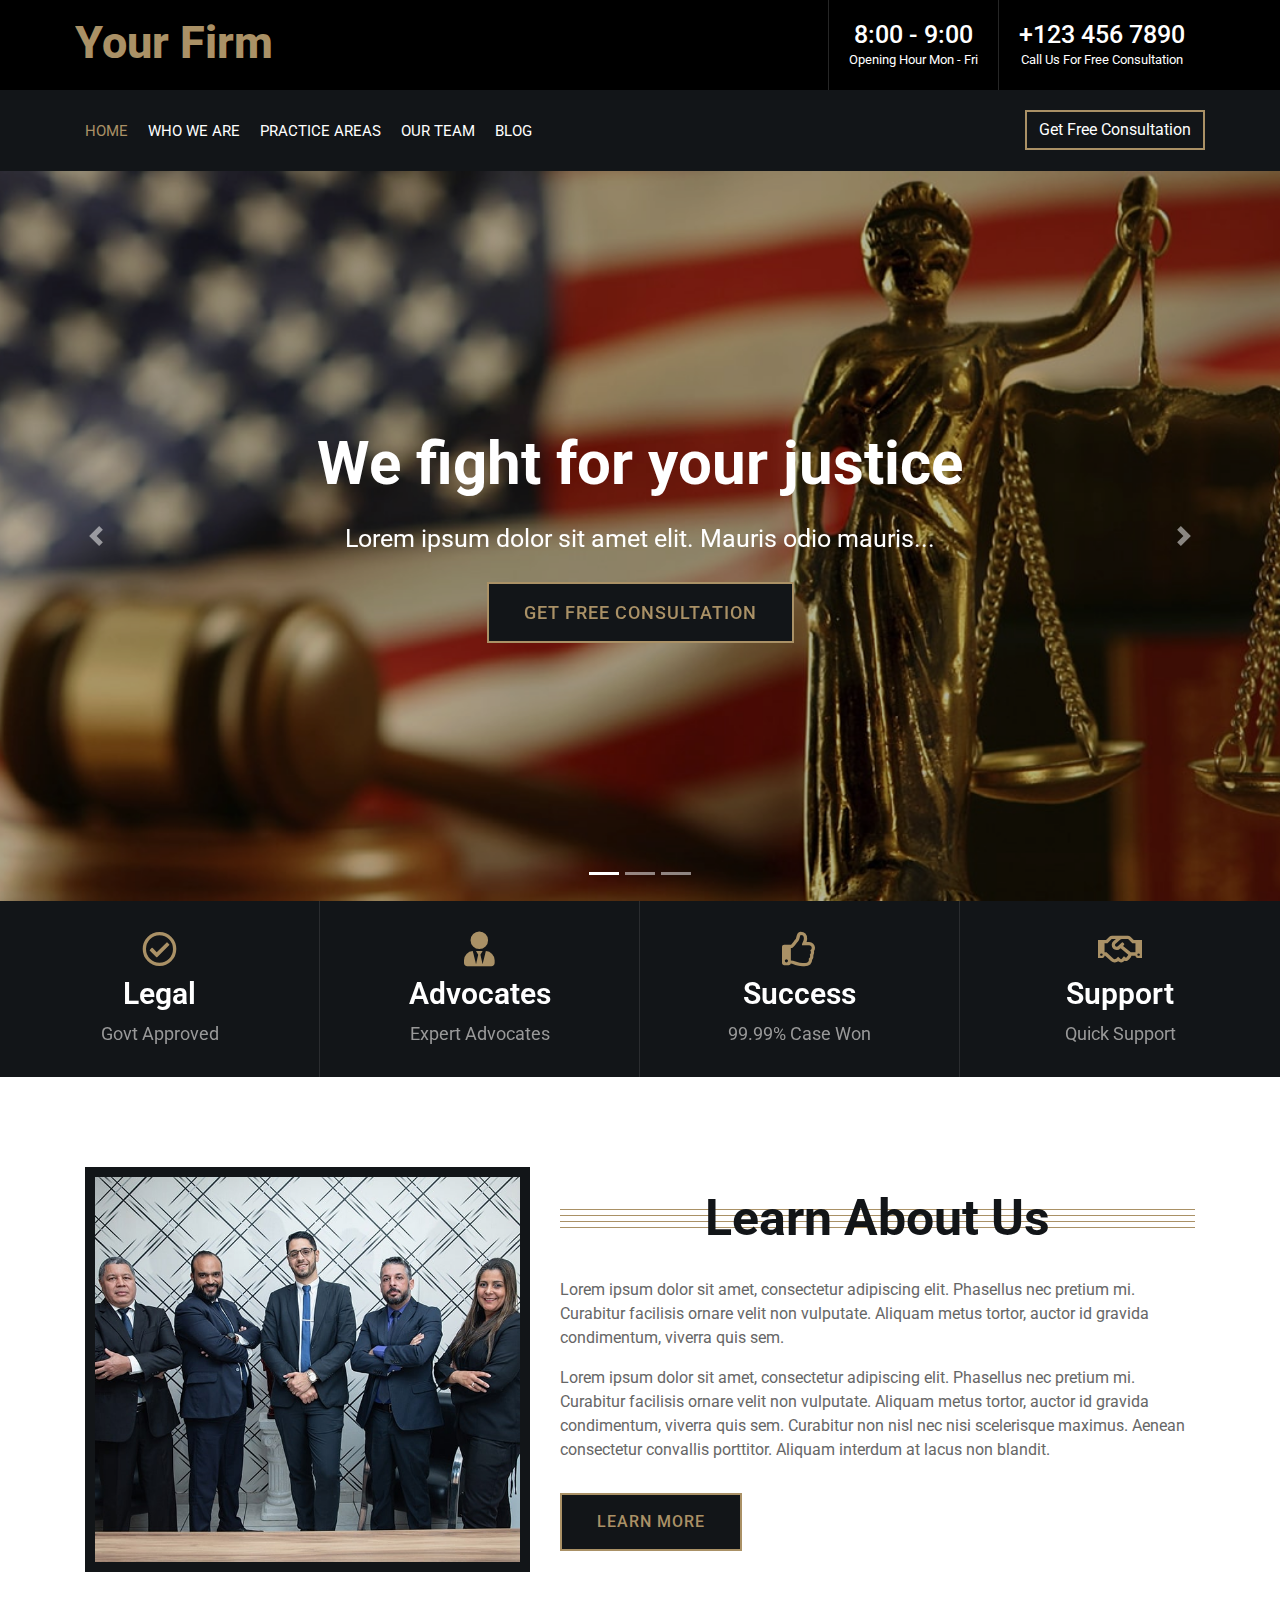
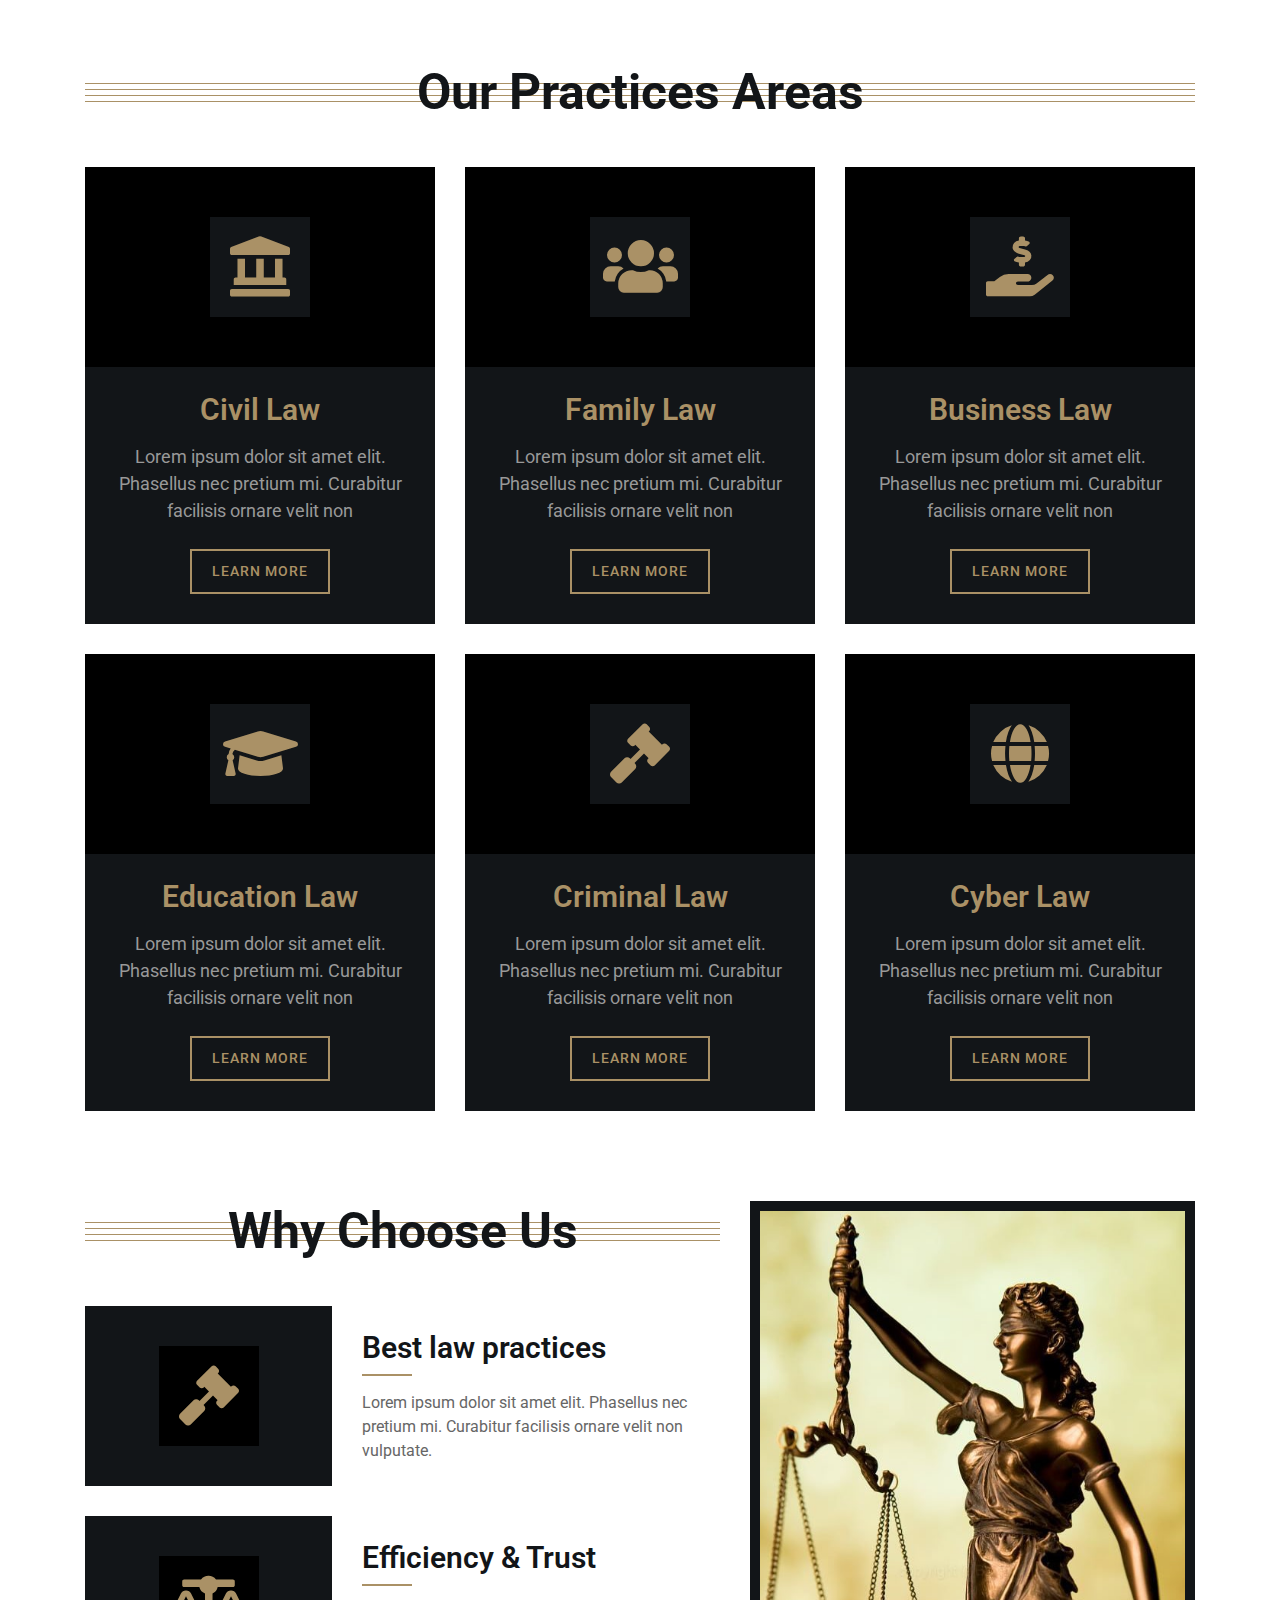
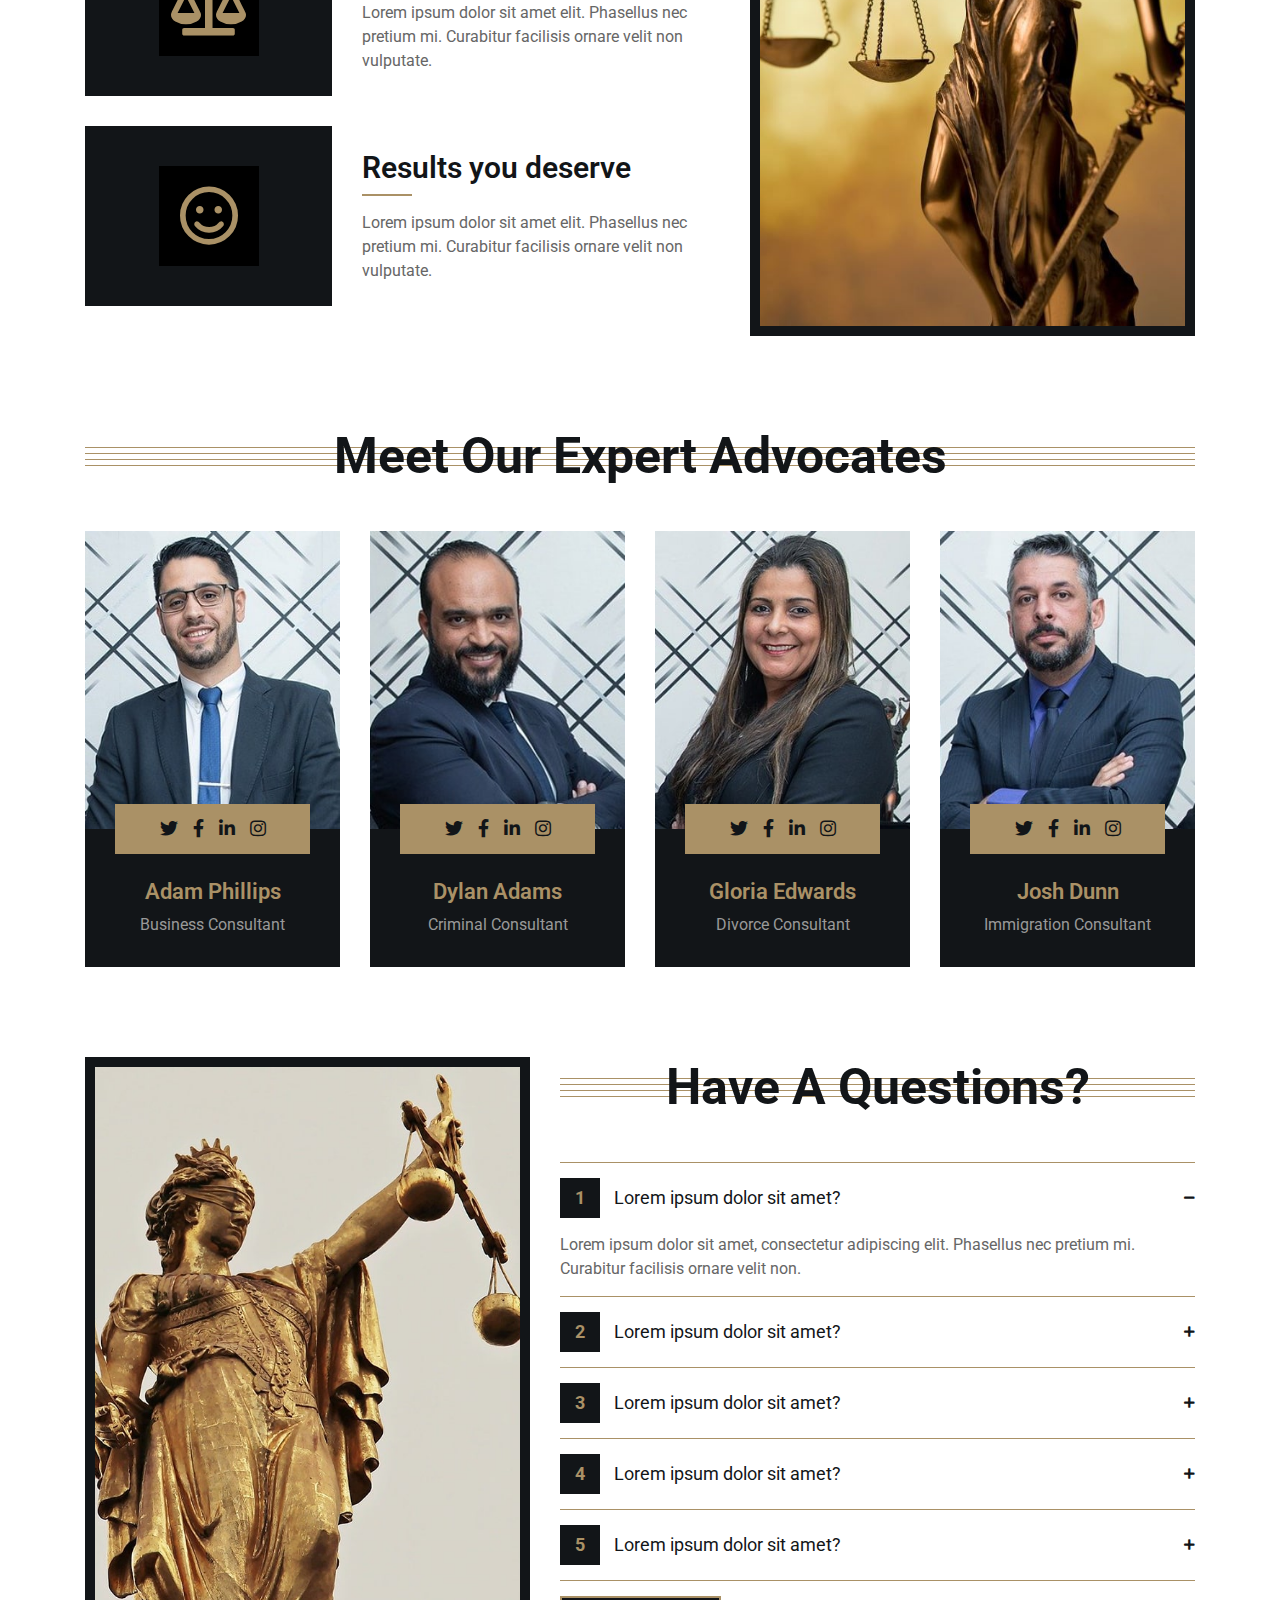
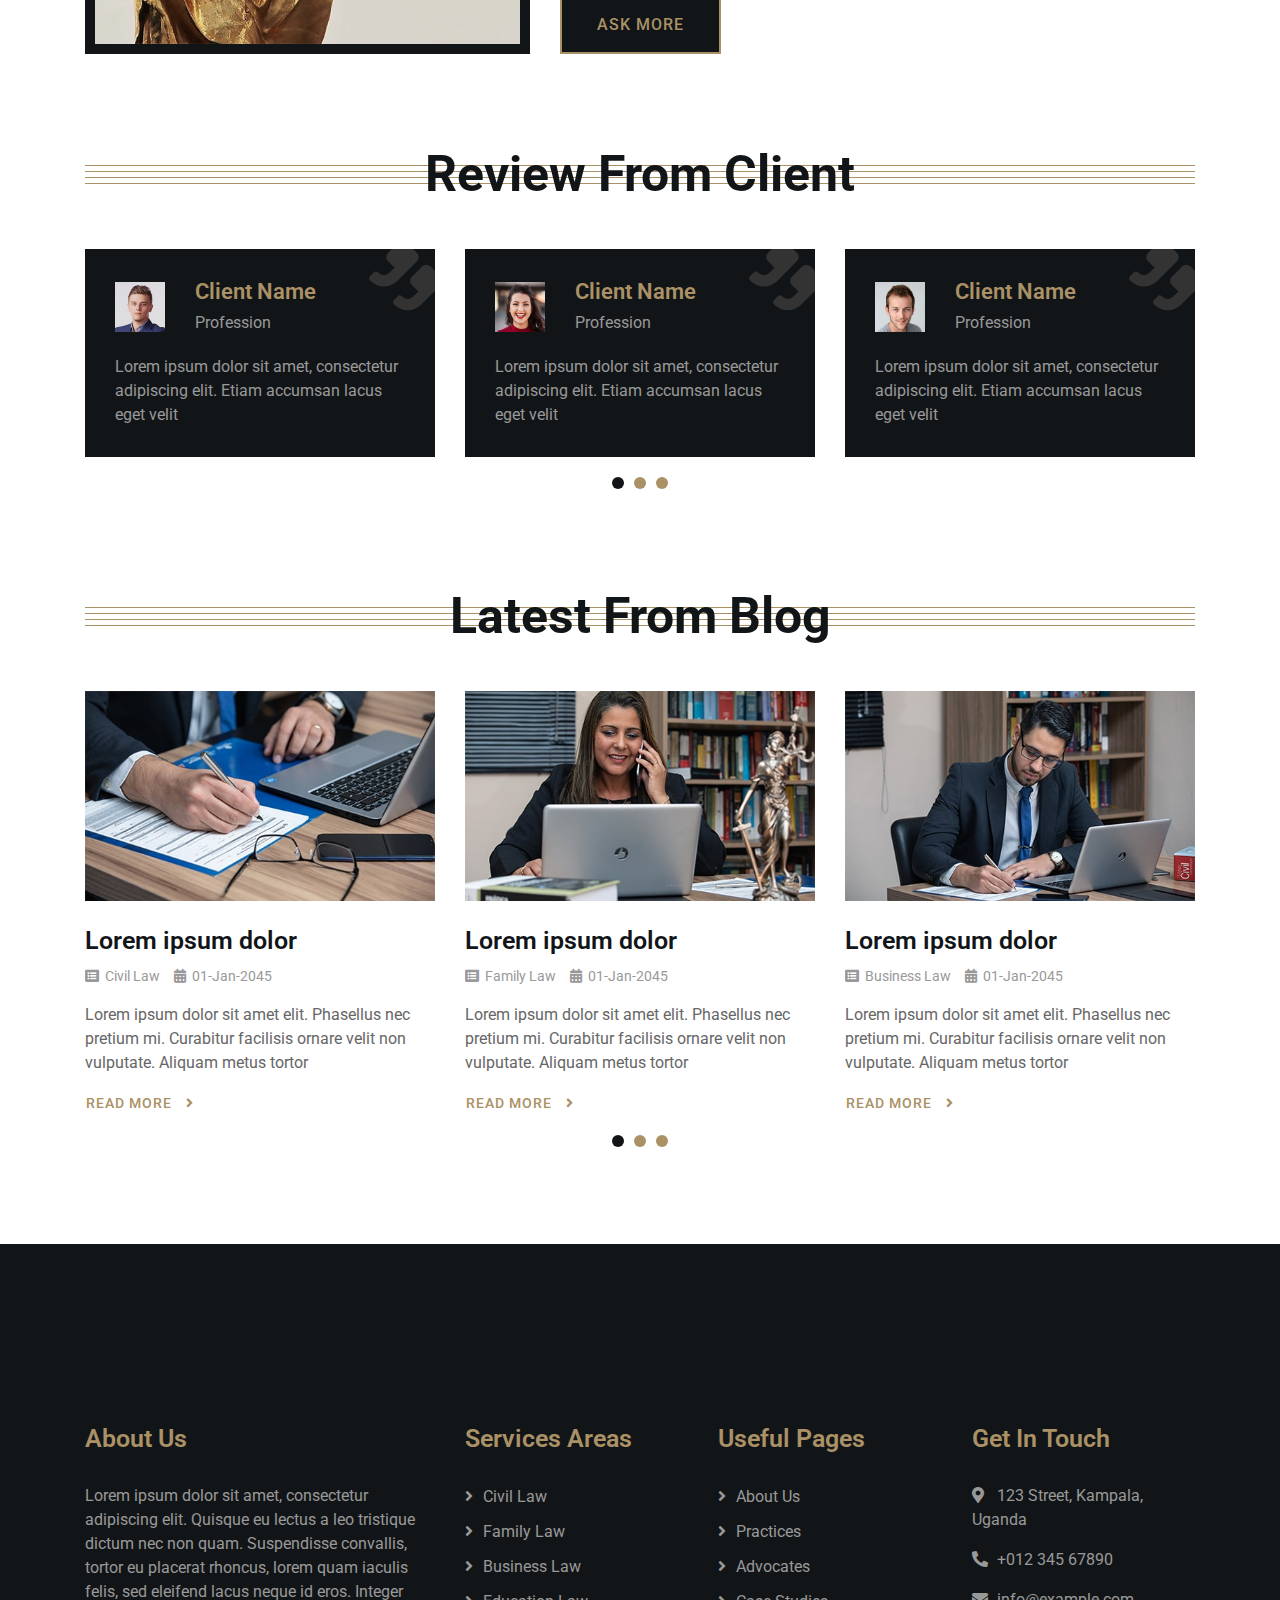
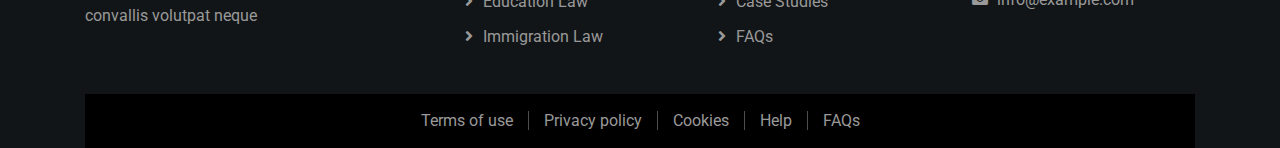
<file: index.html>
<!DOCTYPE html>
<html lang="en">
    <head>
        <meta charset="utf-8">
        <title>LEGAL CONSULTANTS</title>
        <meta content="width=device-width, initial-scale=1.0" name="viewport">
        <meta content="Law Firm Website Template" name="keywords">
        <meta content="Law Firm Website Template" name="description">

        <!-- Favicon -->
        <link href="img/favicon.ico" rel="icon">

        <!-- Google Font -->
        <link href="https://fonts.googleapis.com/css2?family=EB+Garamond:ital,wght@1,600;1,700;1,800&family=Roboto:wght@400;500&display=swap" rel="stylesheet"> 
        
        <!-- CSS Libraries -->
        <link href="https://stackpath.bootstrapcdn.com/bootstrap/4.4.1/css/bootstrap.min.css" rel="stylesheet">
        <link href="https://cdnjs.cloudflare.com/ajax/libs/font-awesome/5.10.0/css/all.min.css" rel="stylesheet">
        <link href="lib/animate/animate.min.css" rel="stylesheet">
        <link href="lib/owlcarousel/assets/owl.carousel.min.css" rel="stylesheet">

        <!-- Template Stylesheet -->
        <link href="css/style.css" rel="stylesheet">
    </head>

    <body>
        <div class="wrapper">
            <!-- Top Bar Start -->
            <div class="top-bar">
                <div class="container-fluid">
                    <div class="row">
                        <div class="col-lg-3">
                            <div class="logo">
                                <a href="index.html">
                                    <h2>Your Firm</h2>
                                    <!-- <img src="img/logo.jpg" alt="Logo"> -->
                                </a>
                            </div>
                        </div>
                        <div class="col-lg-9">
                            <div class="top-bar-right">
                                <div class="text">
                                    <h2>8:00 - 9:00</h2>
                                    <p>Opening Hour Mon - Fri</p>
                                </div>
                                <div class="text">
                                    <h2>+123 456 7890</h2>
                                    <p>Call Us For Free Consultation</p>
                                </div>
                                <!-- <div class="social">
                                    <a href=""><i class="fab fa-twitter"></i></a>
                                    <a href=""><i class="fab fa-facebook-f"></i></a>
                                    <a href=""><i class="fab fa-linkedin-in"></i></a>
                                    <a href=""><i class="fab fa-instagram"></i></a>
                                </div> -->
                            </div>
                        </div>
                    </div>
                </div>
            </div>
            <!-- Top Bar End -->

            <!-- Nav Bar Start -->
            <div class="nav-bar">
                <div class="container-fluid">
                    <nav class="navbar navbar-expand-lg bg-dark navbar-dark">
                        <a href="#" class="navbar-brand">MENU</a>
                        <button type="button" class="navbar-toggler" data-toggle="collapse" data-target="#navbarCollapse">
                            <span class="navbar-toggler-icon"></span>
                        </button>

                        <div class="collapse navbar-collapse justify-content-between" id="navbarCollapse">
                            <div class="navbar-nav mr-auto">
                                <a href="index.html" class="nav-item nav-link active">Home</a>
                                <a href="#about" class="nav-item nav-link">Who We Are</a>
                                <a href="#service" class="nav-item nav-link">Practice Areas</a>
                                <a href="#team" class="nav-item nav-link">Our Team</a>
                                <!-- <a href="portfolio.html" class="nav-item nav-link">Case Studies</a> -->
                                <!-- <div class="nav-item dropdown">
                                    <a href="#" class="nav-link dropdown-toggle" data-toggle="dropdown">Pages</a>
                                    <div class="dropdown-menu">
                                        <a href="blog.html" class="dropdown-item">Blog Page</a>
                                        <a href="single.html" class="dropdown-item">Single Page</a>
                                    </div>
                                </div> -->
                                <a href="#blog" class="nav-item nav-link">Blog</a>
                            </div>
                            <div class="ml-auto">
                                <a class="btn" href="https://www.linkedin.com/in/nassersaazi">Get Free Consultation</a>
                            </div>
                        </div>
                    </nav>
                </div>
            </div>
            <!-- Nav Bar End -->
            
            
            <!-- Carousel Start -->
            <div id="carousel" class="carousel slide" data-ride="carousel">
                <ol class="carousel-indicators">
                    <li data-target="#carousel" data-slide-to="0" class="active"></li>
                    <li data-target="#carousel" data-slide-to="1"></li>
                    <li data-target="#carousel" data-slide-to="2"></li>
                </ol>
                <div class="carousel-inner">
                    <div class="carousel-item active">
                        <img src="img/carousel-1.jpg" alt="Carousel Image">
                        <div class="carousel-caption">
                            <h1 class="animated fadeInLeft">We fight for your justice</h1>
                            <p class="animated fadeInRight">Lorem ipsum dolor sit amet elit. Mauris odio mauris...</p>
                            <a class="btn animated fadeInUp" href="#">Get free consultation</a>
                        </div>
                    </div>

                    <div class="carousel-item">
                        <img src="img/carousel-2.jpg" alt="Carousel Image">
                        <div class="carousel-caption">
                            <h1 class="animated fadeInLeft">We prepared to oppose for you</h1>
                            <p class="animated fadeInRight">Lorem ipsum dolor sit amet elit. Mauris odio mauris...</p>
                            <a class="btn animated fadeInUp" href="#">Get free consultation</a>
                        </div>
                    </div>

                    <div class="carousel-item">
                        <img src="img/carousel-3.jpg" alt="Carousel Image">
                        <div class="carousel-caption">
                            <h1 class="animated fadeInLeft">We fight for your privilege</h1>
                            <p class="animated fadeInRight">Lorem ipsum dolor sit amet elit. Mauris odio mauris...</p>
                            <a class="btn animated fadeInUp" href="#">Get free consultation</a>
                        </div>
                    </div>
                </div>

                <a class="carousel-control-prev" href="#carousel" role="button" data-slide="prev">
                    <span class="carousel-control-prev-icon" aria-hidden="true"></span>
                    <span class="sr-only">Previous</span>
                </a>
                <a class="carousel-control-next" href="#carousel" role="button" data-slide="next">
                    <span class="carousel-control-next-icon" aria-hidden="true"></span>
                    <span class="sr-only">Next</span>
                </a>
            </div>
            <!-- Carousel End -->
            
            
            <!-- Top Feature Start-->
            <div class="feature-top">
                <div class="container-fluid">
                    <div class="row align-items-center">
                        <div class="col-md-3 col-sm-6">
                            <div class="feature-item">
                                <i class="far fa-check-circle"></i>
                                <h3>Legal</h3>
                                <p>Govt Approved</p>
                            </div>
                        </div>
                        <div class="col-md-3 col-sm-6">
                            <div class="feature-item">
                                <i class="fa fa-user-tie"></i>
                                <h3>Advocates</h3>
                                <p>Expert Advocates</p>
                            </div>
                        </div>
                        <div class="col-md-3 col-sm-6">
                            <div class="feature-item">
                                <i class="far fa-thumbs-up"></i>
                                <h3>Success</h3>
                                <p>99.99% Case Won</p>
                            </div>
                        </div>
                        <div class="col-md-3 col-sm-6">
                            <div class="feature-item">
                                <i class="far fa-handshake"></i>
                                <h3>Support</h3>
                                <p>Quick Support</p>
                            </div>
                        </div>
                    </div>
                </div>
            </div>
            <!-- Top Feature End-->
            
            
            <!-- About Start -->
            <div class="about" id="about">
                <div class="container">
                    <div class="row align-items-center">
                        <div class="col-lg-5 col-md-6">
                            <div class="about-img">
                                <img src="img/about.jpg" alt="Image">
                            </div>
                        </div>
                        <div class="col-lg-7 col-md-6" >
                            <div class="section-header">
                                <h2>Learn About Us</h2>
                            </div>
                            <div class="about-text">
                                <p>
                                    Lorem ipsum dolor sit amet, consectetur adipiscing elit. Phasellus nec pretium mi. Curabitur facilisis ornare velit non vulputate. Aliquam metus tortor, auctor id gravida condimentum, viverra quis sem.
                                </p>
                                <p>
                                    Lorem ipsum dolor sit amet, consectetur adipiscing elit. Phasellus nec pretium mi. Curabitur facilisis ornare velit non vulputate. Aliquam metus tortor, auctor id gravida condimentum, viverra quis sem. Curabitur non nisl nec nisi scelerisque maximus. Aenean consectetur convallis porttitor. Aliquam interdum at lacus non blandit.
                                </p>
                                <a class="btn" href="">Learn More</a>
                            </div>
                        </div>
                    </div>
                </div>
            </div>
            <!-- About End -->


            <!-- Service Start -->
            <div class="service" id="service">
                <div class="container">
                    <div class="section-header">
                        <h2>Our Practices Areas</h2>
                    </div>
                    <div class="row">
                        <div class="col-lg-4 col-md-6">
                            <div class="service-item">
                                <div class="service-icon">
                                    <i class="fa fa-landmark"></i>
                                </div>
                                <h3>Civil Law</h3>
                                <p>
                                    Lorem ipsum dolor sit amet elit. Phasellus nec pretium mi. Curabitur facilisis ornare velit non
                                </p>
                                <a class="btn" href="">Learn More</a>
                            </div>
                        </div>
                        <div class="col-lg-4 col-md-6">
                            <div class="service-item">
                                <div class="service-icon">
                                    <i class="fa fa-users"></i>
                                </div>
                                <h3>Family Law</h3>
                                <p>
                                    Lorem ipsum dolor sit amet elit. Phasellus nec pretium mi. Curabitur facilisis ornare velit non
                                </p>
                                <a class="btn" href="">Learn More</a>
                            </div>
                        </div>
                        <div class="col-lg-4 col-md-6">
                            <div class="service-item">
                                <div class="service-icon">
                                    <i class="fa fa-hand-holding-usd"></i>
                                </div>
                                <h3>Business Law</h3>
                                <p>
                                    Lorem ipsum dolor sit amet elit. Phasellus nec pretium mi. Curabitur facilisis ornare velit non
                                </p>
                                <a class="btn" href="">Learn More</a>
                            </div>
                        </div>
                        <div class="col-lg-4 col-md-6">
                            <div class="service-item">
                                <div class="service-icon">
                                    <i class="fa fa-graduation-cap"></i>
                                </div>
                                <h3>Education Law</h3>
                                <p>
                                    Lorem ipsum dolor sit amet elit. Phasellus nec pretium mi. Curabitur facilisis ornare velit non
                                </p>
                                <a class="btn" href="">Learn More</a>
                            </div>
                        </div>
                        <div class="col-lg-4 col-md-6">
                            <div class="service-item">
                                <div class="service-icon">
                                    <i class="fa fa-gavel"></i>
                                </div>
                                <h3>Criminal Law</h3>
                                <p>
                                    Lorem ipsum dolor sit amet elit. Phasellus nec pretium mi. Curabitur facilisis ornare velit non
                                </p>
                                <a class="btn" href="">Learn More</a>
                            </div>
                        </div>
                        <div class="col-lg-4 col-md-6">
                            <div class="service-item">
                                <div class="service-icon">
                                    <i class="fa fa-globe"></i>
                                </div>
                                <h3>Cyber Law</h3>
                                <p>
                                    Lorem ipsum dolor sit amet elit. Phasellus nec pretium mi. Curabitur facilisis ornare velit non
                                </p>
                                <a class="btn" href="">Learn More</a>
                            </div>
                        </div>
                    </div>
                </div>
            </div>
            <!-- Service End -->
            
            
            <!-- Feature Start -->
            <div class="feature">
                <div class="container">
                    <div class="row">
                        <div class="col-md-7">
                            <div class="section-header">
                                <h2>Why Choose Us</h2>
                            </div>
                            <div class="row align-items-center feature-item">
                                <div class="col-5">
                                    <div class="feature-icon">
                                        <i class="fa fa-gavel"></i>
                                    </div>
                                </div>
                                <div class="col-7">
                                    <h3>Best law practices</h3>
                                    <p>
                                        Lorem ipsum dolor sit amet elit. Phasellus nec pretium mi. Curabitur facilisis ornare velit non vulputate.
                                    </p>
                                </div>
                            </div>
                            <div class="row align-items-center feature-item">
                                <div class="col-5">
                                    <div class="feature-icon">
                                        <i class="fa fa-balance-scale"></i>
                                    </div>
                                </div>
                                <div class="col-7">
                                    <h3>Efficiency & Trust</h3>
                                    <p>
                                        Lorem ipsum dolor sit amet elit. Phasellus nec pretium mi. Curabitur facilisis ornare velit non vulputate.
                                    </p>
                                </div>
                            </div>
                            <div class="row align-items-center feature-item">
                                <div class="col-5">
                                    <div class="feature-icon">
                                        <i class="far fa-smile"></i>
                                    </div>
                                </div>
                                <div class="col-7">
                                    <h3>Results you deserve</h3>
                                    <p>
                                        Lorem ipsum dolor sit amet elit. Phasellus nec pretium mi. Curabitur facilisis ornare velit non vulputate.
                                    </p>
                                </div>
                            </div>
                        </div>
                        <div class="col-md-5">
                            <div class="feature-img">
                                <img src="img/feature.jpg" alt="Feature">
                            </div>
                        </div>
                    </div>
                </div>
            </div>
            <!-- Feature End -->
            
            
            <!-- Team Start -->
            <div class="team" id="team">
                <div class="container">
                    <div class="section-header">
                        <h2>Meet Our Expert Advocates</h2>
                    </div>
                    <div class="row">
                        <div class="col-lg-3 col-md-6">
                            <div class="team-item">
                                <div class="team-img">
                                    <img src="img/team-1.jpg" alt="Team Image">
                                </div>
                                <div class="team-text">
                                    <h2>Adam Phillips</h2>
                                    <p>Business Consultant</p>
                                    <div class="team-social">
                                        <a class="social-tw" href=""><i class="fab fa-twitter"></i></a>
                                        <a class="social-fb" href=""><i class="fab fa-facebook-f"></i></a>
                                        <a class="social-li" href=""><i class="fab fa-linkedin-in"></i></a>
                                        <a class="social-in" href=""><i class="fab fa-instagram"></i></a>
                                    </div>
                                </div>
                            </div>
                        </div>
                        <div class="col-lg-3 col-md-6">
                            <div class="team-item">
                                <div class="team-img">
                                    <img src="img/team-2.jpg" alt="Team Image">
                                </div>
                                <div class="team-text">
                                    <h2>Dylan Adams</h2>
                                    <p>Criminal Consultant</p>
                                    <div class="team-social">
                                        <a class="social-tw" href=""><i class="fab fa-twitter"></i></a>
                                        <a class="social-fb" href=""><i class="fab fa-facebook-f"></i></a>
                                        <a class="social-li" href=""><i class="fab fa-linkedin-in"></i></a>
                                        <a class="social-in" href=""><i class="fab fa-instagram"></i></a>
                                    </div>
                                </div>
                            </div>
                        </div>
                        <div class="col-lg-3 col-md-6">
                            <div class="team-item">
                                <div class="team-img">
                                    <img src="img/team-3.jpg" alt="Team Image">
                                </div>
                                <div class="team-text">
                                    <h2>Gloria Edwards</h2>
                                    <p>Divorce Consultant</p>
                                    <div class="team-social">
                                        <a class="social-tw" href=""><i class="fab fa-twitter"></i></a>
                                        <a class="social-fb" href=""><i class="fab fa-facebook-f"></i></a>
                                        <a class="social-li" href=""><i class="fab fa-linkedin-in"></i></a>
                                        <a class="social-in" href=""><i class="fab fa-instagram"></i></a>
                                    </div>
                                </div>
                            </div>
                        </div>
                        <div class="col-lg-3 col-md-6">
                            <div class="team-item">
                                <div class="team-img">
                                    <img src="img/team-4.jpg" alt="Team Image">
                                </div>
                                <div class="team-text">
                                    <h2>Josh Dunn</h2>
                                    <p>Immigration Consultant</p>
                                    <div class="team-social">
                                        <a class="social-tw" href=""><i class="fab fa-twitter"></i></a>
                                        <a class="social-fb" href=""><i class="fab fa-facebook-f"></i></a>
                                        <a class="social-li" href=""><i class="fab fa-linkedin-in"></i></a>
                                        <a class="social-in" href=""><i class="fab fa-instagram"></i></a>
                                    </div>
                                </div>
                            </div>
                        </div>
                    </div>
                </div>
            </div>
            <!-- Team End -->


            <!-- FAQs Start -->
            <div class="faqs">
                <div class="container">
                    <div class="row">
                        <div class="col-md-5">
                            <div class="faqs-img">
                                <img src="img/faqs.jpg" alt="Image">
                            </div>
                        </div>
                        <div class="col-md-7">
                            <div class="section-header">
                                <h2>Have A Questions?</h2>
                            </div>
                            <div id="accordion">
                                <div class="card">
                                    <div class="card-header">
                                        <a class="card-link collapsed" data-toggle="collapse" href="#collapseOne" aria-expanded="true">
                                            <span>1</span> Lorem ipsum dolor sit amet?
                                        </a>
                                    </div>
                                    <div id="collapseOne" class="collapse show" data-parent="#accordion">
                                        <div class="card-body">
                                            Lorem ipsum dolor sit amet, consectetur adipiscing elit. Phasellus nec pretium mi. Curabitur facilisis ornare velit non.
                                        </div>
                                    </div>
                                </div>
                                <div class="card">
                                    <div class="card-header">
                                        <a class="card-link" data-toggle="collapse" href="#collapseTwo">
                                            <span>2</span> Lorem ipsum dolor sit amet?
                                        </a>
                                    </div>
                                    <div id="collapseTwo" class="collapse" data-parent="#accordion">
                                        <div class="card-body">
                                            Lorem ipsum dolor sit amet, consectetur adipiscing elit. Phasellus nec pretium mi. Curabitur facilisis ornare velit non.
                                        </div>
                                    </div>
                                </div>
                                <div class="card">
                                    <div class="card-header">
                                        <a class="card-link" data-toggle="collapse" href="#collapseThree">
                                            <span>3</span> Lorem ipsum dolor sit amet?
                                        </a>
                                    </div>
                                    <div id="collapseThree" class="collapse" data-parent="#accordion">
                                        <div class="card-body">
                                            Lorem ipsum dolor sit amet, consectetur adipiscing elit. Phasellus nec pretium mi. Curabitur facilisis ornare velit non.
                                        </div>
                                    </div>
                                </div>
                                <div class="card">
                                    <div class="card-header">
                                        <a class="card-link" data-toggle="collapse" href="#collapseFour">
                                            <span>4</span> Lorem ipsum dolor sit amet?
                                        </a>
                                    </div>
                                    <div id="collapseFour" class="collapse" data-parent="#accordion">
                                        <div class="card-body">
                                            Lorem ipsum dolor sit amet, consectetur adipiscing elit. Phasellus nec pretium mi. Curabitur facilisis ornare velit non.
                                        </div>
                                    </div>
                                </div>
                                <div class="card">
                                    <div class="card-header">
                                        <a class="card-link" data-toggle="collapse" href="#collapseFive">
                                            <span>5</span> Lorem ipsum dolor sit amet?
                                        </a>
                                    </div>
                                    <div id="collapseFive" class="collapse" data-parent="#accordion">
                                        <div class="card-body">
                                            Lorem ipsum dolor sit amet, consectetur adipiscing elit. Phasellus nec pretium mi. Curabitur facilisis ornare velit non.
                                        </div>
                                    </div>
                                </div> 
                            </div>
                            <a class="btn" href="">Ask more</a>
                        </div>
                    </div>
                </div>
            </div>
            <!-- FAQs End -->


            <!-- Testimonial Start -->
            <div class="testimonial">
                <div class="container">
                    <div class="section-header">
                        <h2>Review From Client</h2>
                    </div>
                    <div class="owl-carousel testimonials-carousel">
                        <div class="testimonial-item">
                            <i class="fa fa-quote-right"></i>
                            <div class="row align-items-center">
                                <div class="col-3">
                                    <img src="img/testimonial-1.jpg" alt="">
                                </div>
                                <div class="col-9">
                                    <h2>Client Name</h2>
                                    <p>Profession</p>
                                </div>
                                <div class="col-12">
                                    <p>
                                        Lorem ipsum dolor sit amet, consectetur adipiscing elit. Etiam accumsan lacus eget velit
                                    </p>
                                </div>
                            </div>
                        </div>
                        <div class="testimonial-item">
                            <i class="fa fa-quote-right"></i>
                            <div class="row align-items-center">
                                <div class="col-3">
                                    <img src="img/testimonial-2.jpg" alt="">
                                </div>
                                <div class="col-9">
                                    <h2>Client Name</h2>
                                    <p>Profession</p>
                                </div>
                                <div class="col-12">
                                    <p>
                                        Lorem ipsum dolor sit amet, consectetur adipiscing elit. Etiam accumsan lacus eget velit
                                    </p>
                                </div>
                            </div>
                        </div>
                        <div class="testimonial-item">
                            <i class="fa fa-quote-right"></i>
                            <div class="row align-items-center">
                                <div class="col-3">
                                    <img src="img/testimonial-3.jpg" alt="">
                                </div>
                                <div class="col-9">
                                    <h2>Client Name</h2>
                                    <p>Profession</p>
                                </div>
                                <div class="col-12">
                                    <p>
                                        Lorem ipsum dolor sit amet, consectetur adipiscing elit. Etiam accumsan lacus eget velit
                                    </p>
                                </div>
                            </div>
                        </div>
                        <div class="testimonial-item">
                            <i class="fa fa-quote-right"></i>
                            <div class="row align-items-center">
                                <div class="col-3">
                                    <img src="img/testimonial-4.jpg" alt="">
                                </div>
                                <div class="col-9">
                                    <h2>Client Name</h2>
                                    <p>Profession</p>
                                </div>
                                <div class="col-12">
                                    <p>
                                        Lorem ipsum dolor sit amet, consectetur adipiscing elit. Etiam accumsan lacus eget velit
                                    </p>
                                </div>
                            </div>
                        </div>
                        <div class="testimonial-item">
                            <i class="fa fa-quote-right"></i>
                            <div class="row align-items-center">
                                <div class="col-3">
                                    <img src="img/testimonial-1.jpg" alt="">
                                </div>
                                <div class="col-9">
                                    <h2>Client Name</h2>
                                    <p>Profession</p>
                                </div>
                                <div class="col-12">
                                    <p>
                                        Lorem ipsum dolor sit amet, consectetur adipiscing elit. Etiam accumsan lacus eget velit
                                    </p>
                                </div>
                            </div>
                        </div>
                        <div class="testimonial-item">
                            <i class="fa fa-quote-right"></i>
                            <div class="row align-items-center">
                                <div class="col-3">
                                    <img src="img/testimonial-2.jpg" alt="">
                                </div>
                                <div class="col-9">
                                    <h2>Client Name</h2>
                                    <p>Profession</p>
                                </div>
                                <div class="col-12">
                                    <p>
                                        Lorem ipsum dolor sit amet, consectetur adipiscing elit. Etiam accumsan lacus eget velit
                                    </p>
                                </div>
                            </div>
                        </div>
                        <div class="testimonial-item">
                            <i class="fa fa-quote-right"></i>
                            <div class="row align-items-center">
                                <div class="col-3">
                                    <img src="img/testimonial-3.jpg" alt="">
                                </div>
                                <div class="col-9">
                                    <h2>Client Name</h2>
                                    <p>Profession</p>
                                </div>
                                <div class="col-12">
                                    <p>
                                        Lorem ipsum dolor sit amet, consectetur adipiscing elit. Etiam accumsan lacus eget velit
                                    </p>
                                </div>
                            </div>
                        </div>
                    </div>
                </div>
            </div>
            <!-- Testimonial End -->


            <!-- Blog Start -->
            <div class="blog" id="blog">
                <div class="container">
                    <div class="section-header">
                        <h2>Latest From Blog</h2>
                    </div>
                    <div class="owl-carousel blog-carousel">
                        <div class="blog-item">
                            <img src="img/blog-1.jpg" alt="Blog">
                            <h3>Lorem ipsum dolor</h3>
                            <div class="meta">
                                <i class="fa fa-list-alt"></i>
                                <a href="">Civil Law</a>
                                <i class="fa fa-calendar-alt"></i>
                                <p>01-Jan-2045</p>
                            </div>
                            <p>
                                Lorem ipsum dolor sit amet elit. Phasellus nec pretium mi. Curabitur facilisis ornare velit non vulputate. Aliquam metus tortor
                            </p>
                            <a class="btn" href="">Read More <i class="fa fa-angle-right"></i></a>
                        </div>
                        <div class="blog-item">
                            <img src="img/blog-2.jpg" alt="Blog">
                            <h3>Lorem ipsum dolor</h3>
                            <div class="meta">
                                <i class="fa fa-list-alt"></i>
                                <a href="">Family Law</a>
                                <i class="fa fa-calendar-alt"></i>
                                <p>01-Jan-2045</p>
                            </div>
                            <p>
                                Lorem ipsum dolor sit amet elit. Phasellus nec pretium mi. Curabitur facilisis ornare velit non vulputate. Aliquam metus tortor
                            </p>
                            <a class="btn" href="">Read More <i class="fa fa-angle-right"></i></a>
                        </div>
                        <div class="blog-item">
                            <img src="img/blog-3.jpg" alt="Blog">
                            <h3>Lorem ipsum dolor</h3>
                            <div class="meta">
                                <i class="fa fa-list-alt"></i>
                                <a href="">Business Law</a>
                                <i class="fa fa-calendar-alt"></i>
                                <p>01-Jan-2045</p>
                            </div>
                            <p>
                                Lorem ipsum dolor sit amet elit. Phasellus nec pretium mi. Curabitur facilisis ornare velit non vulputate. Aliquam metus tortor
                            </p>
                            <a class="btn" href="">Read More <i class="fa fa-angle-right"></i></a>
                        </div>
                        <div class="blog-item">
                            <img src="img/blog-1.jpg" alt="Blog">
                            <h3>Lorem ipsum dolor</h3>
                            <div class="meta">
                                <i class="fa fa-list-alt"></i>
                                <a href="">Education Law</a>
                                <i class="fa fa-calendar-alt"></i>
                                <p>01-Jan-2045</p>
                            </div>
                            <p>
                                Lorem ipsum dolor sit amet elit. Phasellus nec pretium mi. Curabitur facilisis ornare velit non vulputate. Aliquam metus tortor
                            </p>
                            <a class="btn" href="">Read More <i class="fa fa-angle-right"></i></a>
                        </div>
                        <div class="blog-item">
                            <img src="img/blog-2.jpg" alt="Blog">
                            <h3>Lorem ipsum dolor</h3>
                            <div class="meta">
                                <i class="fa fa-list-alt"></i>
                                <a href="">Criminal Law</a>
                                <i class="fa fa-calendar-alt"></i>
                                <p>01-Jan-2045</p>
                            </div>
                            <p>
                                Lorem ipsum dolor sit amet elit. Phasellus nec pretium mi. Curabitur facilisis ornare velit non vulputate. Aliquam metus tortor
                            </p>
                            <a class="btn" href="">Read More <i class="fa fa-angle-right"></i></a>
                        </div>
                        <div class="blog-item">
                            <img src="img/blog-3.jpg" alt="Blog">
                            <h3>Lorem ipsum dolor</h3>
                            <div class="meta">
                                <i class="fa fa-list-alt"></i>
                                <a href="">Cyber Law</a>
                                <i class="fa fa-calendar-alt"></i>
                                <p>01-Jan-2045</p>
                            </div>
                            <p>
                                Lorem ipsum dolor sit amet elit. Phasellus nec pretium mi. Curabitur facilisis ornare velit non vulputate. Aliquam metus tortor
                            </p>
                            <a class="btn" href="">Read More <i class="fa fa-angle-right"></i></a>
                        </div>
                        <div class="blog-item">
                            <img src="img/blog-1.jpg" alt="Blog">
                            <h3>Lorem ipsum dolor</h3>
                            <div class="meta">
                                <i class="fa fa-list-alt"></i>
                                <a href="">Business Law</a>
                                <i class="fa fa-calendar-alt"></i>
                                <p>01-Jan-2045</p>
                            </div>
                            <p>
                                Lorem ipsum dolor sit amet elit. Phasellus nec pretium mi. Curabitur facilisis ornare velit non vulputate. Aliquam metus tortor
                            </p>
                            <a class="btn" href="">Read More <i class="fa fa-angle-right"></i></a>
                        </div>
                    </div>
                </div>
            </div>
            <!-- Blog End -->
            
            
            <!-- Newsletter Start -->
            <!-- <div class="newsletter">
                <div class="container">
                    <div class="section-header">
                        <h2>Subscribe Our Newsletter</h2>
                    </div>
                    <div class="form">
                        <input class="form-control" placeholder="Email here">
                        <button class="btn">Submit</button>
                    </div>
                </div>
            </div> -->
            <!-- Newsletter End -->


            <!-- Footer Start -->
            <div class="footer">
                <div class="container">
                    <div class="row">
                        <div class="col-md-6 col-lg-4">
                            <div class="footer-about">
                                <h2>About Us</h2>
                                <p>
                                    Lorem ipsum dolor sit amet, consectetur adipiscing elit. Quisque eu lectus a leo tristique dictum nec non quam. Suspendisse convallis, tortor eu placerat rhoncus, lorem quam iaculis felis, sed eleifend lacus neque id eros. Integer convallis volutpat neque
                                </p>
                            </div>
                        </div>
                        <div class="col-md-6 col-lg-8">
                            <div class="row">
                        <div class="col-md-6 col-lg-4">
                            <div class="footer-link">
                                <h2>Services Areas</h2>
                                <a href="">Civil Law</a>
                                <a href="">Family Law</a>
                                <a href="">Business Law</a>
                                <a href="">Education Law</a>
                                <a href="">Immigration Law</a>
                            </div>
                        </div>
                        <div class="col-md-6 col-lg-4">
                            <div class="footer-link">
                                <h2>Useful Pages</h2>
                                <a href="">About Us</a>
                                <a href="">Practices</a>
                                <a href="">Advocates</a>
                                <a href="">Case Studies</a>
                                <a href="">FAQs</a>
                            </div>
                        </div>
                        <div class="col-md-6 col-lg-4">
                            <div class="footer-contact">
                                <h2>Get In Touch</h2>
                                <p><i class="fa fa-map-marker-alt"></i>123 Street, Kampala, Uganda</p>
                                <p><i class="fa fa-phone-alt"></i>+012 345 67890</p>
                                <p><i class="fa fa-envelope"></i>info@example.com</p>
                                <!-- <div class="footer-social">
                                    <a href=""><i class="fab fa-twitter"></i></a>
                                    <a href=""><i class="fab fa-facebook-f"></i></a>
                                    <a href=""><i class="fab fa-youtube"></i></a>
                                    <a href=""><i class="fab fa-instagram"></i></a>
                                    <a href=""><i class="fab fa-linkedin-in"></i></a>
                                </div> -->
                            </div>
                        </div>
                        </div>
                    </div>
                    </div>
                </div>
                <div class="container footer-menu">
                    <div class="f-menu">
                        <a href="">Terms of use</a>
                        <a href="">Privacy policy</a>
                        <a href="">Cookies</a>
                        <a href="">Help</a>
                        <a href="">FAQs</a>
                    </div>
                </div>
                <!-- <div class="container copyright">
                    <div class="row">
                        <div class="col-md-6">
                            <p>&copy; <a href="https://htmlcodex.com/law-firm-website-template">Cyber Advocates Ltd.</a>, All Right Reserved.</p>
                        </div>
                        <div class="col-md-6">
                            <p>Designed By <a href="https://htmlcodex.com">Cyber Advocates Ltd.</a></p>
                        </div>
                    </div>
                </div> -->
            </div>
            <!-- Footer End -->
            
            <a href="#" class="back-to-top"><i class="fa fa-chevron-up"></i></a>
        </div>

        <!-- JavaScript Libraries -->
        <script src="https://code.jquery.com/jquery-3.4.1.min.js"></script>
        <script src="https://stackpath.bootstrapcdn.com/bootstrap/4.4.1/js/bootstrap.bundle.min.js"></script>
        <script src="lib/easing/easing.min.js"></script>
        <script src="lib/owlcarousel/owl.carousel.min.js"></script>
        <script src="lib/isotope/isotope.pkgd.min.js"></script>

        <!-- Template Javascript -->
        <script src="js/main.js"></script>
    </body>
</html>
</file>
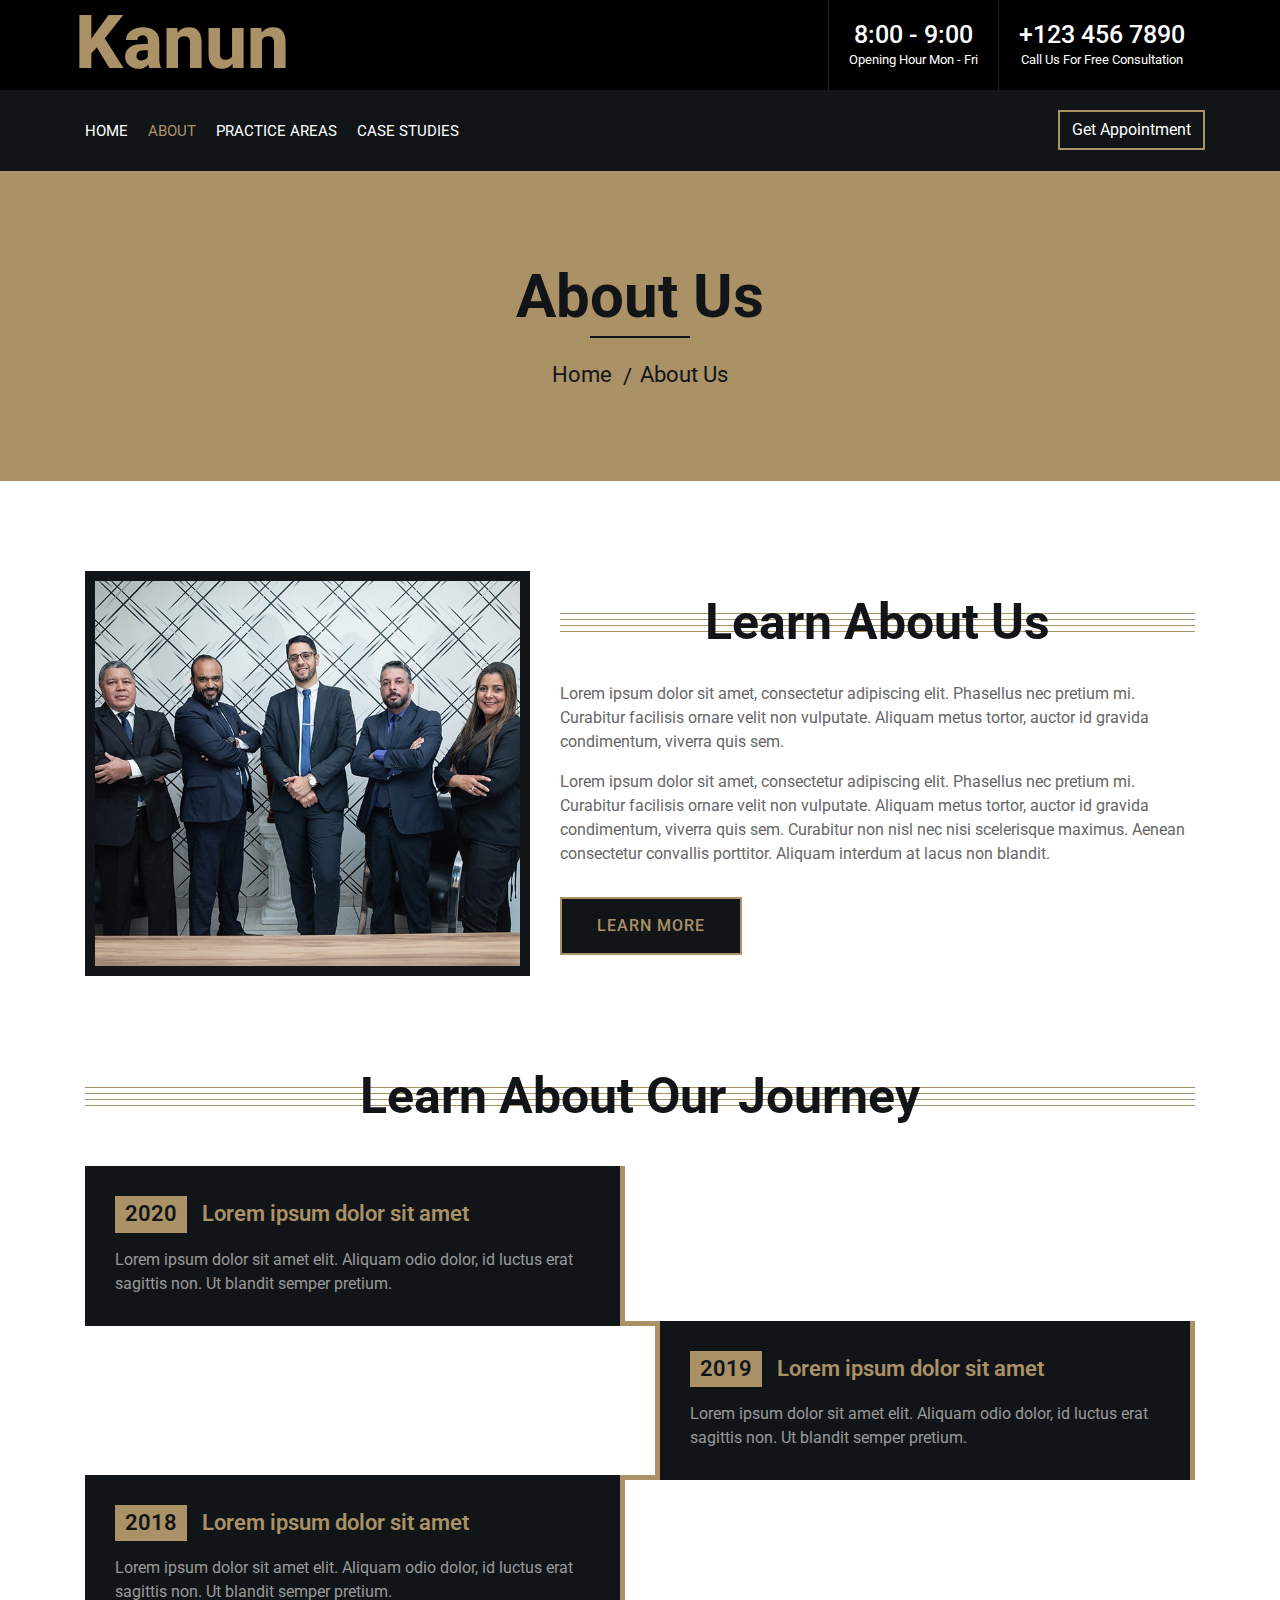
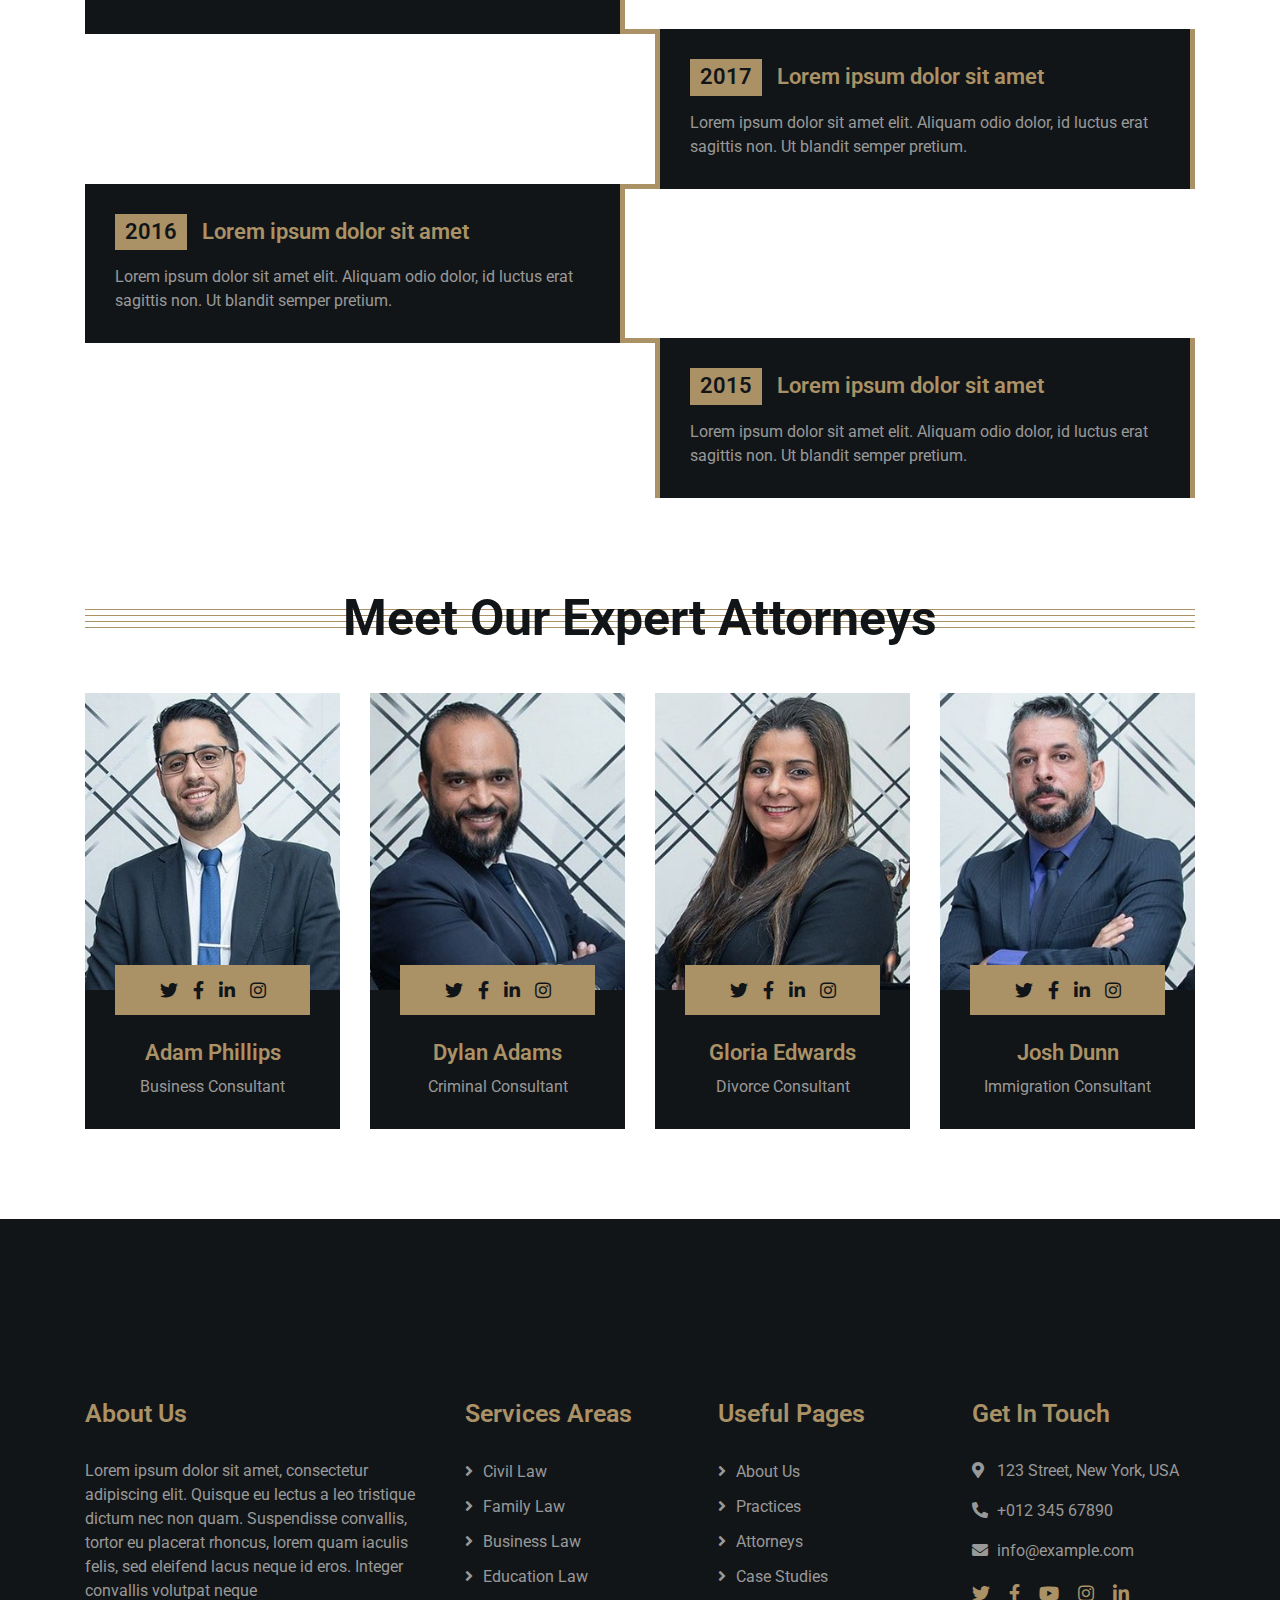
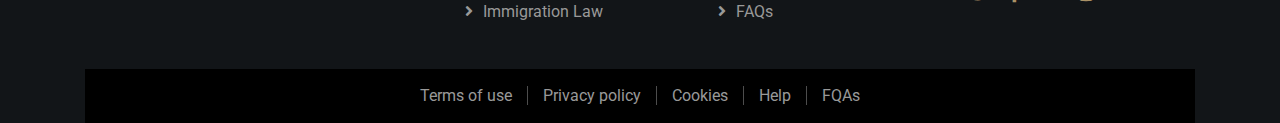
<file: about.html>
<!DOCTYPE html>
<html lang="en">
    <head>
        <meta charset="utf-8">
        <title>Kanun - Law Firm Website Template</title>
        <meta content="width=device-width, initial-scale=1.0" name="viewport">
        <meta content="Law Firm Website Template" name="keywords">
        <meta content="Law Firm Website Template" name="description">

        <!-- Favicon -->
        <link href="img/favicon.ico" rel="icon">

        <!-- Google Font -->
        <link href="https://fonts.googleapis.com/css2?family=EB+Garamond:ital,wght@1,600;1,700;1,800&family=Roboto:wght@400;500&display=swap" rel="stylesheet"> 
        
        <!-- CSS Libraries -->
        <link href="https://stackpath.bootstrapcdn.com/bootstrap/4.4.1/css/bootstrap.min.css" rel="stylesheet">
        <link href="https://cdnjs.cloudflare.com/ajax/libs/font-awesome/5.10.0/css/all.min.css" rel="stylesheet">
        <link href="lib/animate/animate.min.css" rel="stylesheet">
        <link href="lib/owlcarousel/assets/owl.carousel.min.css" rel="stylesheet">

        <!-- Template Stylesheet -->
        <link href="css/style.css" rel="stylesheet">
    </head>

    <body>
        <div class="wrapper">
            <!-- Top Bar Start -->
            <div class="top-bar">
                <div class="container-fluid">
                    <div class="row">
                        <div class="col-lg-3">
                            <div class="logo">
                                <a href="index.html">
                                    <h1>Kanun</h1>
                                    <!-- <img src="img/logo.jpg" alt="Logo"> -->
                                </a>
                            </div>
                        </div>
                        <div class="col-lg-9">
                            <div class="top-bar-right">
                                <div class="text">
                                    <h2>8:00 - 9:00</h2>
                                    <p>Opening Hour Mon - Fri</p>
                                </div>
                                <div class="text">
                                    <h2>+123 456 7890</h2>
                                    <p>Call Us For Free Consultation</p>
                                </div>
                                <!-- <div class="social">
                                    <a href=""><i class="fab fa-twitter"></i></a>
                                    <a href=""><i class="fab fa-facebook-f"></i></a>
                                    <a href=""><i class="fab fa-linkedin-in"></i></a>
                                    <a href=""><i class="fab fa-instagram"></i></a>
                                </div> -->
                            </div>
                        </div>
                    </div>
                </div>
            </div>
            <!-- Top Bar End -->

            <!-- Nav Bar Start -->
            <div class="nav-bar">
                <div class="container-fluid">
                    <nav class="navbar navbar-expand-lg bg-dark navbar-dark">
                        <a href="#" class="navbar-brand">MENU</a>
                        <button type="button" class="navbar-toggler" data-toggle="collapse" data-target="#navbarCollapse">
                            <span class="navbar-toggler-icon"></span>
                        </button>

                        <div class="collapse navbar-collapse justify-content-between" id="navbarCollapse">
                            <div class="navbar-nav mr-auto">
                                <a href="index.html" class="nav-item nav-link">Home</a>
                                <a href="about.html" class="nav-item nav-link active">About</a>
                                <a href="service.html" class="nav-item nav-link">Practice Areas</a>
                                <a href="portfolio.html" class="nav-item nav-link">Case Studies</a>
                                <!-- <a href="team.html" class="nav-item nav-link">Attorneys</a>
                                <div class="nav-item dropdown">
                                    <a href="#" class="nav-link dropdown-toggle" data-toggle="dropdown">Pages</a>
                                    <div class="dropdown-menu">
                                        <a href="single-page.html" class="dropdown-item">Blog Page</a>
                                        <a href="#" class="dropdown-item">Single Page</a>
                                    </div>
                                </div> -->
                                <!-- <a href="contact.html" class="nav-item nav-link">Contact</a> -->
                            </div>
                            <div class="ml-auto">
                                <a class="btn" href="contact.html">Get Appointment</a>
                            </div>
                        </div>
                    </nav>
                </div>
            </div>
            <!-- Nav Bar End -->
            
            
            <!-- Page Header Start -->
            <div class="page-header">
                <div class="container">
                    <div class="row">
                        <div class="col-12">
                            <h2>About Us</h2>
                        </div>
                        <div class="col-12">
                            <a href="">Home</a>
                            <a href="">About Us</a>
                        </div>
                    </div>
                </div>
            </div>
            <!-- Page Header End -->


            <!-- About Start -->
            <div class="about">
                <div class="container">
                    <div class="row align-items-center">
                        <div class="col-lg-5 col-md-6">
                            <div class="about-img">
                                <img src="img/about.jpg" alt="Image">
                            </div>
                        </div>
                        <div class="col-lg-7 col-md-6">
                            <div class="section-header">
                                <h2>Learn About Us</h2>
                            </div>
                            <div class="about-text">
                                <p>
                                    Lorem ipsum dolor sit amet, consectetur adipiscing elit. Phasellus nec pretium mi. Curabitur facilisis ornare velit non vulputate. Aliquam metus tortor, auctor id gravida condimentum, viverra quis sem.
                                </p>
                                <p>
                                    Lorem ipsum dolor sit amet, consectetur adipiscing elit. Phasellus nec pretium mi. Curabitur facilisis ornare velit non vulputate. Aliquam metus tortor, auctor id gravida condimentum, viverra quis sem. Curabitur non nisl nec nisi scelerisque maximus. Aenean consectetur convallis porttitor. Aliquam interdum at lacus non blandit.
                                </p>
                                <a class="btn" href="">Learn More</a>
                            </div>
                        </div>
                    </div>
                </div>
            </div>
            <!-- About End -->


            <!-- Timeline Start -->
            <div class="timeline">
                <div class="container">
                    <div class="section-header">
                        <h2>Learn About Our Journey</h2>
                    </div>
                    <div class="timeline-start">
                        <div class="timeline-container left">
                            <div class="timeline-content">
                                <h2><span>2020</span>Lorem ipsum dolor sit amet</h2>
                                <p>
                                    Lorem ipsum dolor sit amet elit. Aliquam odio dolor, id luctus erat sagittis non. Ut blandit semper pretium.
                                </p>
                            </div>
                        </div>
                        <div class="timeline-container right">
                            <div class="timeline-content">
                                <h2><span>2019</span>Lorem ipsum dolor sit amet</h2>
                                <p>
                                    Lorem ipsum dolor sit amet elit. Aliquam odio dolor, id luctus erat sagittis non. Ut blandit semper pretium.
                                </p>
                            </div>
                        </div>
                        <div class="timeline-container left">
                            <div class="timeline-content">
                                <h2><span>2018</span>Lorem ipsum dolor sit amet</h2>
                                <p>
                                    Lorem ipsum dolor sit amet elit. Aliquam odio dolor, id luctus erat sagittis non. Ut blandit semper pretium.
                                </p>
                            </div>
                        </div>
                        <div class="timeline-container right">
                            <div class="timeline-content">
                                <h2><span>2017</span>Lorem ipsum dolor sit amet</h2>
                                <p>
                                    Lorem ipsum dolor sit amet elit. Aliquam odio dolor, id luctus erat sagittis non. Ut blandit semper pretium.
                                </p>
                            </div>
                        </div>
                        <div class="timeline-container left">
                            <div class="timeline-content">
                                <h2><span>2016</span>Lorem ipsum dolor sit amet</h2>
                                <p>
                                    Lorem ipsum dolor sit amet elit. Aliquam odio dolor, id luctus erat sagittis non. Ut blandit semper pretium.
                                </p>
                            </div>
                        </div>
                        <div class="timeline-container right">
                            <div class="timeline-content">
                                <h2><span>2015</span>Lorem ipsum dolor sit amet</h2>
                                <p>
                                    Lorem ipsum dolor sit amet elit. Aliquam odio dolor, id luctus erat sagittis non. Ut blandit semper pretium.
                                </p>
                            </div>
                        </div>
                    </div>
                </div>
            </div>
            <!-- Timeline End -->


            <!-- Team Start -->
            <div class="team">
                <div class="container">
                    <div class="section-header">
                        <h2>Meet Our Expert Attorneys</h2>
                    </div>
                    <div class="row">
                        <div class="col-lg-3 col-md-6">
                            <div class="team-item">
                                <div class="team-img">
                                    <img src="img/team-1.jpg" alt="Team Image">
                                </div>
                                <div class="team-text">
                                    <h2>Adam Phillips</h2>
                                    <p>Business Consultant</p>
                                    <div class="team-social">
                                        <a class="social-tw" href=""><i class="fab fa-twitter"></i></a>
                                        <a class="social-fb" href=""><i class="fab fa-facebook-f"></i></a>
                                        <a class="social-li" href=""><i class="fab fa-linkedin-in"></i></a>
                                        <a class="social-in" href=""><i class="fab fa-instagram"></i></a>
                                    </div>
                                </div>
                            </div>
                        </div>
                        <div class="col-lg-3 col-md-6">
                            <div class="team-item">
                                <div class="team-img">
                                    <img src="img/team-2.jpg" alt="Team Image">
                                </div>
                                <div class="team-text">
                                    <h2>Dylan Adams</h2>
                                    <p>Criminal Consultant</p>
                                    <div class="team-social">
                                        <a class="social-tw" href=""><i class="fab fa-twitter"></i></a>
                                        <a class="social-fb" href=""><i class="fab fa-facebook-f"></i></a>
                                        <a class="social-li" href=""><i class="fab fa-linkedin-in"></i></a>
                                        <a class="social-in" href=""><i class="fab fa-instagram"></i></a>
                                    </div>
                                </div>
                            </div>
                        </div>
                        <div class="col-lg-3 col-md-6">
                            <div class="team-item">
                                <div class="team-img">
                                    <img src="img/team-3.jpg" alt="Team Image">
                                </div>
                                <div class="team-text">
                                    <h2>Gloria Edwards</h2>
                                    <p>Divorce Consultant</p>
                                    <div class="team-social">
                                        <a class="social-tw" href=""><i class="fab fa-twitter"></i></a>
                                        <a class="social-fb" href=""><i class="fab fa-facebook-f"></i></a>
                                        <a class="social-li" href=""><i class="fab fa-linkedin-in"></i></a>
                                        <a class="social-in" href=""><i class="fab fa-instagram"></i></a>
                                    </div>
                                </div>
                            </div>
                        </div>
                        <div class="col-lg-3 col-md-6">
                            <div class="team-item">
                                <div class="team-img">
                                    <img src="img/team-4.jpg" alt="Team Image">
                                </div>
                                <div class="team-text">
                                    <h2>Josh Dunn</h2>
                                    <p>Immigration Consultant</p>
                                    <div class="team-social">
                                        <a class="social-tw" href=""><i class="fab fa-twitter"></i></a>
                                        <a class="social-fb" href=""><i class="fab fa-facebook-f"></i></a>
                                        <a class="social-li" href=""><i class="fab fa-linkedin-in"></i></a>
                                        <a class="social-in" href=""><i class="fab fa-instagram"></i></a>
                                    </div>
                                </div>
                            </div>
                        </div>
                    </div>
                </div>
            </div>
            <!-- Team End -->


            <!-- newsletter start -->
            <!-- <div class="newsletter">
                <div class="container">
                    <div class="section-header">
                        <h2>subscribe our newsletter</h2>
                    </div>
                    <div class="form">
                        <input class="form-control" placeholder="email here">
                        <button class="btn">submit</button>
                    </div>
                </div>
            </div> -->
            <!-- Newsletter End -->


            <!-- Footer Start -->
            <div class="footer">
                <div class="container">
                    <div class="row">
                        <div class="col-md-6 col-lg-4">
                            <div class="footer-about">
                                <h2>About Us</h2>
                                <p>
                                    Lorem ipsum dolor sit amet, consectetur adipiscing elit. Quisque eu lectus a leo tristique dictum nec non quam. Suspendisse convallis, tortor eu placerat rhoncus, lorem quam iaculis felis, sed eleifend lacus neque id eros. Integer convallis volutpat neque
                                </p>
                            </div>
                        </div>
                        <div class="col-md-6 col-lg-8">
                            <div class="row">
                        <div class="col-md-6 col-lg-4">
                            <div class="footer-link">
                                <h2>Services Areas</h2>
                                <a href="">Civil Law</a>
                                <a href="">Family Law</a>
                                <a href="">Business Law</a>
                                <a href="">Education Law</a>
                                <a href="">Immigration Law</a>
                            </div>
                        </div>
                        <div class="col-md-6 col-lg-4">
                            <div class="footer-link">
                                <h2>Useful Pages</h2>
                                <a href="">About Us</a>
                                <a href="">Practices</a>
                                <a href="">Attorneys</a>
                                <a href="">Case Studies</a>
                                <a href="">FAQs</a>
                            </div>
                        </div>
                        <div class="col-md-6 col-lg-4">
                            <div class="footer-contact">
                                <h2>Get In Touch</h2>
                                <p><i class="fa fa-map-marker-alt"></i>123 Street, New York, USA</p>
                                <p><i class="fa fa-phone-alt"></i>+012 345 67890</p>
                                <p><i class="fa fa-envelope"></i>info@example.com</p>
                                <div class="footer-social">
                                    <a href=""><i class="fab fa-twitter"></i></a>
                                    <a href=""><i class="fab fa-facebook-f"></i></a>
                                    <a href=""><i class="fab fa-youtube"></i></a>
                                    <a href=""><i class="fab fa-instagram"></i></a>
                                    <a href=""><i class="fab fa-linkedin-in"></i></a>
                                </div>
                            </div>
                        </div>
                        </div>
                    </div>
                    </div>
                </div>
                <div class="container footer-menu">
                    <div class="f-menu">
                        <a href="">Terms of use</a>
                        <a href="">Privacy policy</a>
                        <a href="">Cookies</a>
                        <a href="">Help</a>
                        <a href="">FQAs</a>
                    </div>
                </div>
                <!-- <div class="container copyright">
                    <div class="row">
                        <div class="col-md-6">
                            <p>&copy; <a href="https://htmlcodex.com/law-firm-website-template">HTML Codex</a>, All Right Reserved.</p>
                        </div>
                        <div class="col-md-6">
                            <p>Designed By <a href="https://htmlcodex.com">HTML Codex</a></p>
                        </div>
                    </div> -->
                </div>
            </div>
            <!-- Footer End -->
            
            <a href="#" class="back-to-top"><i class="fa fa-chevron-up"></i></a>
        </div>

        <!-- JavaScript Libraries -->
        <script src="https://code.jquery.com/jquery-3.4.1.min.js"></script>
        <script src="https://stackpath.bootstrapcdn.com/bootstrap/4.4.1/js/bootstrap.bundle.min.js"></script>
        <script src="lib/easing/easing.min.js"></script>
        <script src="lib/owlcarousel/owl.carousel.min.js"></script>
        <script src="lib/isotope/isotope.pkgd.min.js"></script>

        <!-- Template Javascript -->
        <script src="js/main.js"></script>
    </body>
</html>
</file>
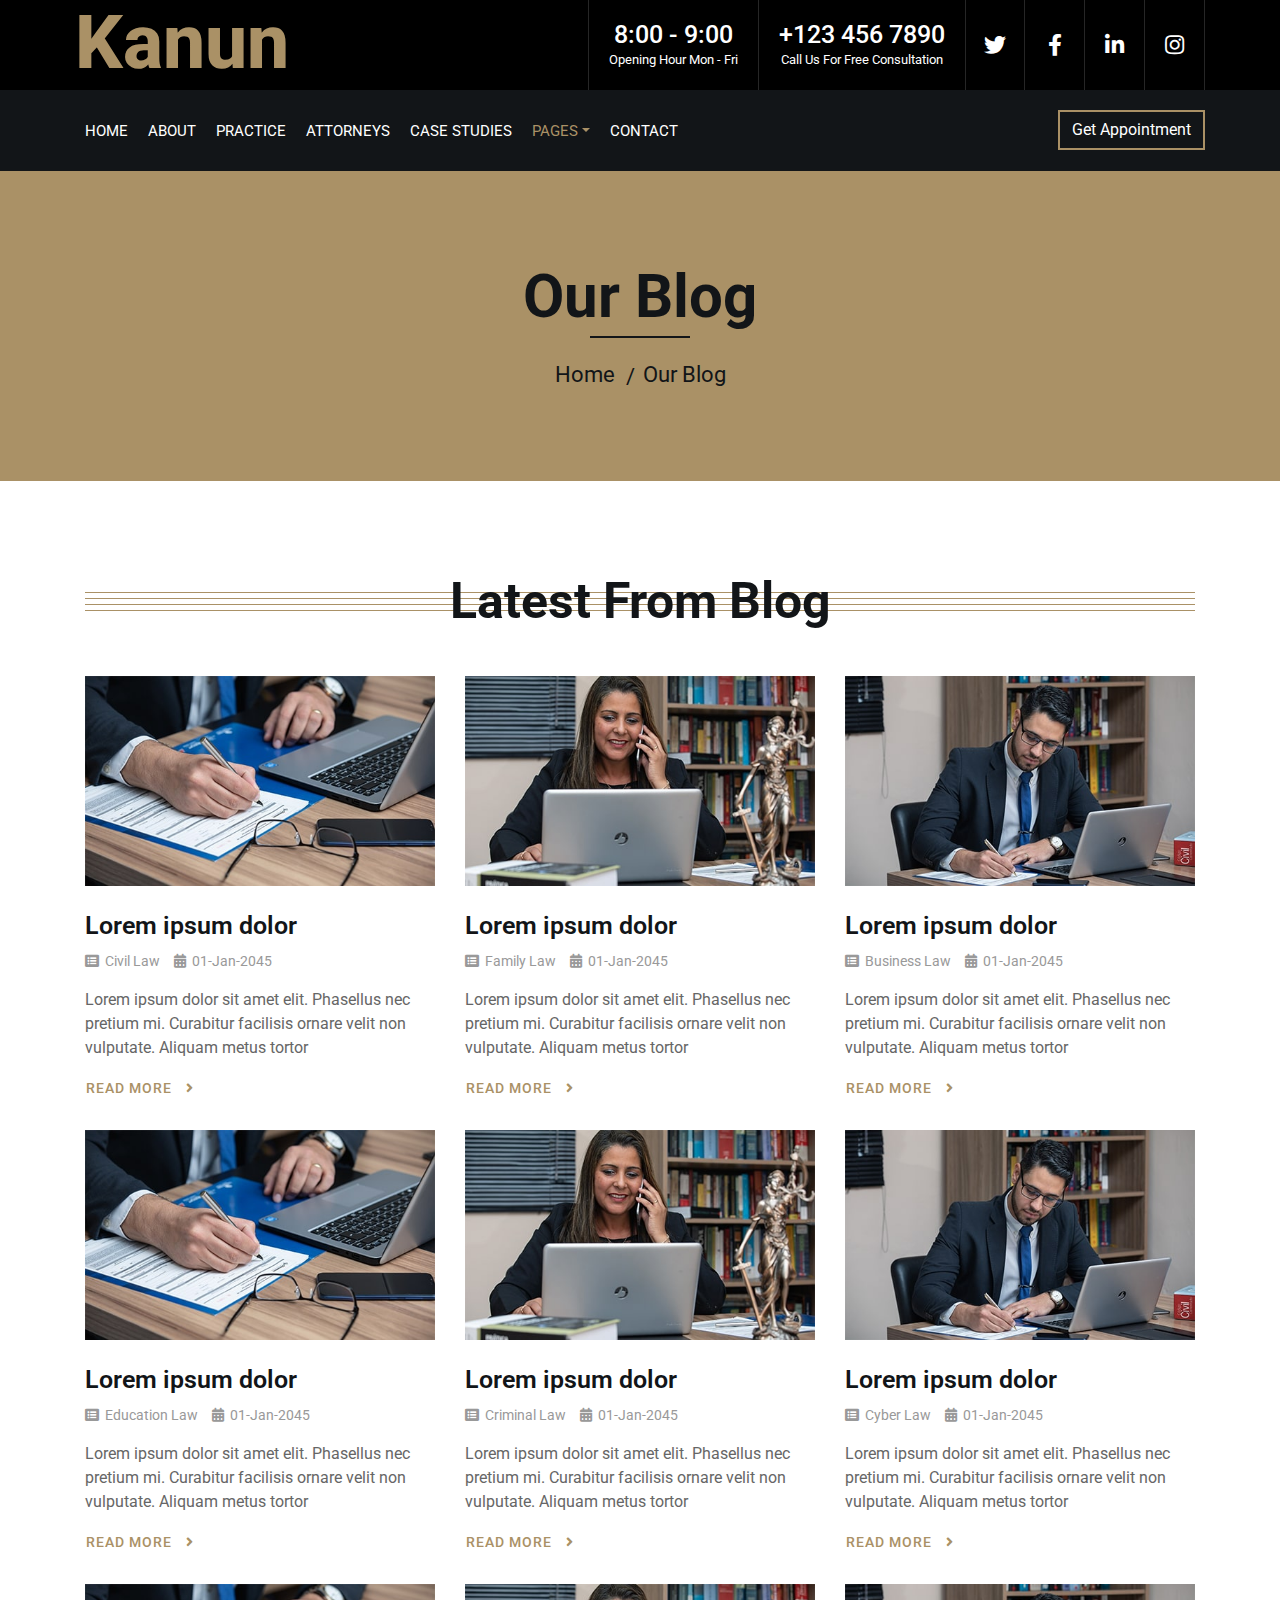
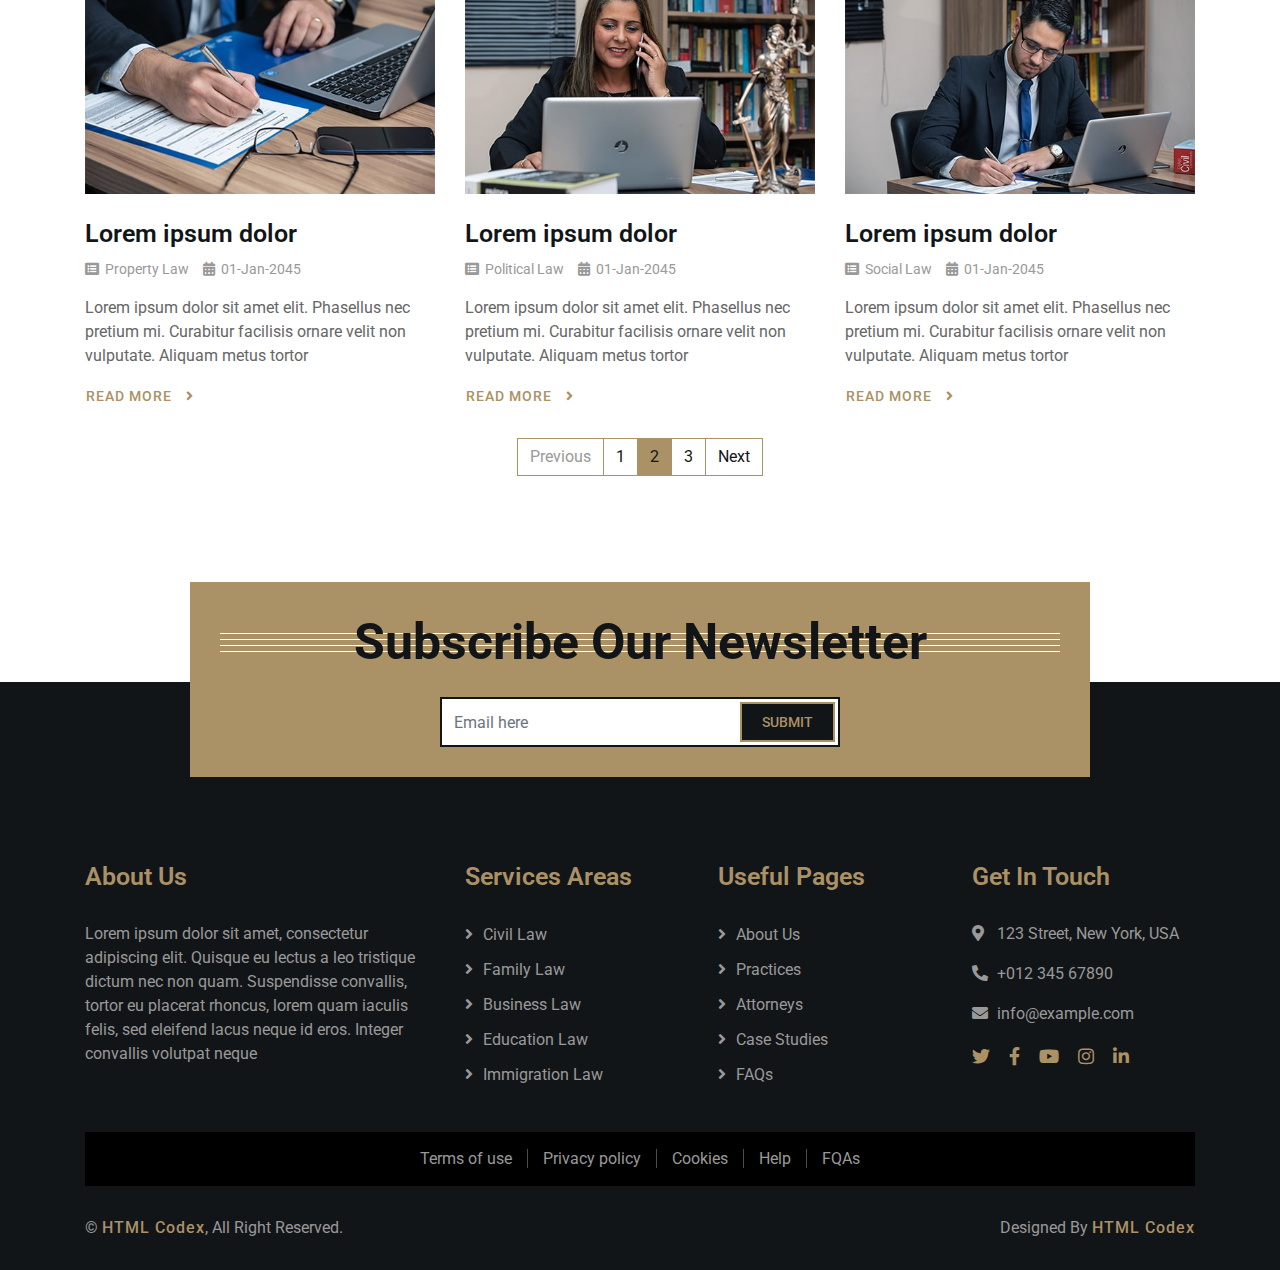
<file: blog.html>
<!DOCTYPE html>
<html lang="en">
    <head>
        <meta charset="utf-8">
        <title>Kanun - Law Firm Website Template</title>
        <meta content="width=device-width, initial-scale=1.0" name="viewport">
        <meta content="Law Firm Website Template" name="keywords">
        <meta content="Law Firm Website Template" name="description">

        <!-- Favicon -->
        <link href="img/favicon.ico" rel="icon">

        <!-- Google Font -->
        <link href="https://fonts.googleapis.com/css2?family=EB+Garamond:ital,wght@1,600;1,700;1,800&family=Roboto:wght@400;500&display=swap" rel="stylesheet"> 
        
        <!-- CSS Libraries -->
        <link href="https://stackpath.bootstrapcdn.com/bootstrap/4.4.1/css/bootstrap.min.css" rel="stylesheet">
        <link href="https://cdnjs.cloudflare.com/ajax/libs/font-awesome/5.10.0/css/all.min.css" rel="stylesheet">
        <link href="lib/animate/animate.min.css" rel="stylesheet">
        <link href="lib/owlcarousel/assets/owl.carousel.min.css" rel="stylesheet">

        <!-- Template Stylesheet -->
        <link href="css/style.css" rel="stylesheet">
    </head>

    <body>
        <div class="wrapper">
            <!-- Top Bar Start -->
            <div class="top-bar">
                <div class="container-fluid">
                    <div class="row">
                        <div class="col-lg-3">
                            <div class="logo">
                                <a href="index.html">
                                    <h1>Kanun</h1>
                                    <!-- <img src="img/logo.jpg" alt="Logo"> -->
                                </a>
                            </div>
                        </div>
                        <div class="col-lg-9">
                            <div class="top-bar-right">
                                <div class="text">
                                    <h2>8:00 - 9:00</h2>
                                    <p>Opening Hour Mon - Fri</p>
                                </div>
                                <div class="text">
                                    <h2>+123 456 7890</h2>
                                    <p>Call Us For Free Consultation</p>
                                </div>
                                <div class="social">
                                    <a href=""><i class="fab fa-twitter"></i></a>
                                    <a href=""><i class="fab fa-facebook-f"></i></a>
                                    <a href=""><i class="fab fa-linkedin-in"></i></a>
                                    <a href=""><i class="fab fa-instagram"></i></a>
                                </div>
                            </div>
                        </div>
                    </div>
                </div>
            </div>
            <!-- Top Bar End -->

            <!-- Nav Bar Start -->
            <div class="nav-bar">
                <div class="container-fluid">
                    <nav class="navbar navbar-expand-lg bg-dark navbar-dark">
                        <a href="#" class="navbar-brand">MENU</a>
                        <button type="button" class="navbar-toggler" data-toggle="collapse" data-target="#navbarCollapse">
                            <span class="navbar-toggler-icon"></span>
                        </button>

                        <div class="collapse navbar-collapse justify-content-between" id="navbarCollapse">
                            <div class="navbar-nav mr-auto">
                                <a href="index.html" class="nav-item nav-link">Home</a>
                                <a href="about.html" class="nav-item nav-link">About</a>
                                <a href="service.html" class="nav-item nav-link">Practice</a>
                                <a href="team.html" class="nav-item nav-link">Attorneys</a>
                                <a href="portfolio.html" class="nav-item nav-link">Case Studies</a>
                                <div class="nav-item dropdown">
                                    <a href="#" class="nav-link dropdown-toggle active" data-toggle="dropdown">Pages</a>
                                    <div class="dropdown-menu">
                                        <a href="blog.html" class="dropdown-item">Blog Page</a>
                                        <a href="single.html" class="dropdown-item">Single Page</a>
                                    </div>
                                </div>
                                <a href="contact.html" class="nav-item nav-link">Contact</a>
                            </div>
                            <div class="ml-auto">
                                <a class="btn" href="">Get Appointment</a>
                            </div>
                        </div>
                    </nav>
                </div>
            </div>
            <!-- Nav Bar End -->
            
            
            <!-- Page Header Start -->
            <div class="page-header">
                <div class="container">
                    <div class="row">
                        <div class="col-12">
                            <h2>Our Blog</h2>
                        </div>
                        <div class="col-12">
                            <a href="">Home</a>
                            <a href="">Our Blog</a>
                        </div>
                    </div>
                </div>
            </div>
            <!-- Page Header End -->


            <!-- Blog Start -->
            <div class="blog">
                <div class="container">
                    <div class="section-header">
                        <h2>Latest From Blog</h2>
                    </div>
                    <div class="row blog-page">
                        <div class="col-lg-4 col-md-6 blog-item">
                            <img src="img/blog-1.jpg" alt="Blog">
                            <h3>Lorem ipsum dolor</h3>
                            <div class="meta">
                                <i class="fa fa-list-alt"></i>
                                <a href="">Civil Law</a>
                                <i class="fa fa-calendar-alt"></i>
                                <p>01-Jan-2045</p>
                            </div>
                            <p>
                                Lorem ipsum dolor sit amet elit. Phasellus nec pretium mi. Curabitur facilisis ornare velit non vulputate. Aliquam metus tortor
                            </p>
                            <a class="btn" href="">Read More <i class="fa fa-angle-right"></i></a>
                        </div>
                        <div class="col-lg-4 col-md-6 blog-item">
                            <img src="img/blog-2.jpg" alt="Blog">
                            <h3>Lorem ipsum dolor</h3>
                            <div class="meta">
                                <i class="fa fa-list-alt"></i>
                                <a href="">Family Law</a>
                                <i class="fa fa-calendar-alt"></i>
                                <p>01-Jan-2045</p>
                            </div>
                            <p>
                                Lorem ipsum dolor sit amet elit. Phasellus nec pretium mi. Curabitur facilisis ornare velit non vulputate. Aliquam metus tortor
                            </p>
                            <a class="btn" href="">Read More <i class="fa fa-angle-right"></i></a>
                        </div>
                        <div class="col-lg-4 col-md-6 blog-item">
                            <img src="img/blog-3.jpg" alt="Blog">
                            <h3>Lorem ipsum dolor</h3>
                            <div class="meta">
                                <i class="fa fa-list-alt"></i>
                                <a href="">Business Law</a>
                                <i class="fa fa-calendar-alt"></i>
                                <p>01-Jan-2045</p>
                            </div>
                            <p>
                                Lorem ipsum dolor sit amet elit. Phasellus nec pretium mi. Curabitur facilisis ornare velit non vulputate. Aliquam metus tortor
                            </p>
                            <a class="btn" href="">Read More <i class="fa fa-angle-right"></i></a>
                        </div>
                        <div class="col-lg-4 col-md-6 blog-item">
                            <img src="img/blog-1.jpg" alt="Blog">
                            <h3>Lorem ipsum dolor</h3>
                            <div class="meta">
                                <i class="fa fa-list-alt"></i>
                                <a href="">Education Law</a>
                                <i class="fa fa-calendar-alt"></i>
                                <p>01-Jan-2045</p>
                            </div>
                            <p>
                                Lorem ipsum dolor sit amet elit. Phasellus nec pretium mi. Curabitur facilisis ornare velit non vulputate. Aliquam metus tortor
                            </p>
                            <a class="btn" href="">Read More <i class="fa fa-angle-right"></i></a>
                        </div>
                        <div class="col-lg-4 col-md-6 blog-item">
                            <img src="img/blog-2.jpg" alt="Blog">
                            <h3>Lorem ipsum dolor</h3>
                            <div class="meta">
                                <i class="fa fa-list-alt"></i>
                                <a href="">Criminal Law</a>
                                <i class="fa fa-calendar-alt"></i>
                                <p>01-Jan-2045</p>
                            </div>
                            <p>
                                Lorem ipsum dolor sit amet elit. Phasellus nec pretium mi. Curabitur facilisis ornare velit non vulputate. Aliquam metus tortor
                            </p>
                            <a class="btn" href="">Read More <i class="fa fa-angle-right"></i></a>
                        </div>
                        <div class="col-lg-4 col-md-6 blog-item">
                            <img src="img/blog-3.jpg" alt="Blog">
                            <h3>Lorem ipsum dolor</h3>
                            <div class="meta">
                                <i class="fa fa-list-alt"></i>
                                <a href="">Cyber Law</a>
                                <i class="fa fa-calendar-alt"></i>
                                <p>01-Jan-2045</p>
                            </div>
                            <p>
                                Lorem ipsum dolor sit amet elit. Phasellus nec pretium mi. Curabitur facilisis ornare velit non vulputate. Aliquam metus tortor
                            </p>
                            <a class="btn" href="">Read More <i class="fa fa-angle-right"></i></a>
                        </div>
                        <div class="col-lg-4 col-md-6 blog-item">
                            <img src="img/blog-1.jpg" alt="Blog">
                            <h3>Lorem ipsum dolor</h3>
                            <div class="meta">
                                <i class="fa fa-list-alt"></i>
                                <a href="">Property Law</a>
                                <i class="fa fa-calendar-alt"></i>
                                <p>01-Jan-2045</p>
                            </div>
                            <p>
                                Lorem ipsum dolor sit amet elit. Phasellus nec pretium mi. Curabitur facilisis ornare velit non vulputate. Aliquam metus tortor
                            </p>
                            <a class="btn" href="">Read More <i class="fa fa-angle-right"></i></a>
                        </div>
                        <div class="col-lg-4 col-md-6 blog-item">
                            <img src="img/blog-2.jpg" alt="Blog">
                            <h3>Lorem ipsum dolor</h3>
                            <div class="meta">
                                <i class="fa fa-list-alt"></i>
                                <a href="">Political Law</a>
                                <i class="fa fa-calendar-alt"></i>
                                <p>01-Jan-2045</p>
                            </div>
                            <p>
                                Lorem ipsum dolor sit amet elit. Phasellus nec pretium mi. Curabitur facilisis ornare velit non vulputate. Aliquam metus tortor
                            </p>
                            <a class="btn" href="">Read More <i class="fa fa-angle-right"></i></a>
                        </div>
                        <div class="col-lg-4 col-md-6 blog-item">
                            <img src="img/blog-3.jpg" alt="Blog">
                            <h3>Lorem ipsum dolor</h3>
                            <div class="meta">
                                <i class="fa fa-list-alt"></i>
                                <a href="">Social Law</a>
                                <i class="fa fa-calendar-alt"></i>
                                <p>01-Jan-2045</p>
                            </div>
                            <p>
                                Lorem ipsum dolor sit amet elit. Phasellus nec pretium mi. Curabitur facilisis ornare velit non vulputate. Aliquam metus tortor
                            </p>
                            <a class="btn" href="">Read More <i class="fa fa-angle-right"></i></a>
                        </div>
                    </div>
                    <div class="row">
                        <div class="col-12">
                            <ul class="pagination justify-content-center">
                                <li class="page-item disabled"><a class="page-link" href="#">Previous</a></li>
                                <li class="page-item"><a class="page-link" href="#">1</a></li>
                                <li class="page-item active"><a class="page-link" href="#">2</a></li>
                                <li class="page-item"><a class="page-link" href="#">3</a></li>
                                <li class="page-item"><a class="page-link" href="#">Next</a></li>
                            </ul> 
                        </div>
                    </div>
                </div>
            </div>
            <!-- Blog End -->


            <!-- Newsletter Start -->
            <div class="newsletter">
                <div class="container">
                    <div class="section-header">
                        <h2>Subscribe Our Newsletter</h2>
                    </div>
                    <div class="form">
                        <input class="form-control" placeholder="Email here">
                        <button class="btn">Submit</button>
                    </div>
                </div>
            </div>
            <!-- Newsletter End -->


            <!-- Footer Start -->
            <div class="footer">
                <div class="container">
                    <div class="row">
                        <div class="col-md-6 col-lg-4">
                            <div class="footer-about">
                                <h2>About Us</h2>
                                <p>
                                    Lorem ipsum dolor sit amet, consectetur adipiscing elit. Quisque eu lectus a leo tristique dictum nec non quam. Suspendisse convallis, tortor eu placerat rhoncus, lorem quam iaculis felis, sed eleifend lacus neque id eros. Integer convallis volutpat neque
                                </p>
                            </div>
                        </div>
                        <div class="col-md-6 col-lg-8">
                            <div class="row">
                        <div class="col-md-6 col-lg-4">
                            <div class="footer-link">
                                <h2>Services Areas</h2>
                                <a href="">Civil Law</a>
                                <a href="">Family Law</a>
                                <a href="">Business Law</a>
                                <a href="">Education Law</a>
                                <a href="">Immigration Law</a>
                            </div>
                        </div>
                        <div class="col-md-6 col-lg-4">
                            <div class="footer-link">
                                <h2>Useful Pages</h2>
                                <a href="">About Us</a>
                                <a href="">Practices</a>
                                <a href="">Attorneys</a>
                                <a href="">Case Studies</a>
                                <a href="">FAQs</a>
                            </div>
                        </div>
                        <div class="col-md-6 col-lg-4">
                            <div class="footer-contact">
                                <h2>Get In Touch</h2>
                                <p><i class="fa fa-map-marker-alt"></i>123 Street, New York, USA</p>
                                <p><i class="fa fa-phone-alt"></i>+012 345 67890</p>
                                <p><i class="fa fa-envelope"></i>info@example.com</p>
                                <div class="footer-social">
                                    <a href=""><i class="fab fa-twitter"></i></a>
                                    <a href=""><i class="fab fa-facebook-f"></i></a>
                                    <a href=""><i class="fab fa-youtube"></i></a>
                                    <a href=""><i class="fab fa-instagram"></i></a>
                                    <a href=""><i class="fab fa-linkedin-in"></i></a>
                                </div>
                            </div>
                        </div>
                        </div>
                    </div>
                    </div>
                </div>
                <div class="container footer-menu">
                    <div class="f-menu">
                        <a href="">Terms of use</a>
                        <a href="">Privacy policy</a>
                        <a href="">Cookies</a>
                        <a href="">Help</a>
                        <a href="">FQAs</a>
                    </div>
                </div>
                <div class="container copyright">
                    <div class="row">
                        <div class="col-md-6">
                            <p>&copy; <a href="https://htmlcodex.com/law-firm-website-template">HTML Codex</a>, All Right Reserved.</p>
                        </div>
                        <div class="col-md-6">
                            <p>Designed By <a href="https://htmlcodex.com">HTML Codex</a></p>
                        </div>
                    </div>
                </div>
            </div>
            <!-- Footer End -->
            
            <a href="#" class="back-to-top"><i class="fa fa-chevron-up"></i></a>
        </div>

        <!-- JavaScript Libraries -->
        <script src="https://code.jquery.com/jquery-3.4.1.min.js"></script>
        <script src="https://stackpath.bootstrapcdn.com/bootstrap/4.4.1/js/bootstrap.bundle.min.js"></script>
        <script src="lib/easing/easing.min.js"></script>
        <script src="lib/owlcarousel/owl.carousel.min.js"></script>
        <script src="lib/isotope/isotope.pkgd.min.js"></script>

        <!-- Template Javascript -->
        <script src="js/main.js"></script>
    </body>
</html>
</file>
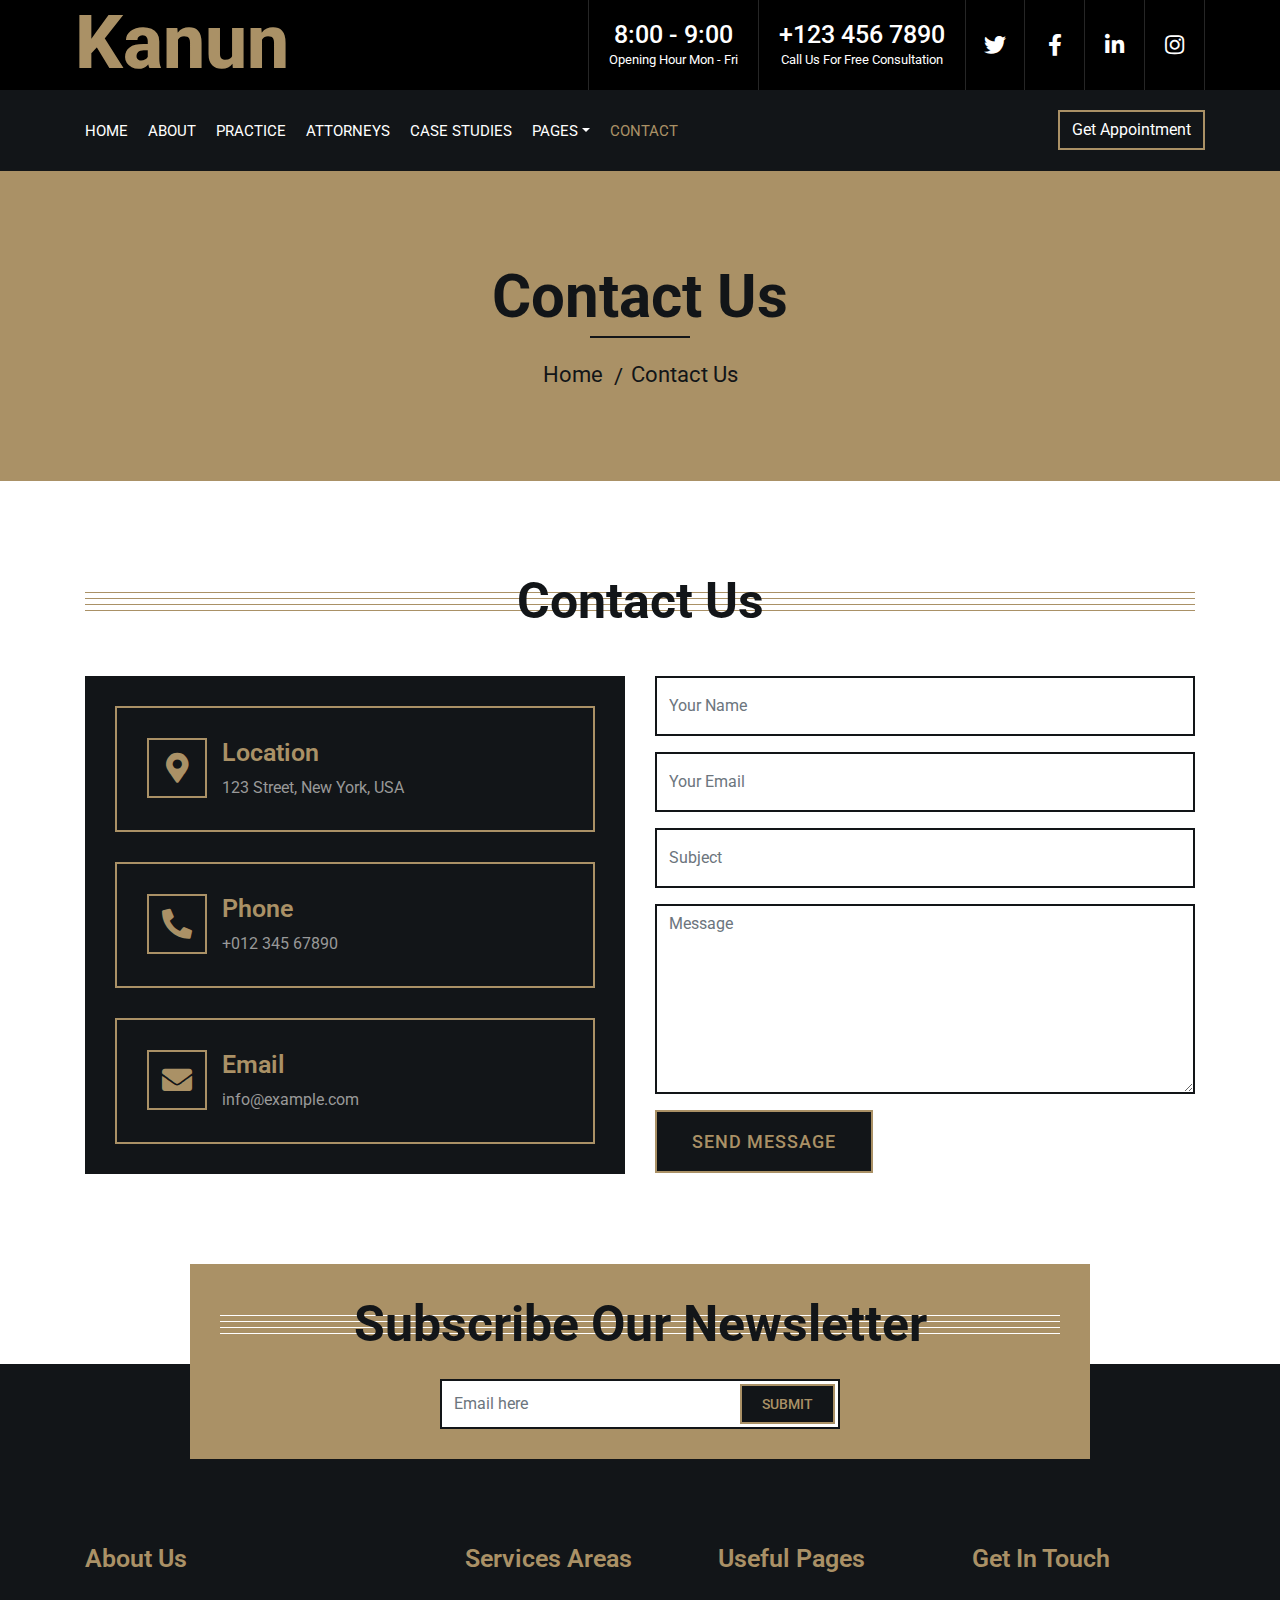
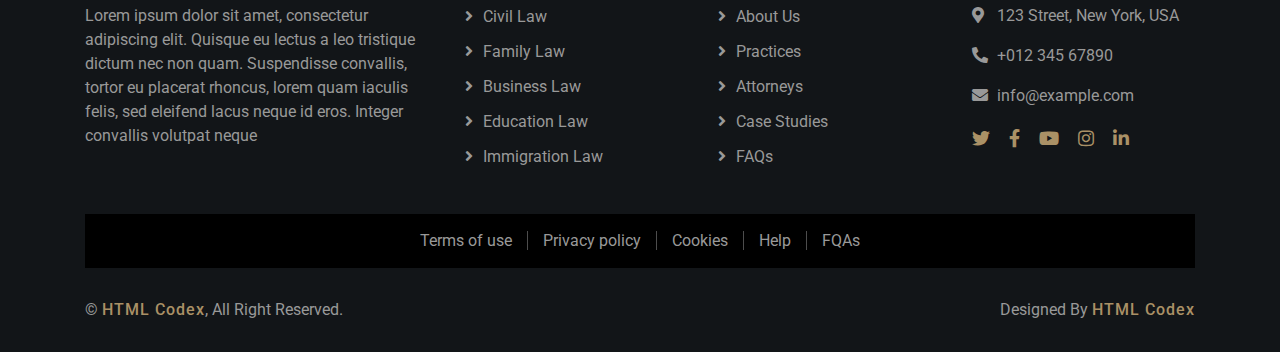
<file: contact.html>
<!DOCTYPE html>
<html lang="en">
    <head>
        <meta charset="utf-8">
        <title>Kanun - Law Firm Website Template</title>
        <meta content="width=device-width, initial-scale=1.0" name="viewport">
        <meta content="Law Firm Website Template" name="keywords">
        <meta content="Law Firm Website Template" name="description">

        <!-- Favicon -->
        <link href="img/favicon.ico" rel="icon">

        <!-- Google Font -->
        <link href="https://fonts.googleapis.com/css2?family=EB+Garamond:ital,wght@1,600;1,700;1,800&family=Roboto:wght@400;500&display=swap" rel="stylesheet"> 
        
        <!-- CSS Libraries -->
        <link href="https://stackpath.bootstrapcdn.com/bootstrap/4.4.1/css/bootstrap.min.css" rel="stylesheet">
        <link href="https://cdnjs.cloudflare.com/ajax/libs/font-awesome/5.10.0/css/all.min.css" rel="stylesheet">
        <link href="lib/animate/animate.min.css" rel="stylesheet">
        <link href="lib/owlcarousel/assets/owl.carousel.min.css" rel="stylesheet">

        <!-- Template Stylesheet -->
        <link href="css/style.css" rel="stylesheet">
    </head>

    <body>
        <div class="wrapper">
            <!-- Top Bar Start -->
            <div class="top-bar">
                <div class="container-fluid">
                    <div class="row">
                        <div class="col-lg-3">
                            <div class="logo">
                                <a href="index.html">
                                    <h1>Kanun</h1>
                                    <!-- <img src="img/logo.jpg" alt="Logo"> -->
                                </a>
                            </div>
                        </div>
                        <div class="col-lg-9">
                            <div class="top-bar-right">
                                <div class="text">
                                    <h2>8:00 - 9:00</h2>
                                    <p>Opening Hour Mon - Fri</p>
                                </div>
                                <div class="text">
                                    <h2>+123 456 7890</h2>
                                    <p>Call Us For Free Consultation</p>
                                </div>
                                <div class="social">
                                    <a href=""><i class="fab fa-twitter"></i></a>
                                    <a href=""><i class="fab fa-facebook-f"></i></a>
                                    <a href=""><i class="fab fa-linkedin-in"></i></a>
                                    <a href=""><i class="fab fa-instagram"></i></a>
                                </div>
                            </div>
                        </div>
                    </div>
                </div>
            </div>
            <!-- Top Bar End -->

            <!-- Nav Bar Start -->
            <div class="nav-bar">
                <div class="container-fluid">
                    <nav class="navbar navbar-expand-lg bg-dark navbar-dark">
                        <a href="#" class="navbar-brand">MENU</a>
                        <button type="button" class="navbar-toggler" data-toggle="collapse" data-target="#navbarCollapse">
                            <span class="navbar-toggler-icon"></span>
                        </button>

                        <div class="collapse navbar-collapse justify-content-between" id="navbarCollapse">
                            <div class="navbar-nav mr-auto">
                                <a href="index.html" class="nav-item nav-link">Home</a>
                                <a href="about.html" class="nav-item nav-link">About</a>
                                <a href="service.html" class="nav-item nav-link">Practice</a>
                                <a href="team.html" class="nav-item nav-link">Attorneys</a>
                                <a href="portfolio.html" class="nav-item nav-link">Case Studies</a>
                                <div class="nav-item dropdown">
                                    <a href="#" class="nav-link dropdown-toggle" data-toggle="dropdown">Pages</a>
                                    <div class="dropdown-menu">
                                        <a href="blog.html" class="dropdown-item">Blog Page</a>
                                        <a href="single.html" class="dropdown-item">Single Page</a>
                                    </div>
                                </div>
                                <a href="contact.html" class="nav-item nav-link active">Contact</a>
                            </div>
                            <div class="ml-auto">
                                <a class="btn" href="">Get Appointment</a>
                            </div>
                        </div>
                    </nav>
                </div>
            </div>
            <!-- Nav Bar End -->
            
            
            <!-- Page Header Start -->
            <div class="page-header">
                <div class="container">
                    <div class="row">
                        <div class="col-12">
                            <h2>Contact Us</h2>
                        </div>
                        <div class="col-12">
                            <a href="">Home</a>
                            <a href="">Contact Us</a>
                        </div>
                    </div>
                </div>
            </div>
            <!-- Page Header End -->


            <!-- Contact Start -->
            <div class="contact">
                <div class="container">
                    <div class="section-header">
                        <h2>Contact Us</h2>
                    </div>
                    <div class="row">
                        <div class="col-md-6">
                            <div class="contact-info">
                                <div class="contact-item">
                                    <i class="fa fa-map-marker-alt"></i>
                                    <div class="contact-text">
                                        <h2>Location</h2>
                                        <p>123 Street, New York, USA</p>
                                    </div>
                                </div>
                                <div class="contact-item">
                                    <i class="fa fa-phone-alt"></i>
                                    <div class="contact-text">
                                        <h2>Phone</h2>
                                        <p>+012 345 67890</p>
                                    </div>
                                </div>
                                <div class="contact-item">
                                    <i class="fa fa-envelope"></i>
                                    <div class="contact-text">
                                        <h2>Email</h2>
                                        <p>info@example.com</p>
                                    </div>
                                </div>
                            </div>
                        </div>
                        <div class="col-md-6">
                            <div class="contact-form">
                                <form>
                                    <div class="form-group">
                                        <input type="text" class="form-control" placeholder="Your Name" required="required" />
                                    </div>
                                    <div class="form-group">
                                        <input type="email" class="form-control" placeholder="Your Email" required="required" />
                                    </div>
                                    <div class="form-group">
                                        <input type="text" class="form-control" placeholder="Subject" required="required" />
                                    </div>
                                    <div class="form-group">
                                        <textarea class="form-control" placeholder="Message" required="required" ></textarea>
                                    </div>
                                    <div>
                                        <button class="btn" type="submit">Send Message</button>
                                    </div>
                                </form>
                            </div>
                        </div>
                    </div>
                </div>
            </div>
            <!-- Contact End -->


            <!-- Newsletter Start -->
            <div class="newsletter">
                <div class="container">
                    <div class="section-header">
                        <h2>Subscribe Our Newsletter</h2>
                    </div>
                    <div class="form">
                        <input class="form-control" placeholder="Email here">
                        <button class="btn">Submit</button>
                    </div>
                </div>
            </div>
            <!-- Newsletter End -->


            <!-- Footer Start -->
            <div class="footer">
                <div class="container">
                    <div class="row">
                        <div class="col-md-6 col-lg-4">
                            <div class="footer-about">
                                <h2>About Us</h2>
                                <p>
                                    Lorem ipsum dolor sit amet, consectetur adipiscing elit. Quisque eu lectus a leo tristique dictum nec non quam. Suspendisse convallis, tortor eu placerat rhoncus, lorem quam iaculis felis, sed eleifend lacus neque id eros. Integer convallis volutpat neque
                                </p>
                            </div>
                        </div>
                        <div class="col-md-6 col-lg-8">
                            <div class="row">
                        <div class="col-md-6 col-lg-4">
                            <div class="footer-link">
                                <h2>Services Areas</h2>
                                <a href="">Civil Law</a>
                                <a href="">Family Law</a>
                                <a href="">Business Law</a>
                                <a href="">Education Law</a>
                                <a href="">Immigration Law</a>
                            </div>
                        </div>
                        <div class="col-md-6 col-lg-4">
                            <div class="footer-link">
                                <h2>Useful Pages</h2>
                                <a href="">About Us</a>
                                <a href="">Practices</a>
                                <a href="">Attorneys</a>
                                <a href="">Case Studies</a>
                                <a href="">FAQs</a>
                            </div>
                        </div>
                        <div class="col-md-6 col-lg-4">
                            <div class="footer-contact">
                                <h2>Get In Touch</h2>
                                <p><i class="fa fa-map-marker-alt"></i>123 Street, New York, USA</p>
                                <p><i class="fa fa-phone-alt"></i>+012 345 67890</p>
                                <p><i class="fa fa-envelope"></i>info@example.com</p>
                                <div class="footer-social">
                                    <a href=""><i class="fab fa-twitter"></i></a>
                                    <a href=""><i class="fab fa-facebook-f"></i></a>
                                    <a href=""><i class="fab fa-youtube"></i></a>
                                    <a href=""><i class="fab fa-instagram"></i></a>
                                    <a href=""><i class="fab fa-linkedin-in"></i></a>
                                </div>
                            </div>
                        </div>
                        </div>
                    </div>
                    </div>
                </div>
                <div class="container footer-menu">
                    <div class="f-menu">
                        <a href="">Terms of use</a>
                        <a href="">Privacy policy</a>
                        <a href="">Cookies</a>
                        <a href="">Help</a>
                        <a href="">FQAs</a>
                    </div>
                </div>
                <div class="container copyright">
                    <div class="row">
                        <div class="col-md-6">
                            <p>&copy; <a href="https://htmlcodex.com/law-firm-website-template">HTML Codex</a>, All Right Reserved.</p>
                        </div>
                        <div class="col-md-6">
                            <p>Designed By <a href="https://htmlcodex.com">HTML Codex</a></p>
                        </div>
                    </div>
                </div>
            </div>
            <!-- Footer End -->
            
            <a href="#" class="back-to-top"><i class="fa fa-chevron-up"></i></a>
        </div>

        <!-- JavaScript Libraries -->
        <script src="https://code.jquery.com/jquery-3.4.1.min.js"></script>
        <script src="https://stackpath.bootstrapcdn.com/bootstrap/4.4.1/js/bootstrap.bundle.min.js"></script>
        <script src="lib/easing/easing.min.js"></script>
        <script src="lib/owlcarousel/owl.carousel.min.js"></script>
        <script src="lib/isotope/isotope.pkgd.min.js"></script>

        <!-- Template Javascript -->
        <script src="js/main.js"></script>
    </body>
</html>
</file>
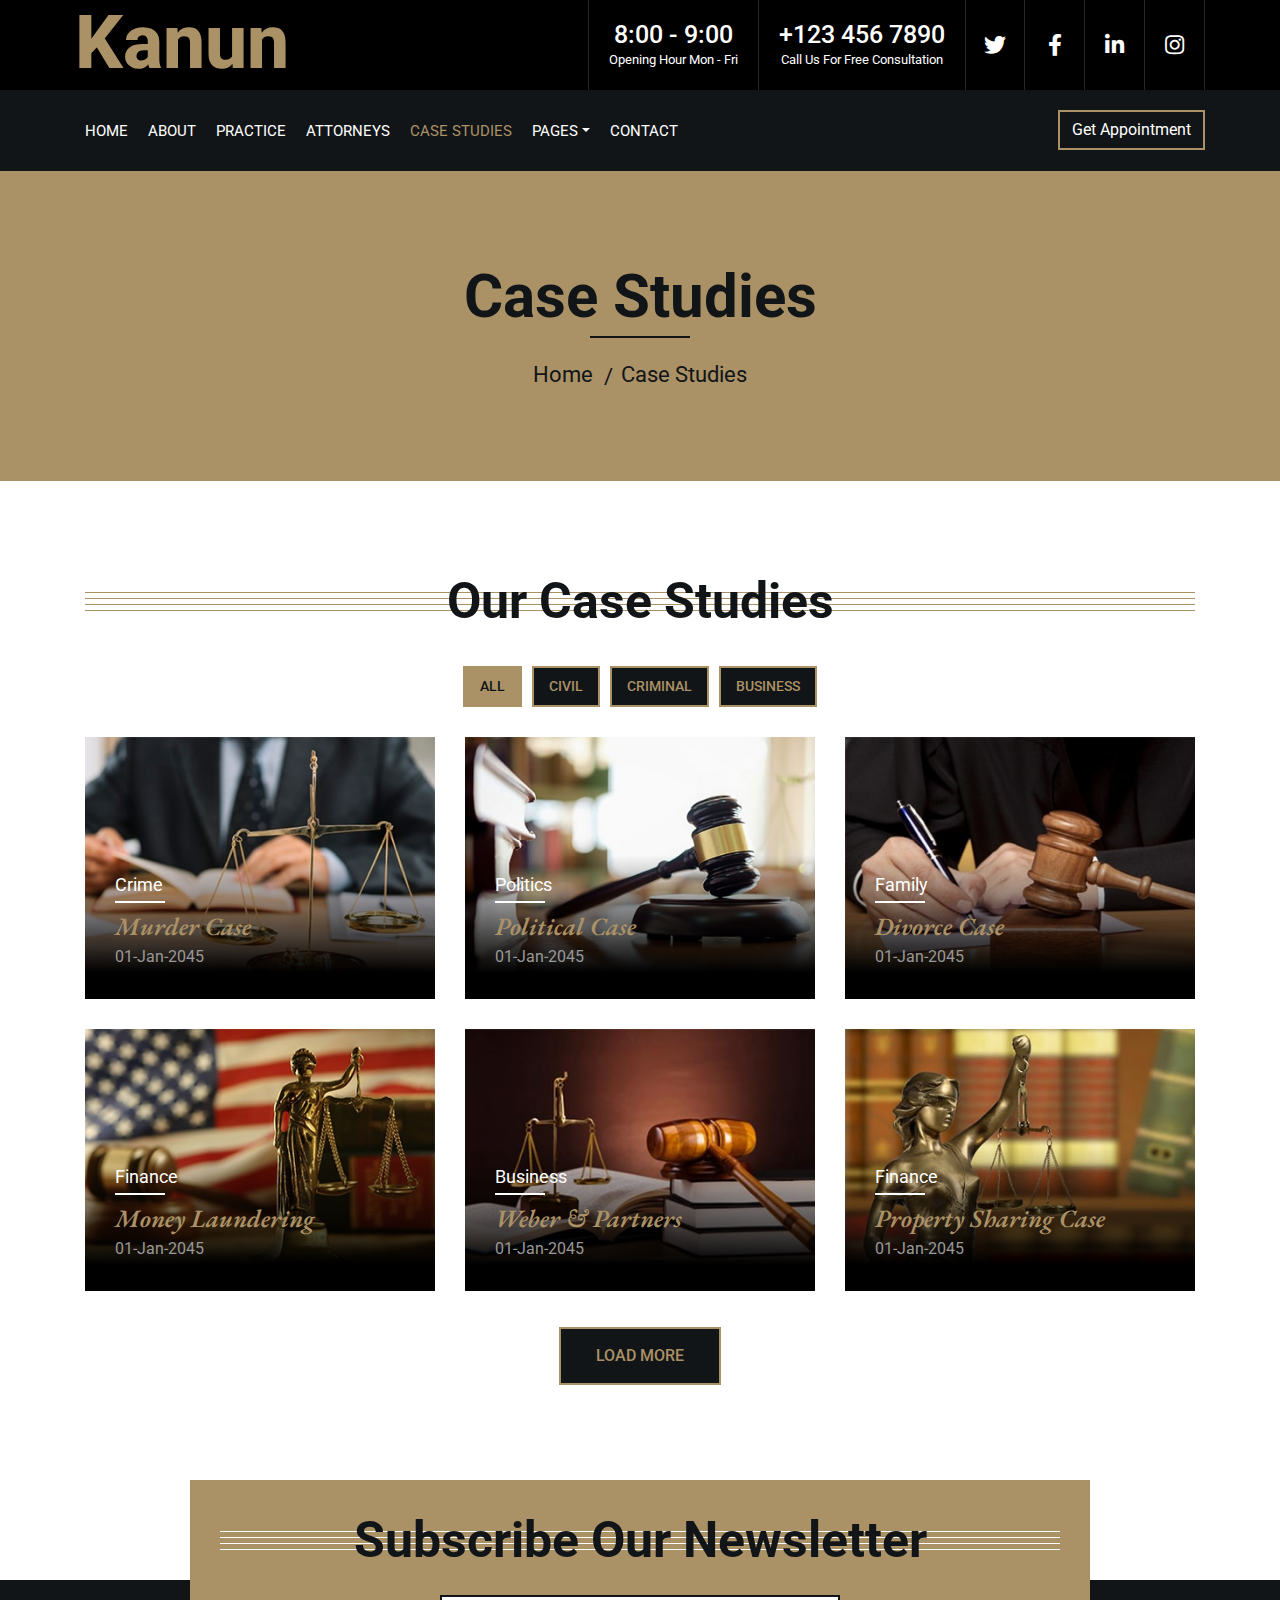
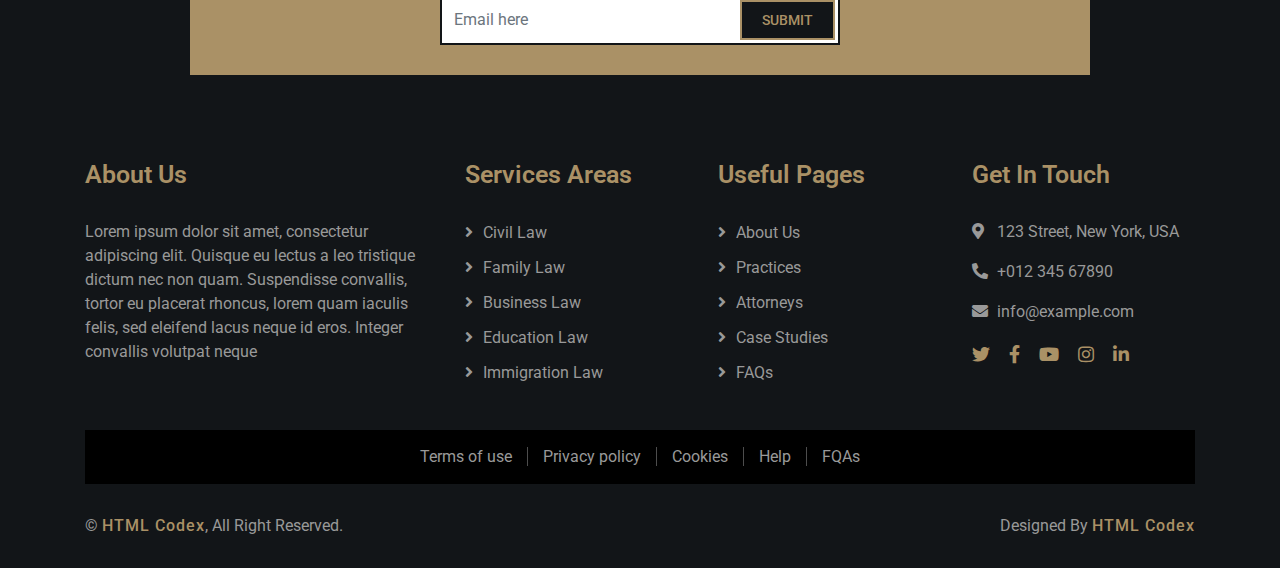
<file: portfolio.html>
<!DOCTYPE html>
<html lang="en">
    <head>
        <meta charset="utf-8">
        <title>Kanun - Law Firm Website Template</title>
        <meta content="width=device-width, initial-scale=1.0" name="viewport">
        <meta content="Law Firm Website Template" name="keywords">
        <meta content="Law Firm Website Template" name="description">

        <!-- Favicon -->
        <link href="img/favicon.ico" rel="icon">

        <!-- Google Font -->
        <link href="https://fonts.googleapis.com/css2?family=EB+Garamond:ital,wght@1,600;1,700;1,800&family=Roboto:wght@400;500&display=swap" rel="stylesheet"> 
        
        <!-- CSS Libraries -->
        <link href="https://stackpath.bootstrapcdn.com/bootstrap/4.4.1/css/bootstrap.min.css" rel="stylesheet">
        <link href="https://cdnjs.cloudflare.com/ajax/libs/font-awesome/5.10.0/css/all.min.css" rel="stylesheet">
        <link href="lib/animate/animate.min.css" rel="stylesheet">
        <link href="lib/owlcarousel/assets/owl.carousel.min.css" rel="stylesheet">

        <!-- Template Stylesheet -->
        <link href="css/style.css" rel="stylesheet">
    </head>

    <body>
        <div class="wrapper">
            <!-- Top Bar Start -->
            <div class="top-bar">
                <div class="container-fluid">
                    <div class="row">
                        <div class="col-lg-3">
                            <div class="logo">
                                <a href="index.html">
                                    <h1>Kanun</h1>
                                    <!-- <img src="img/logo.jpg" alt="Logo"> -->
                                </a>
                            </div>
                        </div>
                        <div class="col-lg-9">
                            <div class="top-bar-right">
                                <div class="text">
                                    <h2>8:00 - 9:00</h2>
                                    <p>Opening Hour Mon - Fri</p>
                                </div>
                                <div class="text">
                                    <h2>+123 456 7890</h2>
                                    <p>Call Us For Free Consultation</p>
                                </div>
                                <div class="social">
                                    <a href=""><i class="fab fa-twitter"></i></a>
                                    <a href=""><i class="fab fa-facebook-f"></i></a>
                                    <a href=""><i class="fab fa-linkedin-in"></i></a>
                                    <a href=""><i class="fab fa-instagram"></i></a>
                                </div>
                            </div>
                        </div>
                    </div>
                </div>
            </div>
            <!-- Top Bar End -->

            <!-- Nav Bar Start -->
            <div class="nav-bar">
                <div class="container-fluid">
                    <nav class="navbar navbar-expand-lg bg-dark navbar-dark">
                        <a href="#" class="navbar-brand">MENU</a>
                        <button type="button" class="navbar-toggler" data-toggle="collapse" data-target="#navbarCollapse">
                            <span class="navbar-toggler-icon"></span>
                        </button>

                        <div class="collapse navbar-collapse justify-content-between" id="navbarCollapse">
                            <div class="navbar-nav mr-auto">
                                <a href="index.html" class="nav-item nav-link">Home</a>
                                <a href="about.html" class="nav-item nav-link">About</a>
                                <a href="service.html" class="nav-item nav-link">Practice</a>
                                <a href="team.html" class="nav-item nav-link">Attorneys</a>
                                <a href="portfolio.html" class="nav-item nav-link active">Case Studies</a>
                                <div class="nav-item dropdown">
                                    <a href="#" class="nav-link dropdown-toggle" data-toggle="dropdown">Pages</a>
                                    <div class="dropdown-menu">
                                        <a href="blog.html" class="dropdown-item">Blog Page</a>
                                        <a href="single.html" class="dropdown-item">Single Page</a>
                                    </div>
                                </div>
                                <a href="contact.html" class="nav-item nav-link">Contact</a>
                            </div>
                            <div class="ml-auto">
                                <a class="btn" href="">Get Appointment</a>
                            </div>
                        </div>
                    </nav>
                </div>
            </div>
            <!-- Nav Bar End -->
            
            
            <!-- Page Header Start -->
            <div class="page-header">
                <div class="container">
                    <div class="row">
                        <div class="col-12">
                            <h2>Case Studies</h2>
                        </div>
                        <div class="col-12">
                            <a href="">Home</a>
                            <a href="">Case Studies</a>
                        </div>
                    </div>
                </div>
            </div>
            <!-- Page Header End -->


            <!-- Portfolio Start -->
            <div class="portfolio">
                <div class="container">
                    <div class="section-header">
                        <h2>Our Case Studies</h2>
                    </div>
                    <div class="row">
                        <div class="col-12">
                            <ul id="portfolio-flters">
                                <li data-filter="*" class="filter-active">All</li>
                                <li data-filter=".first">Civil</li>
                                <li data-filter=".second">Criminal</li>
                                <li data-filter=".third">Business</li>
                            </ul>
                        </div>
                    </div>
                    <div class="row portfolio-container">
                        <div class="col-lg-4 col-md-6 col-sm-12 portfolio-item first">
                            <div class="portfolio-wrap">
                                <img src="img/portfolio-1.jpg" alt="Portfolio Image">
                                <figure>
                                    <p>Crime</p>
                                    <a href="#">Murder Case</a>
                                    <span>01-Jan-2045</span>
                                </figure>
                            </div>
                        </div>
                        <div class="col-lg-4 col-md-6 col-sm-12 portfolio-item second">
                            <div class="portfolio-wrap">
                                <img src="img/portfolio-2.jpg" alt="Portfolio Image">
                                <figure>
                                    <p>Politics</p>
                                    <a href="#">Political Case</a>
                                    <span>01-Jan-2045</span>
                                </figure>
                            </div>
                        </div>
                        <div class="col-lg-4 col-md-6 col-sm-12 portfolio-item third">
                            <div class="portfolio-wrap">
                                <img src="img/portfolio-3.jpg" alt="Portfolio Image">
                                <figure>
                                    <p>Family</p>
                                    <a href="#">Divorce Case</a>
                                    <span>01-Jan-2045</span>
                                </figure>
                            </div>
                        </div>
                        <div class="col-lg-4 col-md-6 col-sm-12 portfolio-item first">
                            <div class="portfolio-wrap">
                                <img src="img/portfolio-4.jpg" alt="Portfolio Image">
                                <figure>
                                    <p>Finance</p>
                                    <a href="#">Money Laundering</a>
                                    <span>01-Jan-2045</span>
                                </figure>
                            </div>
                        </div>
                        <div class="col-lg-4 col-md-6 col-sm-12 portfolio-item second">
                            <div class="portfolio-wrap">
                                <img src="img/portfolio-5.jpg" alt="Portfolio Image">
                                <figure>
                                    <p>Business</p>
                                    <a href="#">Weber & Partners</a>
                                    <span>01-Jan-2045</span>
                                </figure>
                            </div>
                        </div>
                        <div class="col-lg-4 col-md-6 col-sm-12 portfolio-item third">
                            <div class="portfolio-wrap">
                                <img src="img/portfolio-6.jpg" alt="Portfolio Image">
                                <figure>
                                    <p>Finance</p>
                                    <a href="#">Property Sharing Case</a>
                                    <span>01-Jan-2045</span>
                                </figure>
                            </div>
                        </div>
                    </div>
                    <div class="row">
                        <div class="col-12 load-more">
                            <a class="btn" href="#">Load More</a>
                        </div>
                    </div>
                </div>
            </div>
            <!-- Portfolio Start -->


            <!-- Newsletter Start -->
            <div class="newsletter">
                <div class="container">
                    <div class="section-header">
                        <h2>Subscribe Our Newsletter</h2>
                    </div>
                    <div class="form">
                        <input class="form-control" placeholder="Email here">
                        <button class="btn">Submit</button>
                    </div>
                </div>
            </div>
            <!-- Newsletter End -->


            <!-- Footer Start -->
            <div class="footer">
                <div class="container">
                    <div class="row">
                        <div class="col-md-6 col-lg-4">
                            <div class="footer-about">
                                <h2>About Us</h2>
                                <p>
                                    Lorem ipsum dolor sit amet, consectetur adipiscing elit. Quisque eu lectus a leo tristique dictum nec non quam. Suspendisse convallis, tortor eu placerat rhoncus, lorem quam iaculis felis, sed eleifend lacus neque id eros. Integer convallis volutpat neque
                                </p>
                            </div>
                        </div>
                        <div class="col-md-6 col-lg-8">
                            <div class="row">
                        <div class="col-md-6 col-lg-4">
                            <div class="footer-link">
                                <h2>Services Areas</h2>
                                <a href="">Civil Law</a>
                                <a href="">Family Law</a>
                                <a href="">Business Law</a>
                                <a href="">Education Law</a>
                                <a href="">Immigration Law</a>
                            </div>
                        </div>
                        <div class="col-md-6 col-lg-4">
                            <div class="footer-link">
                                <h2>Useful Pages</h2>
                                <a href="">About Us</a>
                                <a href="">Practices</a>
                                <a href="">Attorneys</a>
                                <a href="">Case Studies</a>
                                <a href="">FAQs</a>
                            </div>
                        </div>
                        <div class="col-md-6 col-lg-4">
                            <div class="footer-contact">
                                <h2>Get In Touch</h2>
                                <p><i class="fa fa-map-marker-alt"></i>123 Street, New York, USA</p>
                                <p><i class="fa fa-phone-alt"></i>+012 345 67890</p>
                                <p><i class="fa fa-envelope"></i>info@example.com</p>
                                <div class="footer-social">
                                    <a href=""><i class="fab fa-twitter"></i></a>
                                    <a href=""><i class="fab fa-facebook-f"></i></a>
                                    <a href=""><i class="fab fa-youtube"></i></a>
                                    <a href=""><i class="fab fa-instagram"></i></a>
                                    <a href=""><i class="fab fa-linkedin-in"></i></a>
                                </div>
                            </div>
                        </div>
                        </div>
                    </div>
                    </div>
                </div>
                <div class="container footer-menu">
                    <div class="f-menu">
                        <a href="">Terms of use</a>
                        <a href="">Privacy policy</a>
                        <a href="">Cookies</a>
                        <a href="">Help</a>
                        <a href="">FQAs</a>
                    </div>
                </div>
                <div class="container copyright">
                    <div class="row">
                        <div class="col-md-6">
                            <p>&copy; <a href="https://htmlcodex.com/law-firm-website-template">HTML Codex</a>, All Right Reserved.</p>
                        </div>
                        <div class="col-md-6">
                            <p>Designed By <a href="https://htmlcodex.com">HTML Codex</a></p>
                        </div>
                    </div>
                </div>
            </div>
            <!-- Footer End -->
            
            <a href="#" class="back-to-top"><i class="fa fa-chevron-up"></i></a>
        </div>

        <!-- JavaScript Libraries -->
        <script src="https://code.jquery.com/jquery-3.4.1.min.js"></script>
        <script src="https://stackpath.bootstrapcdn.com/bootstrap/4.4.1/js/bootstrap.bundle.min.js"></script>
        <script src="lib/easing/easing.min.js"></script>
        <script src="lib/owlcarousel/owl.carousel.min.js"></script>
        <script src="lib/isotope/isotope.pkgd.min.js"></script>

        <!-- Template Javascript -->
        <script src="js/main.js"></script>
    </body>
</html>
</file>
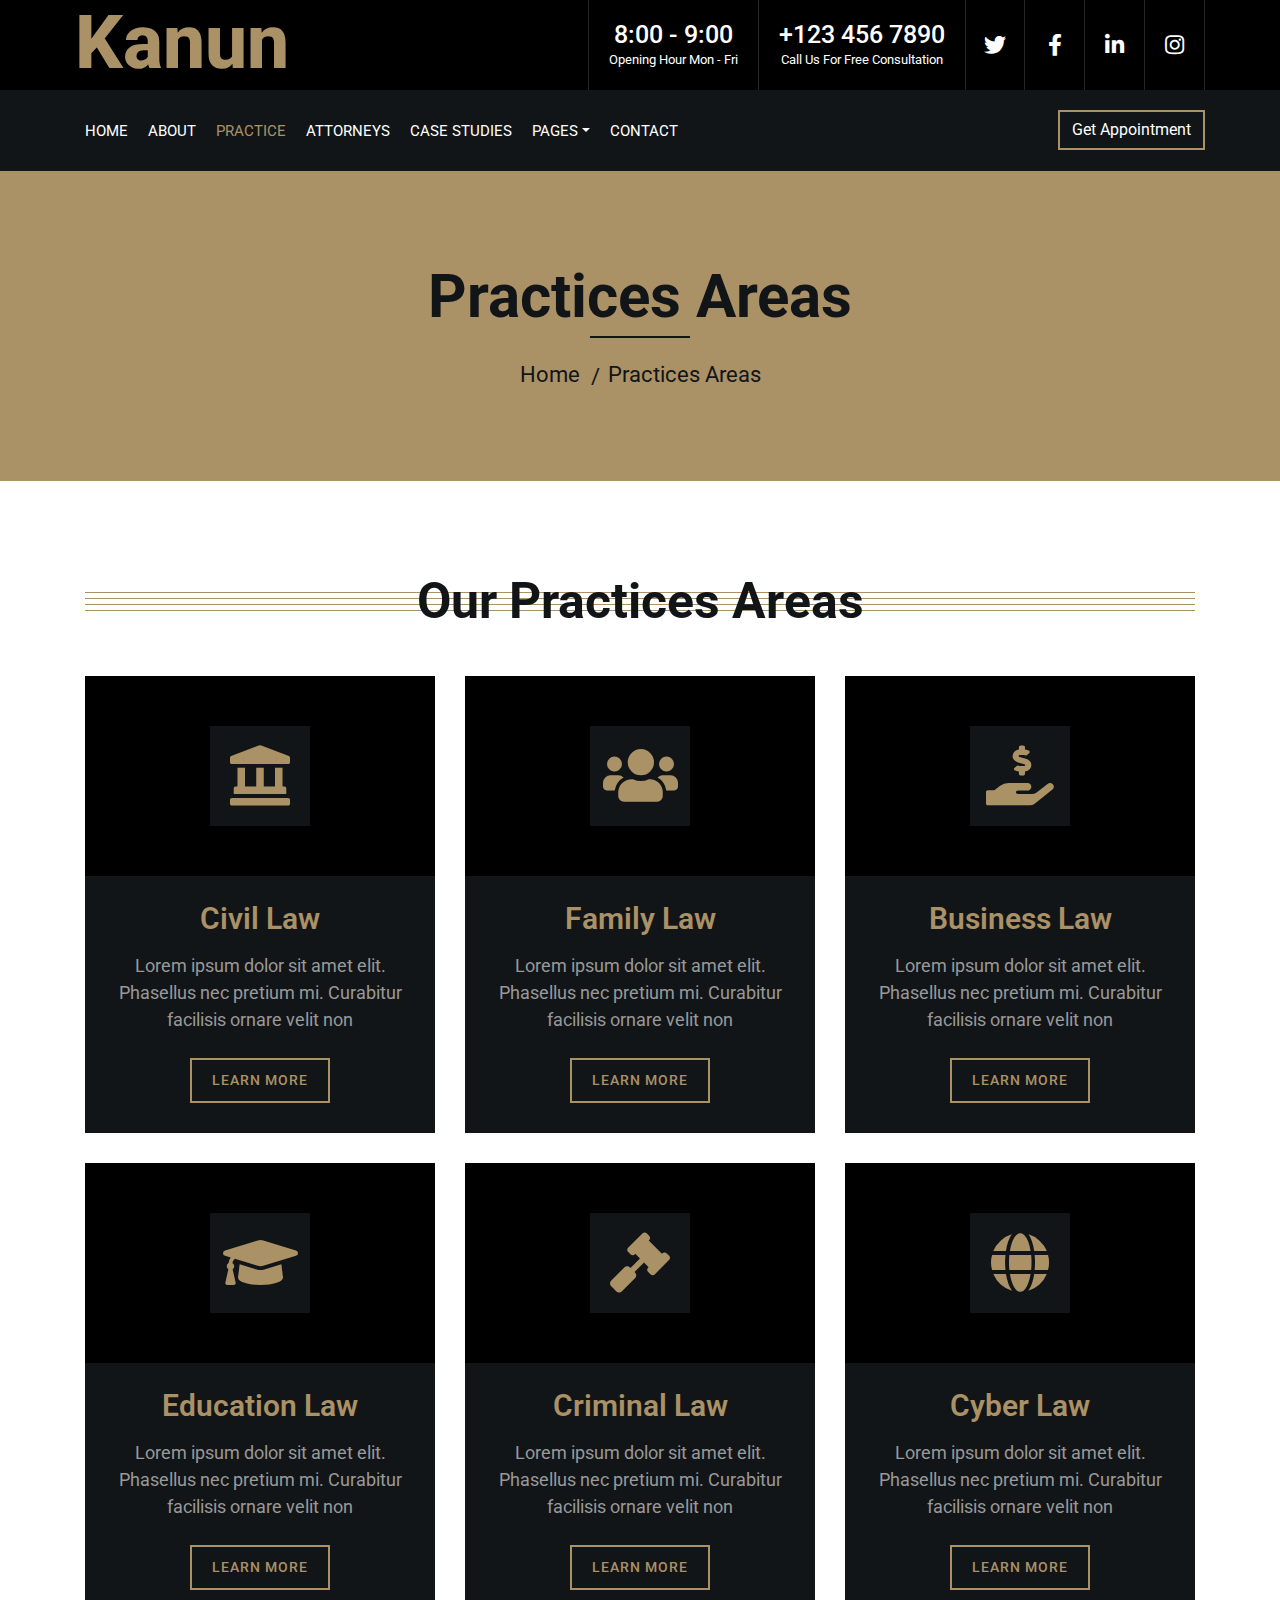
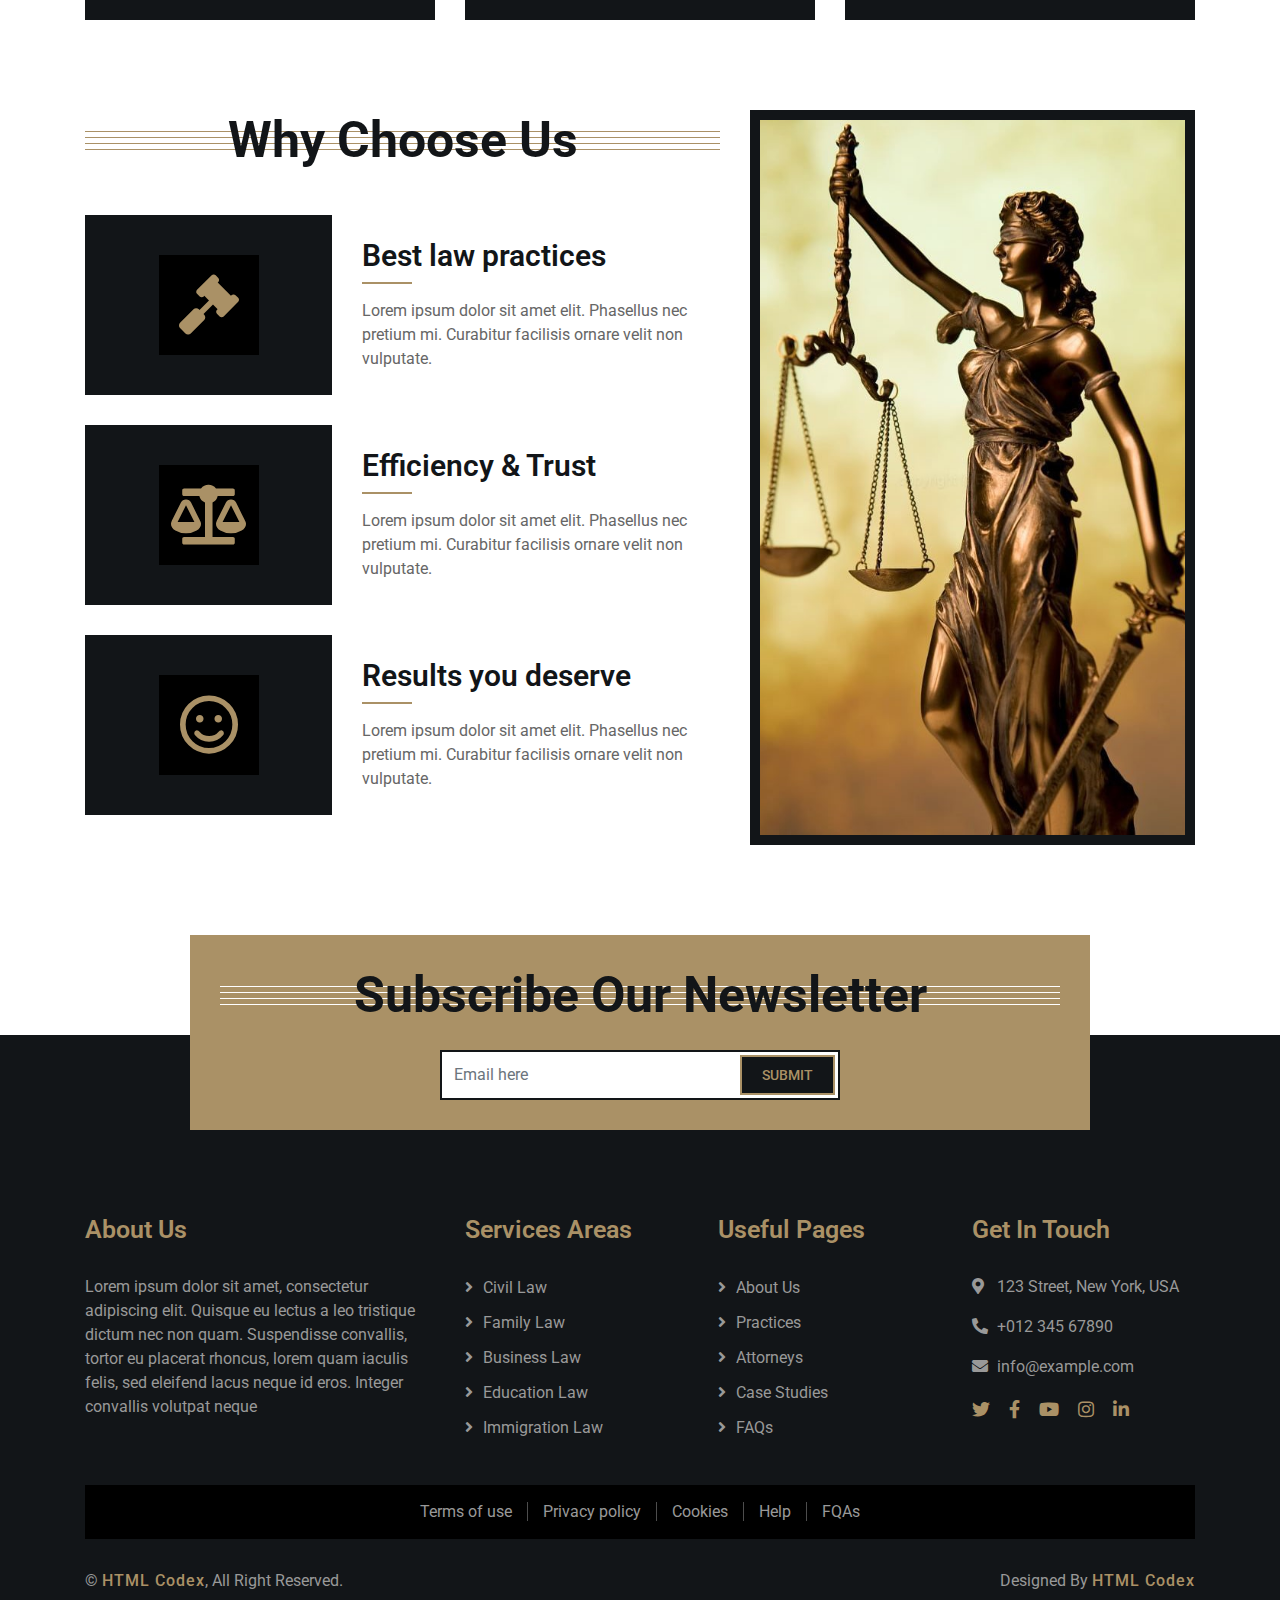
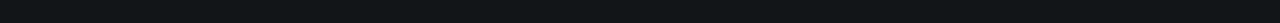
<file: service.html>
<!DOCTYPE html>
<html lang="en">
    <head>
        <meta charset="utf-8">
        <title>Kanun - Law Firm Website Template</title>
        <meta content="width=device-width, initial-scale=1.0" name="viewport">
        <meta content="Law Firm Website Template" name="keywords">
        <meta content="Law Firm Website Template" name="description">

        <!-- Favicon -->
        <link href="img/favicon.ico" rel="icon">

        <!-- Google Font -->
        <link href="https://fonts.googleapis.com/css2?family=EB+Garamond:ital,wght@1,600;1,700;1,800&family=Roboto:wght@400;500&display=swap" rel="stylesheet"> 
        
        <!-- CSS Libraries -->
        <link href="https://stackpath.bootstrapcdn.com/bootstrap/4.4.1/css/bootstrap.min.css" rel="stylesheet">
        <link href="https://cdnjs.cloudflare.com/ajax/libs/font-awesome/5.10.0/css/all.min.css" rel="stylesheet">
        <link href="lib/animate/animate.min.css" rel="stylesheet">
        <link href="lib/owlcarousel/assets/owl.carousel.min.css" rel="stylesheet">

        <!-- Template Stylesheet -->
        <link href="css/style.css" rel="stylesheet">
    </head>

    <body>
        <div class="wrapper">
            <!-- Top Bar Start -->
            <div class="top-bar">
                <div class="container-fluid">
                    <div class="row">
                        <div class="col-lg-3">
                            <div class="logo">
                                <a href="index.html">
                                    <h1>Kanun</h1>
                                    <!-- <img src="img/logo.jpg" alt="Logo"> -->
                                </a>
                            </div>
                        </div>
                        <div class="col-lg-9">
                            <div class="top-bar-right">
                                <div class="text">
                                    <h2>8:00 - 9:00</h2>
                                    <p>Opening Hour Mon - Fri</p>
                                </div>
                                <div class="text">
                                    <h2>+123 456 7890</h2>
                                    <p>Call Us For Free Consultation</p>
                                </div>
                                <div class="social">
                                    <a href=""><i class="fab fa-twitter"></i></a>
                                    <a href=""><i class="fab fa-facebook-f"></i></a>
                                    <a href=""><i class="fab fa-linkedin-in"></i></a>
                                    <a href=""><i class="fab fa-instagram"></i></a>
                                </div>
                            </div>
                        </div>
                    </div>
                </div>
            </div>
            <!-- Top Bar End -->

            <!-- Nav Bar Start -->
            <div class="nav-bar">
                <div class="container-fluid">
                    <nav class="navbar navbar-expand-lg bg-dark navbar-dark">
                        <a href="#" class="navbar-brand">MENU</a>
                        <button type="button" class="navbar-toggler" data-toggle="collapse" data-target="#navbarCollapse">
                            <span class="navbar-toggler-icon"></span>
                        </button>

                        <div class="collapse navbar-collapse justify-content-between" id="navbarCollapse">
                            <div class="navbar-nav mr-auto">
                                <a href="index.html" class="nav-item nav-link">Home</a>
                                <a href="about.html" class="nav-item nav-link">About</a>
                                <a href="service.html" class="nav-item nav-link active">Practice</a>
                                <a href="team.html" class="nav-item nav-link">Attorneys</a>
                                <a href="portfolio.html" class="nav-item nav-link">Case Studies</a>
                                <div class="nav-item dropdown">
                                    <a href="#" class="nav-link dropdown-toggle" data-toggle="dropdown">Pages</a>
                                    <div class="dropdown-menu">
                                        <a href="single-page.html" class="dropdown-item">Blog Page</a>
                                        <a href="#" class="dropdown-item">Single Page</a>
                                    </div>
                                </div>
                                <a href="contact.html" class="nav-item nav-link">Contact</a>
                            </div>
                            <div class="ml-auto">
                                <a class="btn" href="">Get Appointment</a>
                            </div>
                        </div>
                    </nav>
                </div>
            </div>
            <!-- Nav Bar End -->
            
            
            <!-- Page Header Start -->
            <div class="page-header">
                <div class="container">
                    <div class="row">
                        <div class="col-12">
                            <h2>Practices Areas</h2>
                        </div>
                        <div class="col-12">
                            <a href="">Home</a>
                            <a href="">Practices Areas</a>
                        </div>
                    </div>
                </div>
            </div>
            <!-- Page Header End -->


            <!-- Service Start -->
            <div class="service">
                <div class="container">
                    <div class="section-header">
                        <h2>Our Practices Areas</h2>
                    </div>
                    <div class="row">
                        <div class="col-lg-4 col-md-6">
                            <div class="service-item">
                                <div class="service-icon">
                                    <i class="fa fa-landmark"></i>
                                </div>
                                <h3>Civil Law</h3>
                                <p>
                                    Lorem ipsum dolor sit amet elit. Phasellus nec pretium mi. Curabitur facilisis ornare velit non
                                </p>
                                <a class="btn" href="">Learn More</a>
                            </div>
                        </div>
                        <div class="col-lg-4 col-md-6">
                            <div class="service-item">
                                <div class="service-icon">
                                    <i class="fa fa-users"></i>
                                </div>
                                <h3>Family Law</h3>
                                <p>
                                    Lorem ipsum dolor sit amet elit. Phasellus nec pretium mi. Curabitur facilisis ornare velit non
                                </p>
                                <a class="btn" href="">Learn More</a>
                            </div>
                        </div>
                        <div class="col-lg-4 col-md-6">
                            <div class="service-item">
                                <div class="service-icon">
                                    <i class="fa fa-hand-holding-usd"></i>
                                </div>
                                <h3>Business Law</h3>
                                <p>
                                    Lorem ipsum dolor sit amet elit. Phasellus nec pretium mi. Curabitur facilisis ornare velit non
                                </p>
                                <a class="btn" href="">Learn More</a>
                            </div>
                        </div>
                        <div class="col-lg-4 col-md-6">
                            <div class="service-item">
                                <div class="service-icon">
                                    <i class="fa fa-graduation-cap"></i>
                                </div>
                                <h3>Education Law</h3>
                                <p>
                                    Lorem ipsum dolor sit amet elit. Phasellus nec pretium mi. Curabitur facilisis ornare velit non
                                </p>
                                <a class="btn" href="">Learn More</a>
                            </div>
                        </div>
                        <div class="col-lg-4 col-md-6">
                            <div class="service-item">
                                <div class="service-icon">
                                    <i class="fa fa-gavel"></i>
                                </div>
                                <h3>Criminal Law</h3>
                                <p>
                                    Lorem ipsum dolor sit amet elit. Phasellus nec pretium mi. Curabitur facilisis ornare velit non
                                </p>
                                <a class="btn" href="">Learn More</a>
                            </div>
                        </div>
                        <div class="col-lg-4 col-md-6">
                            <div class="service-item">
                                <div class="service-icon">
                                    <i class="fa fa-globe"></i>
                                </div>
                                <h3>Cyber Law</h3>
                                <p>
                                    Lorem ipsum dolor sit amet elit. Phasellus nec pretium mi. Curabitur facilisis ornare velit non
                                </p>
                                <a class="btn" href="">Learn More</a>
                            </div>
                        </div>
                    </div>
                </div>
            </div>
            <!-- Service End -->
            
            
            <!-- Feature Start -->
            <div class="feature">
                <div class="container">
                    <div class="row">
                        <div class="col-md-7">
                            <div class="section-header">
                                <h2>Why Choose Us</h2>
                            </div>
                            <div class="row align-items-center feature-item">
                                <div class="col-5">
                                    <div class="feature-icon">
                                        <i class="fa fa-gavel"></i>
                                    </div>
                                </div>
                                <div class="col-7">
                                    <h3>Best law practices</h3>
                                    <p>
                                        Lorem ipsum dolor sit amet elit. Phasellus nec pretium mi. Curabitur facilisis ornare velit non vulputate.
                                    </p>
                                </div>
                            </div>
                            <div class="row align-items-center feature-item">
                                <div class="col-5">
                                    <div class="feature-icon">
                                        <i class="fa fa-balance-scale"></i>
                                    </div>
                                </div>
                                <div class="col-7">
                                    <h3>Efficiency & Trust</h3>
                                    <p>
                                        Lorem ipsum dolor sit amet elit. Phasellus nec pretium mi. Curabitur facilisis ornare velit non vulputate.
                                    </p>
                                </div>
                            </div>
                            <div class="row align-items-center feature-item">
                                <div class="col-5">
                                    <div class="feature-icon">
                                        <i class="far fa-smile"></i>
                                    </div>
                                </div>
                                <div class="col-7">
                                    <h3>Results you deserve</h3>
                                    <p>
                                        Lorem ipsum dolor sit amet elit. Phasellus nec pretium mi. Curabitur facilisis ornare velit non vulputate.
                                    </p>
                                </div>
                            </div>
                        </div>
                        <div class="col-md-5">
                            <div class="feature-img">
                                <img src="img/feature.jpg" alt="Feature">
                            </div>
                        </div>
                    </div>
                </div>
            </div>
            <!-- Feature End -->


            <!-- Newsletter Start -->
            <div class="newsletter">
                <div class="container">
                    <div class="section-header">
                        <h2>Subscribe Our Newsletter</h2>
                    </div>
                    <div class="form">
                        <input class="form-control" placeholder="Email here">
                        <button class="btn">Submit</button>
                    </div>
                </div>
            </div>
            <!-- Newsletter End -->


            <!-- Footer Start -->
            <div class="footer">
                <div class="container">
                    <div class="row">
                        <div class="col-md-6 col-lg-4">
                            <div class="footer-about">
                                <h2>About Us</h2>
                                <p>
                                    Lorem ipsum dolor sit amet, consectetur adipiscing elit. Quisque eu lectus a leo tristique dictum nec non quam. Suspendisse convallis, tortor eu placerat rhoncus, lorem quam iaculis felis, sed eleifend lacus neque id eros. Integer convallis volutpat neque
                                </p>
                            </div>
                        </div>
                        <div class="col-md-6 col-lg-8">
                            <div class="row">
                        <div class="col-md-6 col-lg-4">
                            <div class="footer-link">
                                <h2>Services Areas</h2>
                                <a href="">Civil Law</a>
                                <a href="">Family Law</a>
                                <a href="">Business Law</a>
                                <a href="">Education Law</a>
                                <a href="">Immigration Law</a>
                            </div>
                        </div>
                        <div class="col-md-6 col-lg-4">
                            <div class="footer-link">
                                <h2>Useful Pages</h2>
                                <a href="">About Us</a>
                                <a href="">Practices</a>
                                <a href="">Attorneys</a>
                                <a href="">Case Studies</a>
                                <a href="">FAQs</a>
                            </div>
                        </div>
                        <div class="col-md-6 col-lg-4">
                            <div class="footer-contact">
                                <h2>Get In Touch</h2>
                                <p><i class="fa fa-map-marker-alt"></i>123 Street, New York, USA</p>
                                <p><i class="fa fa-phone-alt"></i>+012 345 67890</p>
                                <p><i class="fa fa-envelope"></i>info@example.com</p>
                                <div class="footer-social">
                                    <a href=""><i class="fab fa-twitter"></i></a>
                                    <a href=""><i class="fab fa-facebook-f"></i></a>
                                    <a href=""><i class="fab fa-youtube"></i></a>
                                    <a href=""><i class="fab fa-instagram"></i></a>
                                    <a href=""><i class="fab fa-linkedin-in"></i></a>
                                </div>
                            </div>
                        </div>
                        </div>
                    </div>
                    </div>
                </div>
                <div class="container footer-menu">
                    <div class="f-menu">
                        <a href="">Terms of use</a>
                        <a href="">Privacy policy</a>
                        <a href="">Cookies</a>
                        <a href="">Help</a>
                        <a href="">FQAs</a>
                    </div>
                </div>
                <div class="container copyright">
                    <div class="row">
                        <div class="col-md-6">
                            <p>&copy; <a href="https://htmlcodex.com/law-firm-website-template">HTML Codex</a>, All Right Reserved.</p>
                        </div>
                        <div class="col-md-6">
                            <p>Designed By <a href="https://htmlcodex.com">HTML Codex</a></p>
                        </div>
                    </div>
                </div>
            </div>
            <!-- Footer End -->
            
            <a href="#" class="back-to-top"><i class="fa fa-chevron-up"></i></a>
        </div>

        <!-- JavaScript Libraries -->
        <script src="https://code.jquery.com/jquery-3.4.1.min.js"></script>
        <script src="https://stackpath.bootstrapcdn.com/bootstrap/4.4.1/js/bootstrap.bundle.min.js"></script>
        <script src="lib/easing/easing.min.js"></script>
        <script src="lib/owlcarousel/owl.carousel.min.js"></script>
        <script src="lib/isotope/isotope.pkgd.min.js"></script>

        <!-- Template Javascript -->
        <script src="js/main.js"></script>
    </body>
</html>
</file>
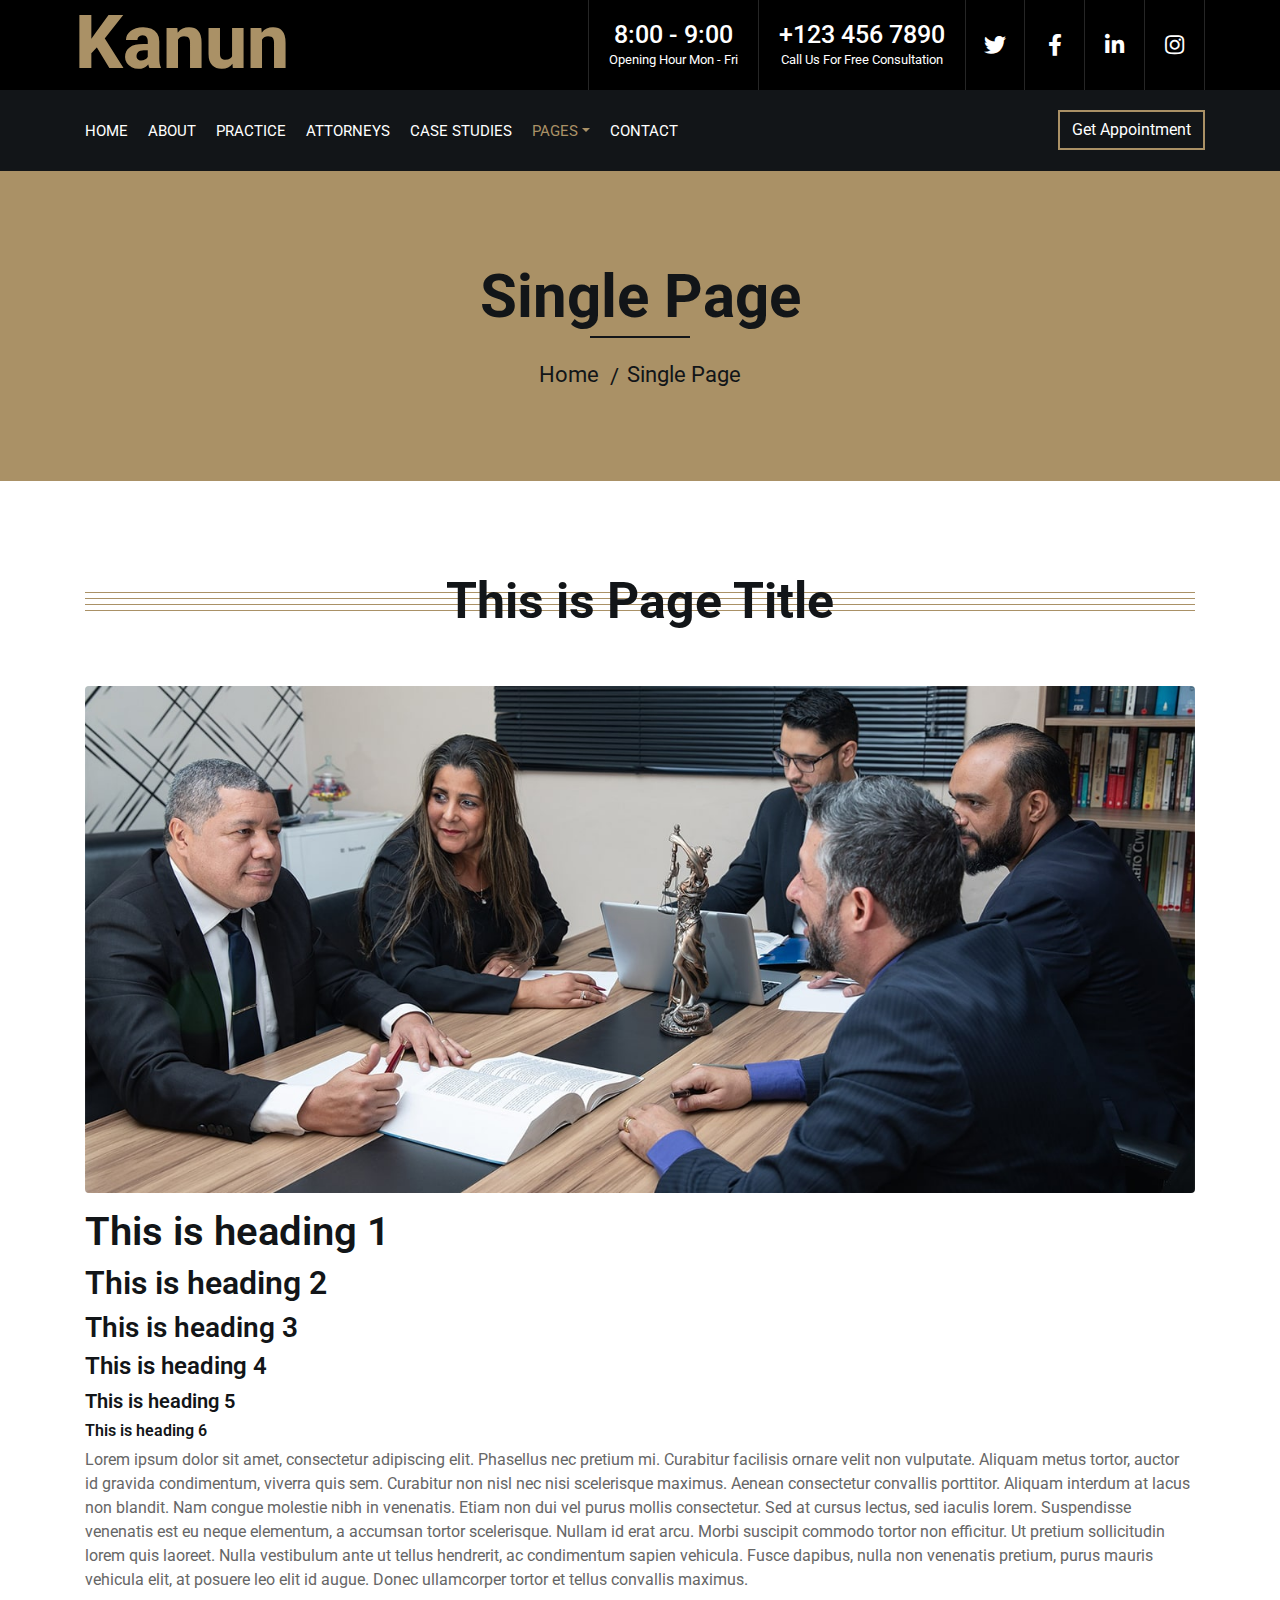
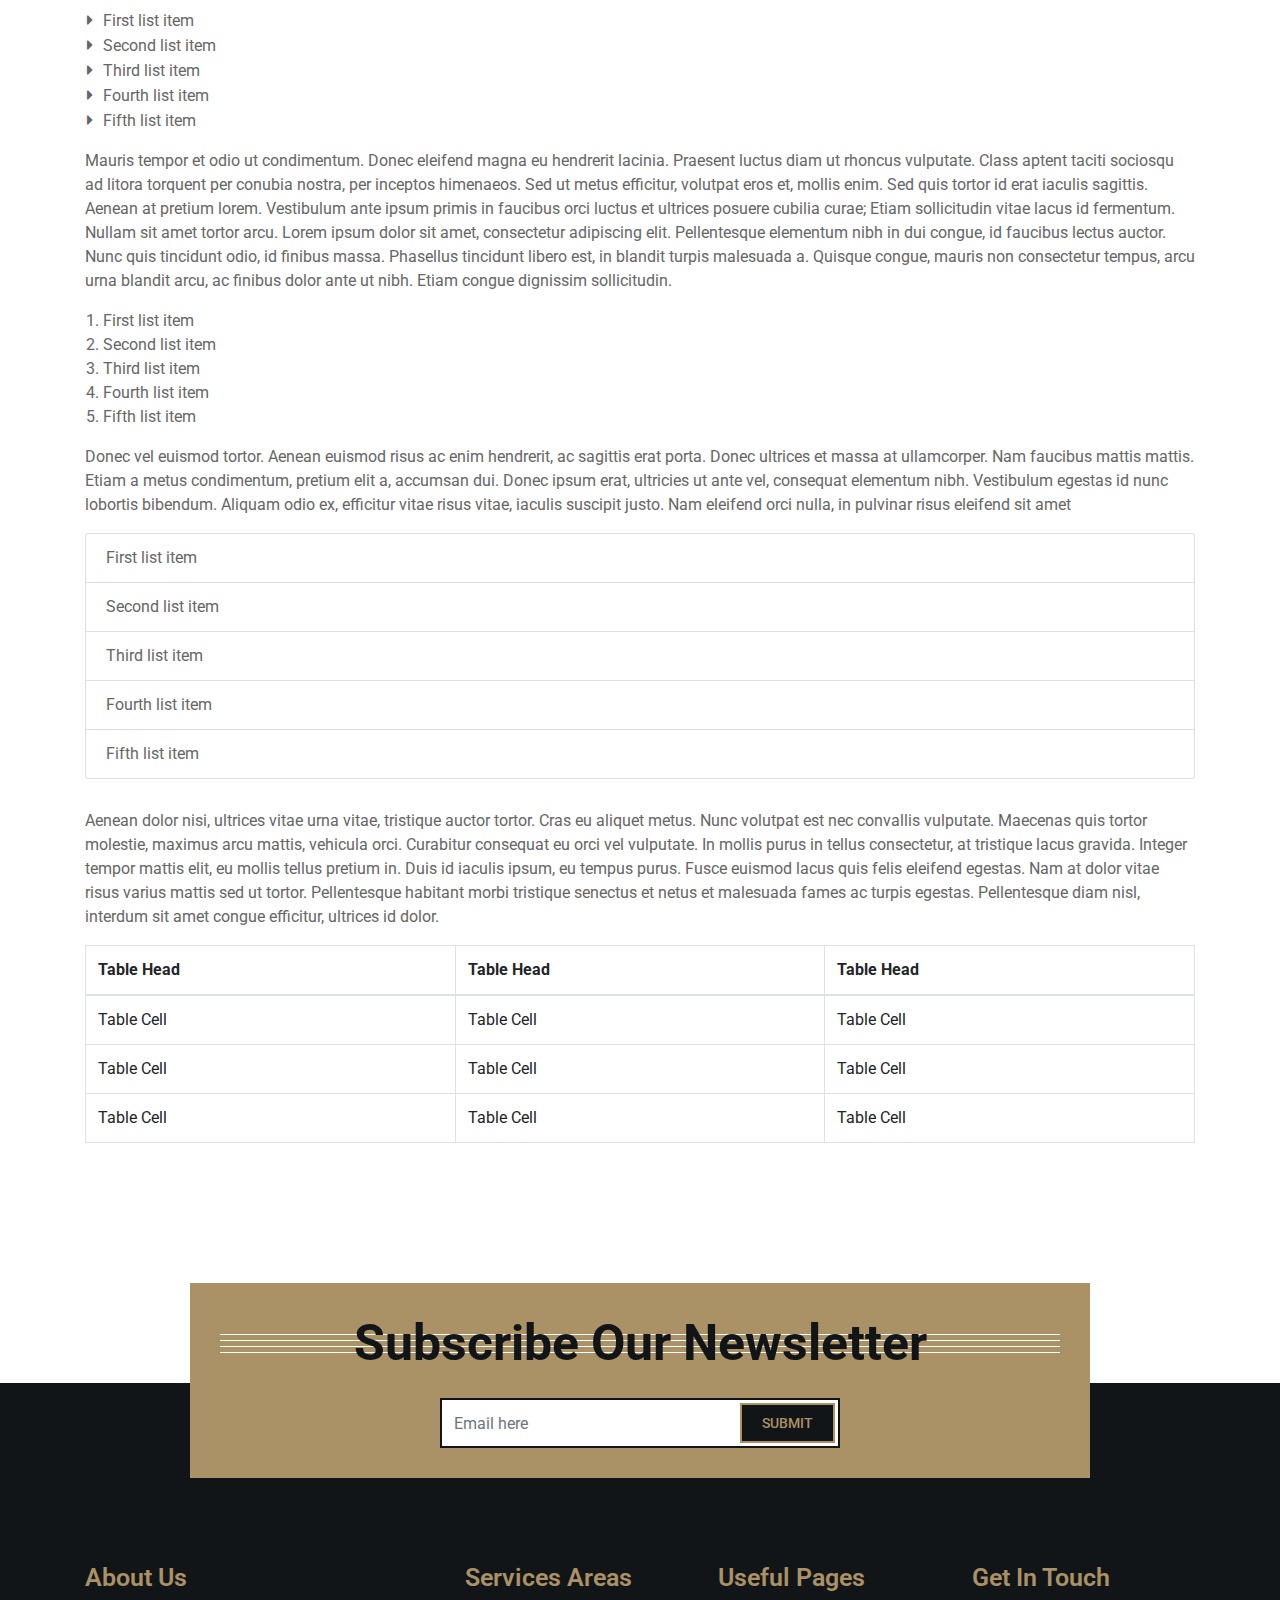
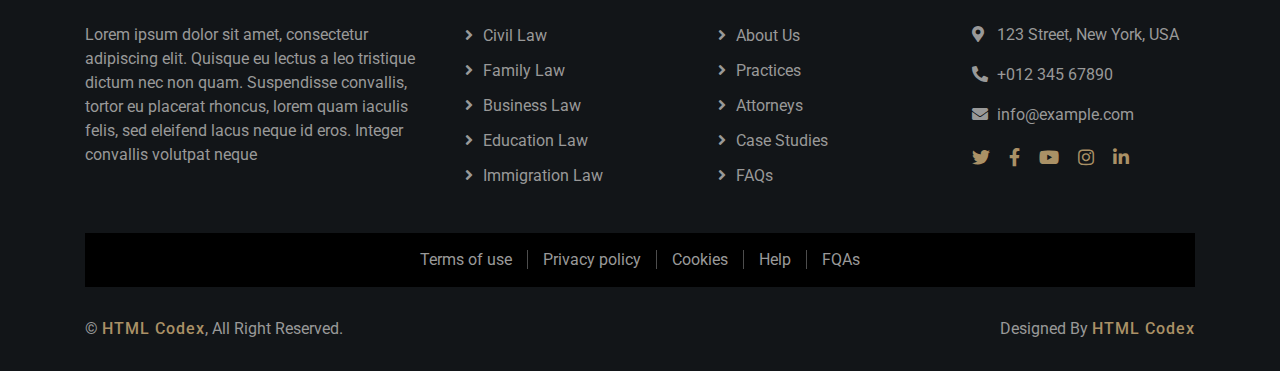
<file: single.html>
<!DOCTYPE html>
<html lang="en">
    <head>
        <meta charset="utf-8">
        <title>Kanun - Law Firm Website Template</title>
        <meta content="width=device-width, initial-scale=1.0" name="viewport">
        <meta content="Law Firm Website Template" name="keywords">
        <meta content="Law Firm Website Template" name="description">

        <!-- Favicon -->
        <link href="img/favicon.ico" rel="icon">

        <!-- Google Font -->
        <link href="https://fonts.googleapis.com/css2?family=EB+Garamond:ital,wght@1,600;1,700;1,800&family=Roboto:wght@400;500&display=swap" rel="stylesheet"> 
        
        <!-- CSS Libraries -->
        <link href="https://stackpath.bootstrapcdn.com/bootstrap/4.4.1/css/bootstrap.min.css" rel="stylesheet">
        <link href="https://cdnjs.cloudflare.com/ajax/libs/font-awesome/5.10.0/css/all.min.css" rel="stylesheet">
        <link href="lib/animate/animate.min.css" rel="stylesheet">
        <link href="lib/owlcarousel/assets/owl.carousel.min.css" rel="stylesheet">

        <!-- Template Stylesheet -->
        <link href="css/style.css" rel="stylesheet">
    </head>

    <body>
        <div class="wrapper">
            <!-- Top Bar Start -->
            <div class="top-bar">
                <div class="container-fluid">
                    <div class="row">
                        <div class="col-lg-3">
                            <div class="logo">
                                <a href="index.html">
                                    <h1>Kanun</h1>
                                    <!-- <img src="img/logo.jpg" alt="Logo"> -->
                                </a>
                            </div>
                        </div>
                        <div class="col-lg-9">
                            <div class="top-bar-right">
                                <div class="text">
                                    <h2>8:00 - 9:00</h2>
                                    <p>Opening Hour Mon - Fri</p>
                                </div>
                                <div class="text">
                                    <h2>+123 456 7890</h2>
                                    <p>Call Us For Free Consultation</p>
                                </div>
                                <div class="social">
                                    <a href=""><i class="fab fa-twitter"></i></a>
                                    <a href=""><i class="fab fa-facebook-f"></i></a>
                                    <a href=""><i class="fab fa-linkedin-in"></i></a>
                                    <a href=""><i class="fab fa-instagram"></i></a>
                                </div>
                            </div>
                        </div>
                    </div>
                </div>
            </div>
            <!-- Top Bar End -->

            <!-- Nav Bar Start -->
            <div class="nav-bar">
                <div class="container-fluid">
                    <nav class="navbar navbar-expand-lg bg-dark navbar-dark">
                        <a href="#" class="navbar-brand">MENU</a>
                        <button type="button" class="navbar-toggler" data-toggle="collapse" data-target="#navbarCollapse">
                            <span class="navbar-toggler-icon"></span>
                        </button>

                        <div class="collapse navbar-collapse justify-content-between" id="navbarCollapse">
                            <div class="navbar-nav mr-auto">
                                <a href="index.html" class="nav-item nav-link">Home</a>
                                <a href="about.html" class="nav-item nav-link">About</a>
                                <a href="service.html" class="nav-item nav-link">Practice</a>
                                <a href="team.html" class="nav-item nav-link">Attorneys</a>
                                <a href="portfolio.html" class="nav-item nav-link">Case Studies</a>
                                <div class="nav-item dropdown">
                                    <a href="#" class="nav-link dropdown-toggle active" data-toggle="dropdown">Pages</a>
                                    <div class="dropdown-menu">
                                        <a href="blog.html" class="dropdown-item">Blog Page</a>
                                        <a href="single.html" class="dropdown-item">Single Page</a>
                                    </div>
                                </div>
                                <a href="contact.html" class="nav-item nav-link">Contact</a>
                            </div>
                            <div class="ml-auto">
                                <a class="btn" href="">Get Appointment</a>
                            </div>
                        </div>
                    </nav>
                </div>
            </div>
            <!-- Nav Bar End -->
            
            
            <!-- Page Header Start -->
            <div class="page-header">
                <div class="container">
                    <div class="row">
                        <div class="col-12">
                            <h2>Single Page</h2>
                        </div>
                        <div class="col-12">
                            <a href="">Home</a>
                            <a href="">Single Page</a>
                        </div>
                    </div>
                </div>
            </div>
            <!-- Page Header End -->


            <!-- Single Page Start -->
            <div class="single">
                <div class="container">
                    <div class="section-header">
                        <h2>This is Page Title</h2>
                    </div>
                    <div class="row">
                        <div class="col-12">
                            <img class="img-fluid rounded" src="img/single.jpg" alt="Image">
                            <h1>This is heading 1</h1>
                            <h2>This is heading 2</h2>
                            <h3>This is heading 3</h3>
                            <h4>This is heading 4</h4>
                            <h5>This is heading 5</h5>
                            <h6>This is heading 6</h6>
                            <p>
                                Lorem ipsum dolor sit amet, consectetur adipiscing elit. Phasellus nec pretium mi. Curabitur facilisis ornare velit non vulputate. Aliquam metus tortor, auctor id gravida condimentum, viverra quis sem. Curabitur non nisl nec nisi scelerisque maximus. Aenean consectetur convallis porttitor. Aliquam interdum at lacus non blandit. Nam congue molestie nibh in venenatis. Etiam non dui vel purus mollis consectetur. Sed at cursus lectus, sed iaculis lorem. Suspendisse venenatis est eu neque elementum, a accumsan tortor scelerisque. Nullam id erat arcu. Morbi suscipit commodo tortor non efficitur. Ut pretium sollicitudin lorem quis laoreet. Nulla vestibulum ante ut tellus hendrerit, ac condimentum sapien vehicula. Fusce dapibus, nulla non venenatis pretium, purus mauris vehicula elit, at posuere leo elit id augue. Donec ullamcorper tortor et tellus convallis maximus.
                            </p>
                            <ul class="ul-group">
                                <li>First list item</li>
                                <li>Second list item</li>
                                <li>Third list item</li>
                                <li>Fourth list item</li>
                                <li>Fifth list item</li>
                            </ul>
                            <p>
                                Mauris tempor et odio ut condimentum. Donec eleifend magna eu hendrerit lacinia. Praesent luctus diam ut rhoncus vulputate. Class aptent taciti sociosqu ad litora torquent per conubia nostra, per inceptos himenaeos. Sed ut metus efficitur, volutpat eros et, mollis enim. Sed quis tortor id erat iaculis sagittis. Aenean at pretium lorem. Vestibulum ante ipsum primis in faucibus orci luctus et ultrices posuere cubilia curae; Etiam sollicitudin vitae lacus id fermentum. Nullam sit amet tortor arcu. Lorem ipsum dolor sit amet, consectetur adipiscing elit. Pellentesque elementum nibh in dui congue, id faucibus lectus auctor. Nunc quis tincidunt odio, id finibus massa. Phasellus tincidunt libero est, in blandit turpis malesuada a. Quisque congue, mauris non consectetur tempus, arcu urna blandit arcu, ac finibus dolor ante ut nibh. Etiam congue dignissim sollicitudin. 
                            </p>
                            <ol class="ol-group">
                                <li>First list item</li>
                                <li>Second list item</li>
                                <li>Third list item</li>
                                <li>Fourth list item</li>
                                <li>Fifth list item</li>
                            </ol>
                            <p>
                                Donec vel euismod tortor. Aenean euismod risus ac enim hendrerit, ac sagittis erat porta. Donec ultrices et massa at ullamcorper. Nam faucibus mattis mattis. Etiam a metus condimentum, pretium elit a, accumsan dui. Donec ipsum erat, ultricies ut ante vel, consequat elementum nibh. Vestibulum egestas id nunc lobortis bibendum. Aliquam odio ex, efficitur vitae risus vitae, iaculis suscipit justo. Nam eleifend orci nulla, in pulvinar risus eleifend sit amet
                            </p>
                            <ul class="list-group">
                                <li class="list-group-item">First list item</li>
                                <li class="list-group-item">Second list item</li>
                                <li class="list-group-item">Third list item</li>
                                <li class="list-group-item">Fourth list item</li>
                                <li class="list-group-item">Fifth list item</li>
                            </ul>
                            <p>
                                Aenean dolor nisi, ultrices vitae urna vitae, tristique auctor tortor. Cras eu aliquet metus. Nunc volutpat est nec convallis vulputate. Maecenas quis tortor molestie, maximus arcu mattis, vehicula orci. Curabitur consequat eu orci vel vulputate. In mollis purus in tellus consectetur, at tristique lacus gravida. Integer tempor mattis elit, eu mollis tellus pretium in. Duis id iaculis ipsum, eu tempus purus. Fusce euismod lacus quis felis eleifend egestas. Nam at dolor vitae risus varius mattis sed ut tortor. Pellentesque habitant morbi tristique senectus et netus et malesuada fames ac turpis egestas. Pellentesque diam nisl, interdum sit amet congue efficitur, ultrices id dolor. 
                            </p>
                            <table class="table table-bordered">
                                <thead>
                                    <tr>
                                        <th>Table Head</th>
                                        <th>Table Head</th>
                                        <th>Table Head</th>
                                    </tr>
                                </thead>
                                <tbody>
                                    <tr>
                                        <td>Table Cell</td>
                                        <td>Table Cell</td>
                                        <td>Table Cell</td>
                                    </tr>
                                    <tr>
                                        <td>Table Cell</td>
                                        <td>Table Cell</td>
                                        <td>Table Cell</td>
                                    </tr>
                                    <tr>
                                        <td>Table Cell</td>
                                        <td>Table Cell</td>
                                        <td>Table Cell</td>
                                    </tr>
                                </tbody>
                            </table>
                        </div>
                    </div>
                </div>
            </div>
            <!-- Single Page End -->


            <!-- Newsletter Start -->
            <div class="newsletter">
                <div class="container">
                    <div class="section-header">
                        <h2>Subscribe Our Newsletter</h2>
                    </div>
                    <div class="form">
                        <input class="form-control" placeholder="Email here">
                        <button class="btn">Submit</button>
                    </div>
                </div>
            </div>
            <!-- Newsletter End -->


            <!-- Footer Start -->
            <div class="footer">
                <div class="container">
                    <div class="row">
                        <div class="col-md-6 col-lg-4">
                            <div class="footer-about">
                                <h2>About Us</h2>
                                <p>
                                    Lorem ipsum dolor sit amet, consectetur adipiscing elit. Quisque eu lectus a leo tristique dictum nec non quam. Suspendisse convallis, tortor eu placerat rhoncus, lorem quam iaculis felis, sed eleifend lacus neque id eros. Integer convallis volutpat neque
                                </p>
                            </div>
                        </div>
                        <div class="col-md-6 col-lg-8">
                            <div class="row">
                        <div class="col-md-6 col-lg-4">
                            <div class="footer-link">
                                <h2>Services Areas</h2>
                                <a href="">Civil Law</a>
                                <a href="">Family Law</a>
                                <a href="">Business Law</a>
                                <a href="">Education Law</a>
                                <a href="">Immigration Law</a>
                            </div>
                        </div>
                        <div class="col-md-6 col-lg-4">
                            <div class="footer-link">
                                <h2>Useful Pages</h2>
                                <a href="">About Us</a>
                                <a href="">Practices</a>
                                <a href="">Attorneys</a>
                                <a href="">Case Studies</a>
                                <a href="">FAQs</a>
                            </div>
                        </div>
                        <div class="col-md-6 col-lg-4">
                            <div class="footer-contact">
                                <h2>Get In Touch</h2>
                                <p><i class="fa fa-map-marker-alt"></i>123 Street, New York, USA</p>
                                <p><i class="fa fa-phone-alt"></i>+012 345 67890</p>
                                <p><i class="fa fa-envelope"></i>info@example.com</p>
                                <div class="footer-social">
                                    <a href=""><i class="fab fa-twitter"></i></a>
                                    <a href=""><i class="fab fa-facebook-f"></i></a>
                                    <a href=""><i class="fab fa-youtube"></i></a>
                                    <a href=""><i class="fab fa-instagram"></i></a>
                                    <a href=""><i class="fab fa-linkedin-in"></i></a>
                                </div>
                            </div>
                        </div>
                        </div>
                    </div>
                    </div>
                </div>
                <div class="container footer-menu">
                    <div class="f-menu">
                        <a href="">Terms of use</a>
                        <a href="">Privacy policy</a>
                        <a href="">Cookies</a>
                        <a href="">Help</a>
                        <a href="">FQAs</a>
                    </div>
                </div>
                <div class="container copyright">
                    <div class="row">
                        <div class="col-md-6">
                            <p>&copy; <a href="https://htmlcodex.com/law-firm-website-template">HTML Codex</a>, All Right Reserved.</p>
                        </div>
                        <div class="col-md-6">
                            <p>Designed By <a href="https://htmlcodex.com">HTML Codex</a></p>
                        </div>
                    </div>
                </div>
            </div>
            <!-- Footer End -->
            
            <a href="#" class="back-to-top"><i class="fa fa-chevron-up"></i></a>
        </div>

        <!-- JavaScript Libraries -->
        <script src="https://code.jquery.com/jquery-3.4.1.min.js"></script>
        <script src="https://stackpath.bootstrapcdn.com/bootstrap/4.4.1/js/bootstrap.bundle.min.js"></script>
        <script src="lib/easing/easing.min.js"></script>
        <script src="lib/owlcarousel/owl.carousel.min.js"></script>
        <script src="lib/isotope/isotope.pkgd.min.js"></script>

        <!-- Template Javascript -->
        <script src="js/main.js"></script>
    </body>
</html>
</file>
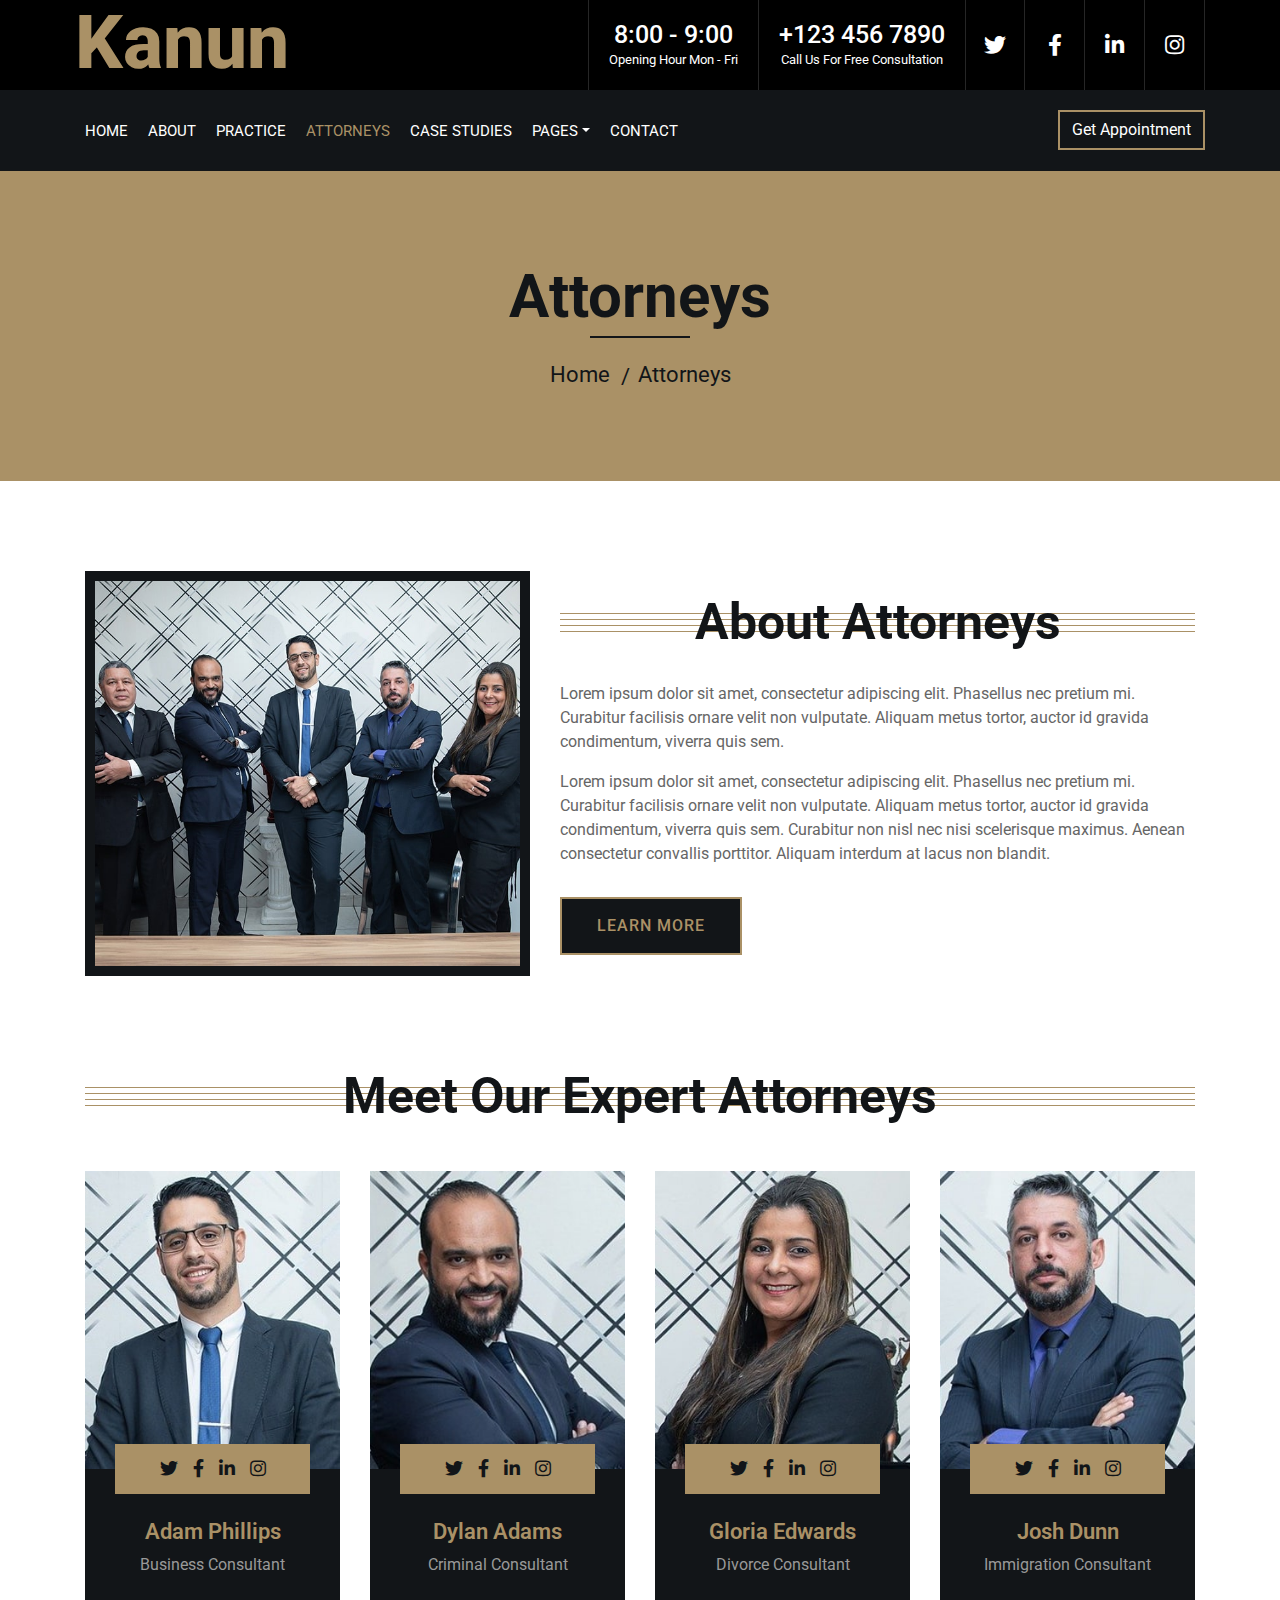
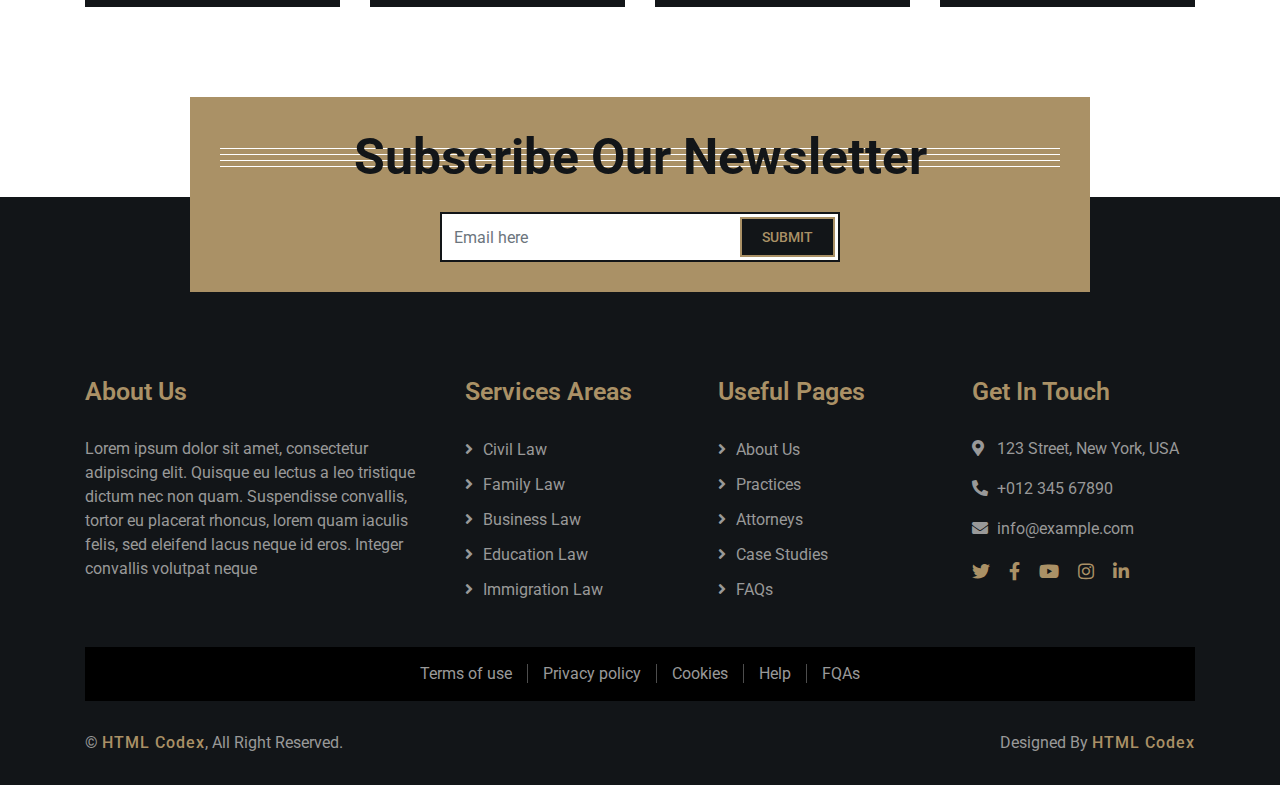
<file: team.html>
<!DOCTYPE html>
<html lang="en">
    <head>
        <meta charset="utf-8">
        <title>Kanun - Law Firm Website Template</title>
        <meta content="width=device-width, initial-scale=1.0" name="viewport">
        <meta content="Law Firm Website Template" name="keywords">
        <meta content="Law Firm Website Template" name="description">

        <!-- Favicon -->
        <link href="img/favicon.ico" rel="icon">

        <!-- Google Font -->
        <link href="https://fonts.googleapis.com/css2?family=EB+Garamond:ital,wght@1,600;1,700;1,800&family=Roboto:wght@400;500&display=swap" rel="stylesheet"> 
        
        <!-- CSS Libraries -->
        <link href="https://stackpath.bootstrapcdn.com/bootstrap/4.4.1/css/bootstrap.min.css" rel="stylesheet">
        <link href="https://cdnjs.cloudflare.com/ajax/libs/font-awesome/5.10.0/css/all.min.css" rel="stylesheet">
        <link href="lib/animate/animate.min.css" rel="stylesheet">
        <link href="lib/owlcarousel/assets/owl.carousel.min.css" rel="stylesheet">

        <!-- Template Stylesheet -->
        <link href="css/style.css" rel="stylesheet">
    </head>

    <body>
        <div class="wrapper">
            <!-- Top Bar Start -->
            <div class="top-bar">
                <div class="container-fluid">
                    <div class="row">
                        <div class="col-lg-3">
                            <div class="logo">
                                <a href="index.html">
                                    <h1>Kanun</h1>
                                    <!-- <img src="img/logo.jpg" alt="Logo"> -->
                                </a>
                            </div>
                        </div>
                        <div class="col-lg-9">
                            <div class="top-bar-right">
                                <div class="text">
                                    <h2>8:00 - 9:00</h2>
                                    <p>Opening Hour Mon - Fri</p>
                                </div>
                                <div class="text">
                                    <h2>+123 456 7890</h2>
                                    <p>Call Us For Free Consultation</p>
                                </div>
                                <div class="social">
                                    <a href=""><i class="fab fa-twitter"></i></a>
                                    <a href=""><i class="fab fa-facebook-f"></i></a>
                                    <a href=""><i class="fab fa-linkedin-in"></i></a>
                                    <a href=""><i class="fab fa-instagram"></i></a>
                                </div>
                            </div>
                        </div>
                    </div>
                </div>
            </div>
            <!-- Top Bar End -->

            <!-- Nav Bar Start -->
            <div class="nav-bar">
                <div class="container-fluid">
                    <nav class="navbar navbar-expand-lg bg-dark navbar-dark">
                        <a href="#" class="navbar-brand">MENU</a>
                        <button type="button" class="navbar-toggler" data-toggle="collapse" data-target="#navbarCollapse">
                            <span class="navbar-toggler-icon"></span>
                        </button>

                        <div class="collapse navbar-collapse justify-content-between" id="navbarCollapse">
                            <div class="navbar-nav mr-auto">
                                <a href="index.html" class="nav-item nav-link">Home</a>
                                <a href="about.html" class="nav-item nav-link">About</a>
                                <a href="service.html" class="nav-item nav-link">Practice</a>
                                <a href="team.html" class="nav-item nav-link active">Attorneys</a>
                                <a href="portfolio.html" class="nav-item nav-link">Case Studies</a>
                                <div class="nav-item dropdown">
                                    <a href="#" class="nav-link dropdown-toggle" data-toggle="dropdown">Pages</a>
                                    <div class="dropdown-menu">
                                        <a href="single-page.html" class="dropdown-item">Blog Page</a>
                                        <a href="#" class="dropdown-item">Single Page</a>
                                    </div>
                                </div>
                                <a href="contact.html" class="nav-item nav-link">Contact</a>
                            </div>
                            <div class="ml-auto">
                                <a class="btn" href="">Get Appointment</a>
                            </div>
                        </div>
                    </nav>
                </div>
            </div>
            <!-- Nav Bar End -->
            
            
            <!-- Page Header Start -->
            <div class="page-header">
                <div class="container">
                    <div class="row">
                        <div class="col-12">
                            <h2>Attorneys</h2>
                        </div>
                        <div class="col-12">
                            <a href="">Home</a>
                            <a href="">Attorneys</a>
                        </div>
                    </div>
                </div>
            </div>
            <!-- Page Header End -->


            <!-- About Start -->
            <div class="about">
                <div class="container">
                    <div class="row align-items-center">
                        <div class="col-lg-5 col-md-6">
                            <div class="about-img">
                                <img src="img/about.jpg" alt="Image">
                            </div>
                        </div>
                        <div class="col-lg-7 col-md-6">
                            <div class="section-header">
                                <h2>About Attorneys</h2>
                            </div>
                            <div class="about-text">
                                <p>
                                    Lorem ipsum dolor sit amet, consectetur adipiscing elit. Phasellus nec pretium mi. Curabitur facilisis ornare velit non vulputate. Aliquam metus tortor, auctor id gravida condimentum, viverra quis sem.
                                </p>
                                <p>
                                    Lorem ipsum dolor sit amet, consectetur adipiscing elit. Phasellus nec pretium mi. Curabitur facilisis ornare velit non vulputate. Aliquam metus tortor, auctor id gravida condimentum, viverra quis sem. Curabitur non nisl nec nisi scelerisque maximus. Aenean consectetur convallis porttitor. Aliquam interdum at lacus non blandit.
                                </p>
                                <a class="btn" href="">Learn More</a>
                            </div>
                        </div>
                    </div>
                </div>
            </div>
            <!-- About End -->


            <!-- Team Start -->
            <div class="team">
                <div class="container">
                    <div class="section-header">
                        <h2>Meet Our Expert Attorneys</h2>
                    </div>
                    <div class="row">
                        <div class="col-lg-3 col-md-6">
                            <div class="team-item">
                                <div class="team-img">
                                    <img src="img/team-1.jpg" alt="Team Image">
                                </div>
                                <div class="team-text">
                                    <h2>Adam Phillips</h2>
                                    <p>Business Consultant</p>
                                    <div class="team-social">
                                        <a class="social-tw" href=""><i class="fab fa-twitter"></i></a>
                                        <a class="social-fb" href=""><i class="fab fa-facebook-f"></i></a>
                                        <a class="social-li" href=""><i class="fab fa-linkedin-in"></i></a>
                                        <a class="social-in" href=""><i class="fab fa-instagram"></i></a>
                                    </div>
                                </div>
                            </div>
                        </div>
                        <div class="col-lg-3 col-md-6">
                            <div class="team-item">
                                <div class="team-img">
                                    <img src="img/team-2.jpg" alt="Team Image">
                                </div>
                                <div class="team-text">
                                    <h2>Dylan Adams</h2>
                                    <p>Criminal Consultant</p>
                                    <div class="team-social">
                                        <a class="social-tw" href=""><i class="fab fa-twitter"></i></a>
                                        <a class="social-fb" href=""><i class="fab fa-facebook-f"></i></a>
                                        <a class="social-li" href=""><i class="fab fa-linkedin-in"></i></a>
                                        <a class="social-in" href=""><i class="fab fa-instagram"></i></a>
                                    </div>
                                </div>
                            </div>
                        </div>
                        <div class="col-lg-3 col-md-6">
                            <div class="team-item">
                                <div class="team-img">
                                    <img src="img/team-3.jpg" alt="Team Image">
                                </div>
                                <div class="team-text">
                                    <h2>Gloria Edwards</h2>
                                    <p>Divorce Consultant</p>
                                    <div class="team-social">
                                        <a class="social-tw" href=""><i class="fab fa-twitter"></i></a>
                                        <a class="social-fb" href=""><i class="fab fa-facebook-f"></i></a>
                                        <a class="social-li" href=""><i class="fab fa-linkedin-in"></i></a>
                                        <a class="social-in" href=""><i class="fab fa-instagram"></i></a>
                                    </div>
                                </div>
                            </div>
                        </div>
                        <div class="col-lg-3 col-md-6">
                            <div class="team-item">
                                <div class="team-img">
                                    <img src="img/team-4.jpg" alt="Team Image">
                                </div>
                                <div class="team-text">
                                    <h2>Josh Dunn</h2>
                                    <p>Immigration Consultant</p>
                                    <div class="team-social">
                                        <a class="social-tw" href=""><i class="fab fa-twitter"></i></a>
                                        <a class="social-fb" href=""><i class="fab fa-facebook-f"></i></a>
                                        <a class="social-li" href=""><i class="fab fa-linkedin-in"></i></a>
                                        <a class="social-in" href=""><i class="fab fa-instagram"></i></a>
                                    </div>
                                </div>
                            </div>
                        </div>
                    </div>
                </div>
            </div>
            <!-- Team End -->


            <!-- Newsletter Start -->
            <div class="newsletter">
                <div class="container">
                    <div class="section-header">
                        <h2>Subscribe Our Newsletter</h2>
                    </div>
                    <div class="form">
                        <input class="form-control" placeholder="Email here">
                        <button class="btn">Submit</button>
                    </div>
                </div>
            </div>
            <!-- Newsletter End -->


            <!-- Footer Start -->
            <div class="footer">
                <div class="container">
                    <div class="row">
                        <div class="col-md-6 col-lg-4">
                            <div class="footer-about">
                                <h2>About Us</h2>
                                <p>
                                    Lorem ipsum dolor sit amet, consectetur adipiscing elit. Quisque eu lectus a leo tristique dictum nec non quam. Suspendisse convallis, tortor eu placerat rhoncus, lorem quam iaculis felis, sed eleifend lacus neque id eros. Integer convallis volutpat neque
                                </p>
                            </div>
                        </div>
                        <div class="col-md-6 col-lg-8">
                            <div class="row">
                        <div class="col-md-6 col-lg-4">
                            <div class="footer-link">
                                <h2>Services Areas</h2>
                                <a href="">Civil Law</a>
                                <a href="">Family Law</a>
                                <a href="">Business Law</a>
                                <a href="">Education Law</a>
                                <a href="">Immigration Law</a>
                            </div>
                        </div>
                        <div class="col-md-6 col-lg-4">
                            <div class="footer-link">
                                <h2>Useful Pages</h2>
                                <a href="">About Us</a>
                                <a href="">Practices</a>
                                <a href="">Attorneys</a>
                                <a href="">Case Studies</a>
                                <a href="">FAQs</a>
                            </div>
                        </div>
                        <div class="col-md-6 col-lg-4">
                            <div class="footer-contact">
                                <h2>Get In Touch</h2>
                                <p><i class="fa fa-map-marker-alt"></i>123 Street, New York, USA</p>
                                <p><i class="fa fa-phone-alt"></i>+012 345 67890</p>
                                <p><i class="fa fa-envelope"></i>info@example.com</p>
                                <div class="footer-social">
                                    <a href=""><i class="fab fa-twitter"></i></a>
                                    <a href=""><i class="fab fa-facebook-f"></i></a>
                                    <a href=""><i class="fab fa-youtube"></i></a>
                                    <a href=""><i class="fab fa-instagram"></i></a>
                                    <a href=""><i class="fab fa-linkedin-in"></i></a>
                                </div>
                            </div>
                        </div>
                        </div>
                    </div>
                    </div>
                </div>
                <div class="container footer-menu">
                    <div class="f-menu">
                        <a href="">Terms of use</a>
                        <a href="">Privacy policy</a>
                        <a href="">Cookies</a>
                        <a href="">Help</a>
                        <a href="">FQAs</a>
                    </div>
                </div>
                <div class="container copyright">
                    <div class="row">
                        <div class="col-md-6">
                            <p>&copy; <a href="https://htmlcodex.com/law-firm-website-template">HTML Codex</a>, All Right Reserved.</p>
                        </div>
                        <div class="col-md-6">
                            <p>Designed By <a href="https://htmlcodex.com">HTML Codex</a></p>
                        </div>
                    </div>
                </div>
            </div>
            <!-- Footer End -->
            
            <a href="#" class="back-to-top"><i class="fa fa-chevron-up"></i></a>
        </div>

        <!-- JavaScript Libraries -->
        <script src="https://code.jquery.com/jquery-3.4.1.min.js"></script>
        <script src="https://stackpath.bootstrapcdn.com/bootstrap/4.4.1/js/bootstrap.bundle.min.js"></script>
        <script src="lib/easing/easing.min.js"></script>
        <script src="lib/owlcarousel/owl.carousel.min.js"></script>
        <script src="lib/isotope/isotope.pkgd.min.js"></script>

        <!-- Template Javascript -->
        <script src="js/main.js"></script>
    </body>
</html>
</file>
<file: css/style.css>
/*******************************/
/********* General CSS *********/
/*******************************/
body {
    color: #666666;
    background: #ffffff;
    font-family: 'Roboto', sans-serif;
    font-weight: 400;
}

h1,
h2, 
h3, 
h4,
h5, 
h6 {
    font-family: 'Roboto', serif;
    font-weight: 600;
    /* font-style: italic; */
    color: #121518;
}

a {
    color: #454545;
    transition: .3s;
}

a:hover,
a:active,
a:focus {
    color: #aa9166;
    outline: none;
    text-decoration: none;
}

.btn:focus {
    box-shadow: none;
}

.wrapper {
    position: relative;
    width: 100%;
    /* max-width: 1366px; */
    margin: 0 auto;
    background: #ffffff;
}

.back-to-top {
    position: fixed;
    display: none;
    background: #aa9166;
    color: #121518;
    width: 44px;
    height: 44px;
    text-align: center;
    line-height: 1;
    font-size: 22px;
    right: 15px;
    bottom: 15px;
    transition: background 0.5s;
    z-index: 9;
}

.back-to-top:hover {
    color: #aa9166;
    background: #121518;
}

.back-to-top i {
    padding-top: 10px;
}


/**********************************/
/********** Top Bar CSS ***********/
/**********************************/
.top-bar {
    position: relative;
    height: 90px;
    background: #000000;
}

.top-bar .logo {
    padding: 15px 0;
    text-align: left;
    overflow: hidden;
}

.top-bar .logo h1 {
    margin: 0;
    color: #aa9166;
    font-size: 75px;
    line-height: 55px;
    font-weight: 800;
}

.top-bar .logo h2 {
    margin: 0;
    color: #aa9166;
    font-size: 45px;
    line-height: 55px;
    font-weight: 800;
}

.top-bar .logo img {
    max-width: 100%;
    max-height: 60px;
}

.top-bar .top-bar-right {
    display: flex;
    align-items: center;
    justify-content: flex-end;
}

.top-bar .text {
    display: flex;
    align-items: center;
    justify-content: center;
    flex-direction: column;
    height: 90px;
    padding: 0 20px;
    text-align: center;
    border-left: 1px solid rgba(255, 255, 255, .15);
}

.top-bar .text h2 {
    color: #ffffff;
    font-family: 'Roboto', sans-serif;
    font-weight: 500;
    font-style: normal;
    font-size: 25px;
    margin: 0;
}

.top-bar .text p {
    color: #ffffff;
    font-size: 13px;
    margin: 0;
}

.top-bar .social {
    display: flex;
    height: 90px;
    font-size: 0;
    justify-content: flex-end;
}

.top-bar .social a {
    display: flex;
    align-items: center;
    justify-content: center;
    width: 60px;
    height: 100%;
    font-size: 22px;
    color: #ffffff;
    border-right: 1px solid rgba(255, 255, 255, .15);
}

.top-bar .social a:first-child {
    border-left: 1px solid rgba(255, 255, 255, .15);
}

.top-bar .social a:hover {
    color: #aa9166;
    background: #ffffff;
}

@media (min-width: 992px) {
    .top-bar {
        padding: 0 60px;
    }
}

@media (max-width: 991.98px) {
    .top-bar .logo {
        text-align: center;
    }
    
    .top-bar .social {
        display: none;
    }
}


/**********************************/
/*********** Nav Bar CSS **********/
/**********************************/
.nav-bar {
    position: relative;
    padding: 20px 0;
    transition: .3s;
}

.nav-bar.nav-sticky {
    position: fixed;
    top: 0;
    width: 100%;
    padding: 10px 0;
    box-shadow: 0 2px 5px rgba(0, 0, 0, .3);
    z-index: 999;
}

.nav-bar .navbar {
    height: 100%;
    padding: 0;
}

.navbar-dark .navbar-nav .nav-link,
.navbar-dark .navbar-nav .nav-link:focus,
.navbar-dark .navbar-nav .nav-link:hover,
.navbar-dark .navbar-nav .nav-link.active {
    padding: 10px 10px 8px 10px;
    color: #ffffff;
}

.navbar-dark .navbar-nav .nav-link:hover,
.navbar-dark .navbar-nav .nav-link.active {
    color: #aa9166;
    transition: none;
}

.nav-bar .dropdown-menu {
    margin-top: 0;
    border: 0;
    border-radius: 0;
    background: #f8f9fa;
}

.nav-bar .btn {
    color: #ffffff;
    border: 2px solid #aa9166;
    border-radius: 0;
}

.nav-bar .btn:hover {
    background: #aa9166;
}

@media (min-width: 992px) {
    .nav-bar {
        padding: 20px 60px;
    }
    
    .nav-bar.nav-sticky {
        padding: 10px 60px;
    }
    
    .nav-bar,
    .nav-bar .navbar {
        background: #121518 !important;
    }
    
    .nav-bar .navbar-brand {
        display: none;
    }
    
    .nav-bar a.nav-link {
        padding: 8px 15px;
        font-size: 15px;
        text-transform: uppercase;
    }
}

@media (max-width: 991.98px) {   
    .nav-bar,
    .nav-bar .navbar {
        padding: 3px 0;
        background: #121518 !important;
    }
    
    .nav-bar a.nav-link {
        padding: 5px;
    }
    
    .nav-bar .dropdown-menu {
        box-shadow: none;
    }
    
    .nav-bar .btn {
        display: none;
    }
}


/*******************************/
/******** Carousel CSS *********/
/*******************************/
.carousel {
    position: relative;
    width: 100%;
    height: calc(100vh - 170px);
    margin: 0 auto;
    text-align: center;
    overflow: hidden;
}

.carousel .carousel-inner,
.carousel .carousel-item {
    position: relative;
    width: 100%;
    height: 100%;
}

.carousel .carousel-item img {
    width: 100%;
    height: 100%;
    object-fit: cover;
}

.carousel .carousel-item::after {
    position: absolute;
    content: "";
    width: 100%;
    height: 100%;
    top: 0;
    left: 0;
    background: rgba(0, 0, 0, .3);
    z-index: 1;
}

.carousel .carousel-caption {
    position: absolute;
    top: 0;
    bottom: 0;
    display: flex;
    align-items: center;
    justify-content: center;
    flex-direction: column;
    height: calc(100vh - 170px);
}

.carousel .carousel-caption h1 {
    color: #ffffff;
    font-size: 60px;
    font-weight: 700;
    margin-bottom: 20px;
}

.carousel .carousel-caption p {
    color: #ffffff;
    font-size: 25px;
    margin-bottom: 25px;
}

.carousel .carousel-caption .btn {
    padding: 15px 35px;
    font-size: 18px;
    font-weight: 500;
    letter-spacing: 1px;
    text-transform: uppercase;
    color: #aa9166;
    background: #121518;
    border: 2px solid #aa9166;
    border-radius: 0;
    transition: .3s;
}

.carousel .carousel-caption .btn:hover {
    color: #121518;
    background: #aa9166;
}

@media (max-width: 767.98px) {
    .carousel .carousel-caption h1 {
        font-size: 40px;
        font-weight: 700;
    }
    
    .carousel .carousel-caption p {
        font-size: 20px;
    }
    
    .carousel .carousel-caption .btn {
        padding: 12px 30px;
        font-size: 18px;
        font-weight: 500;
        letter-spacing: 0;
    }
}

@media (max-width: 575.98px) {
    .carousel .carousel-caption h1 {
        font-size: 30px;
        font-weight: 500;
    }
    
    .carousel .carousel-caption p {
        font-size: 16px;
    }
    
    .carousel .carousel-caption .btn {
        padding: 10px 25px;
        font-size: 16px;
        font-weight: 400;
        letter-spacing: 0;
    }
}

.carousel .animated {
    -webkit-animation-duration: 1.5s;
    animation-duration: 1.5s;
}


/*******************************/
/******* Page Header CSS *******/
/*******************************/
.page-header {
    position: relative;
    margin-bottom: 45px;
    padding: 90px 0;
    text-align: center;
    background: #aa9166;
}

.page-header h2 {
    position: relative;
    color: #121518;
    font-size: 60px;
    font-weight: 700;
    margin-bottom: 20px;
    padding-bottom: 5px;
}

.page-header h2::after {
    position: absolute;
    content: "";
    width: 100px;
    height: 2px;
    left: calc(50% - 50px);
    bottom: 0;
    background: #121518;
}

.page-header a {
    position: relative;
    padding: 0 12px;
    font-size: 22px;
    color: #121518;
}

.page-header a:hover {
    color: #ffffff;
}

.page-header a::after {
    position: absolute;
    content: "/";
    width: 8px;
    height: 8px;
    top: -2px;
    right: -7px;
    text-align: center;
    color: #121518;
}

.page-header a:last-child::after {
    display: none;
}

@media (max-width: 767.98px) {
    .page-header h2 {
        font-size: 35px;
    }
    
    .page-header a {
        font-size: 18px;
    }
}


/*******************************/
/******* Section Header ********/
/*******************************/
.section-header {
    position: relative;
    width: 100%;
    text-align: center;
    margin-bottom: 45px;
}

.section-header h2 {
    margin: 0;
    position: relative;
    font-size: 50px;
    font-weight: 700;
    white-space: nowrap;
    z-index: 1;
}

.section-header h2::before {
    position: absolute;
    content: "";
    width: 100%;
    height: 7px;
    left: 0;
    top: 21px;
    background: transparent;
    border-top: 1px solid #aa9166;
    border-bottom: 1px solid #aa9166;
    z-index: -1;
}

.section-header h2::after {
    position: absolute;
    content: "";
    width: 100%;
    height: 7px;
    left: 0;
    bottom: 20px;
    background: transparent;
    border-top: 1px solid #aa9166;
    border-bottom: 1px solid #aa9166;
    z-index: -1;
}

@media (max-width: 767.98px) {
    .section-header h2 {
        font-size: 30px;
    }
}

/*******************************/
/******** Top Feature CSS ******/
/*******************************/
.feature-top {
    position: relative;
    background: #121518;
    margin-bottom: 45px;
}

.feature-top .col-md-3 {
    border-right: 1px solid rgba(255, 255, 255, .1);
    border-bottom: 1px solid rgba(255, 255, 255, .1);
}

@media (max-width: 575.98px) {
    .feature-top .col-md-3:nth-child(1n) {
        border-right: none;
    }
    
    .feature-top .col-md-3:last-child {
        border-bottom: none;
    }
}

@media (min-width: 576px) and (max-width: 767.98px) {
    .feature-top .col-md-3:nth-child(2n) {
        border-right: none;
    }
    
    .feature-top .col-md-3:nth-child(3n),
    .feature-top .col-md-3:nth-child(4n) {
        border-bottom: none;
    }
}

@media (min-width: 768px) {
    .feature-top .col-md-3 {
        border-bottom: none;
    }
    
    .feature-top .col-md-3:nth-child(4n) {
        border-right: none;
    }
}

.feature-top .feature-item {
    padding: 30px 0;
    text-align: center;
}

.feature-top .feature-item i {
    color: #aa9166;
    font-size: 35px;
    margin-bottom: 10px;
}

.feature-top .feature-item h3 {
    color: #ffffff;
    font-size: 30px;
    font-weight: 600;
}

.feature-top .feature-item p {
    color: #999999;
    margin: 0;
    font-size: 18px;
}


/*******************************/
/********** About CSS **********/
/*******************************/
.about {
    position: relative;
    width: 100%;
    padding: 45px 0;
}

.about .section-header {
    margin-bottom: 30px;
}

.about .about-img {
    position: relative;
    height: 100%;
    padding: 10px;
    background: #121518;
}

.about .about-img img {
    width: 100%;
    height: 100%;
    object-fit: cover;
}

.about .about-text p {
    font-size: 16px;
}

.about .about-text a.btn {
    position: relative;
    margin-top: 15px;
    padding: 15px 35px;
    font-size: 16px;
    font-weight: 500;
    letter-spacing: 1px;
    text-transform: uppercase;
    color: #aa9166;
    border: 2px solid #aa9166;
    border-radius: 0;
    background: #121518;
    transition: .3s;
}

.about .about-text a.btn:hover {
    color: #121518;
    background: #aa9166;
}

@media (max-width: 767.98px) {
    .about .about-img {
        margin-bottom: 30px;
        height: auto;
    }
}


/*******************************/
/********* Service CSS *********/
/*******************************/
.service {
    position: relative;
    width: 100%;
    padding: 45px 0 15px 0;
}

.service .service-item {
    position: relative;
    width: 100%;
    text-align: center;
    background: #121518;
    margin-bottom: 30px;
}

.service .service-icon {
    height: 200px;
    position: relative;
    display: flex;
    align-items: center;
    justify-content: center;
    background: #000000;
}

.service .service-icon i {
    width: 100px;
    height: 100px;
    padding: 20px 0;
    text-align: center;
    font-size: 60px;
    color: #aa9166;
    background: #121518;
    transition: .5s;
}

.service .service-item:hover .service-icon i {
    margin-top: -15px;
}

.service .service-item h3 {
    margin: 0;
    padding: 25px 15px 15px 15px;
    font-size: 30px;
    font-weight: 600;
    color: #aa9166;
}

.service .service-item p {
    margin: 0;
    color: #999999;
    padding: 0 25px 25px 25px;
    font-size: 18px;
}

.service .service-item a.btn {
    position: relative;
    margin-bottom: 30px;
    padding: 10px 20px;
    font-size: 14px;
    font-weight: 500;
    letter-spacing: 1px;
    text-transform: uppercase;
    color: #aa9166;
    border: 2px solid #aa9166;
    border-radius: 0;
    background: #121518;
    transition: .3s;
}

.service .service-item:hover a.btn {
    color: #121518;
    background: #aa9166;
}


/*******************************/
/********* Feature CSS *********/
/*******************************/
.feature {
    position: relative;
    width: 100%;
    padding: 45px 0;
}

.feature .feature-item {
    margin-bottom: 30px;
}

.feature .feature-icon {
    height: 180px;
    position: relative;
    display: flex;
    align-items: center;
    justify-content: center;
    background: #121518;
}

.feature .feature-icon i {
    width: 100px;
    height: 100px;
    padding: 20px 0;
    text-align: center;
    font-size: 60px;
    color: #aa9166;
    background: #000000;
    transition: .5s;
}

.feature .feature-item:hover .feature-icon i {
    margin-right: -15px;
}

.feature .feature-item h3 {
    position: relative;
    margin-bottom: 15px;
    padding-bottom: 10px;
    font-size: 30px;
    font-weight: 600;
}

.feature .feature-item h3::after {
    position: absolute;
    content: "";
    width: 50px;
    height: 2px;
    left: 0;
    bottom: 0;
    background: #aa9166;
}

.feature .feature-item p {
    margin: 0;
    font-size: 16px;
}

.feature .feature-img {
    position: relative;
    height: 100%;
    padding: 10px;
    background: #121518;
}

.feature .feature-img img {
    width: 100%;
    height: 100%;
    object-fit: cover;
}


/*******************************/
/*********** Team CSS **********/
/*******************************/
.team {
    position: relative;
    width: 100%;
    padding: 45px 0 15px 0;
}

.team .team-item {
    margin-bottom: 30px;
}

.team .team-img {
    position: relative;
}

.team .team-img img {
    width: 100%;
}

.team .team-text {
    position: relative;
    padding: 50px 15px 30px 15px;
    text-align: center;
    background: #121518;
}

.team .team-text h2 {
    font-size: 22px;
    font-weight: 600;
    color: #aa9166;
}

.team .team-text p {
    margin: 0;
    color: #999999;
}

.team .team-social {
    position: absolute;
    width: calc(100% - 60px);
    height: 50px;
    top: -25px;
    left: 30px;
    display: flex;
    align-items: center;
    justify-content: center;
    background: #aa9166;
    font-size: 0;
    transition: .5s;
}

.team .team-item:hover .team-social {
    width: 100%;
    left: 0;
}

.team .team-social a {
    display: inline-block;
    margin-right: 15px;
    font-size: 18px;
    text-align: center;
    color: #121518;
    transition: .3s;
}

.team .team-social a:last-child {
    margin-right: 0;
}

.team .team-social a:hover {
    color: #ffffff;
}


/*******************************/
/*********** FAQs CSS **********/
/*******************************/
.faqs {
    position: relative;
    width: 100%;
    padding: 45px 0;
}

.faqs .faqs-img {
    position: relative;
    height: 100%;
    padding: 10px;
    background: #121518;
}

.faqs .faqs-img img {
    width: 100%;
    height: 100%;
    object-fit: cover;
}

@media(max-width: 767.98px) {
    .faqs .faqs-img {
        margin-bottom: 30px;
        height: auto;
    }
}

.faqs .card {
    margin-bottom: 15px;
    padding-top: 15px;
    border: none;
    border-radius: 0;
    border-top: 1px solid #aa9166;
}

.faqs .card:last-child {
    margin-bottom: 0;
    padding-bottom: 15px;
    border-bottom: 1px solid #aa9166;
}

.faqs .card-header {
    padding: 0;
    border: none;
    background: #ffffff;
}

.faqs .card-header a {
    display: block;
    width: 100%;
    color: #121518;
    font-size: 18px;
    line-height: 40px;
}

.faqs .card-header a span {
    display: inline-block;
    width: 40px;
    height: 40px;
    margin-right: 10px;
    text-align: center;
    background: #121518;
    color: #aa9166;
    font-weight: 700;
}

.faqs .card-header [data-toggle="collapse"]:after {
    font-family: 'font Awesome 5 Free';
    content: "\f067";
    float: right;
    color: #121518;
    font-size: 12px;
    font-weight: 900;
    transition: .3s;
}

.faqs .card-header [data-toggle="collapse"][aria-expanded="true"]:after {
    font-family: 'font Awesome 5 Free';
    content: "\f068";
    float: right;
    color: #121518;
    font-size: 12px;
    font-weight: 900;
    transition: .3s;
}

.faqs .card-body {
    padding: 15px 0 0 0;
    font-size: 16px;
    border: none;
    background: #ffffff;
}

.faqs a.btn {
    position: relative;
    margin-top: 15px;
    padding: 15px 35px;
    font-size: 16px;
    font-weight: 500;
    letter-spacing: 1px;
    text-transform: uppercase;
    color: #aa9166;
    border: 2px solid #aa9166;
    border-radius: 0;
    background: #121518;
    transition: .3s;
}

.faqs a.btn:hover {
    color: #121518;
    background: #aa9166;
}


/*******************************/
/******* Testimonial CSS *******/
/*******************************/
.testimonial {
    position: relative;
    padding: 45px 0;
}

.testimonial .testimonials-carousel {
    position: relative;
    width: calc(100% + 30px);
    left: -15px;
    right: -15px;
}

.testimonial .testimonial-item {
    position: relative;
    margin: 0 15px;
    padding: 30px;
    background: #121518;
    overflow: hidden;
}

.testimonial .testimonial-item i {
    position: absolute;
    top: 0;
    right: 0;
    color: #333333;
    font-size: 60px;
    transform: rotate(45deg);
    z-index: 1;
}

.testimonial .testimonial-item .col-12 {
    margin-top: 20px;
}

.testimonial .testimonial-item img {
    width: 100%;
}

.testimonial .testimonial-item h2 {
    color: #aa9166;
    font-size: 22px;
    font-weight: 600;
    margin-bottom: 5px;
}

.testimonial .testimonial-item p {
    color: #999999;
    font-size: 16px;
    margin: 0;
}

.testimonial .owl-nav,
.testimonial .owl-dots {
    margin-top: 15px;
    text-align: center;
}

.testimonial .owl-dot {
    display: inline-block;
    margin: 0 5px;
    width: 12px;
    height: 12px;
    border-radius: 50%;
    background: #aa9166;
}

.testimonial .owl-dot.active {
    background: #121518;
}


/*******************************/
/*********** Blog CSS **********/
/*******************************/
.blog {
    position: relative;
    width: 100%;
    padding: 45px 0;
}

.blog .blog-carousel {
    position: relative;
    width: calc(100% + 30px);
    left: -15px;
    right: -15px;
}

.blog .blog-item {
    position: relative;
    margin: 0 15px;
    background: #ffffff;
    overflow: hidden;
}

.blog .blog-page .blog-item {
    margin: 0 0 30px 0;
}

.blog .blog-item img {
    width: 100%;
    margin-bottom: 25px;
}

.blog .blog-item h3 {
    font-size: 25px;
    font-weight: 600;
}

.blog .blog-item .meta {
    padding: 0 0 15px 0;
}

.blog .blog-item .meta * {
    display: inline-block;
    margin: 0;
    padding: 0;
    font-size: 14px;
    color: #999999;
}

.blog .blog-item .meta i {
    margin: 0 2px 0 10px;
}

.blog .blog-item .meta i:first-child {
    margin-left: 0;
}

.blog .blog-item p {
    font-size: 16px;
}

.blog .blog-item a.btn {
    padding: 0;
    font-size: 14px;
    font-weight: 500;
    letter-spacing: 1px;
    text-transform: uppercase;
    color: #aa9166;
    transition: .3s;
}

.blog .blog-item a.btn i {
    margin-left: 10px;
}

.blog .blog-item a.btn:hover {
    color: #121518;
}

.blog .owl-nav,
.blog .owl-dots {
    margin-top: 15px;
    text-align: center;
}

.blog .owl-dot {
    display: inline-block;
    margin: 0 5px;
    width: 12px;
    height: 12px;
    border-radius: 50%;
    background: #aa9166;
}

.blog .owl-dot.active {
    background: #121518;
}

.blog .pagination .page-link {
    color: #121518;
    border-radius: 0;
    border-color: #aa9166;
}

.blog .pagination .page-link:hover,
.blog .pagination .page-item.active .page-link {
    color: #121518;
    background: #aa9166;
}

.blog .pagination .disabled .page-link {
    color: #999999;
}


/*******************************/
/********* Timeline CSS ********/
/*******************************/
.timeline {
    position: relative;
    padding: 45px 0;
}

.timeline .timeline-start {
    position: relative;
    width: calc(100% + 30px);
    left: -15px;
    right: -15px;
}

.timeline .timeline-container {
    padding: 0 15px;
    position: relative;
    background: inherit;
    width: 50%;
    margin-top: -5px;
}

.timeline .timeline-container.left {
    left: 0;
}

.timeline .timeline-container.right {
    left: 50%;
}

.timeline .timeline-container::before {
    content: '';
    position: absolute;
    width: 15px;
    height: 5px;
    background: #aa9166;
    z-index: 1;
}

.timeline .timeline-container.left::before {
    top: 0;
    right: 0;
}

.timeline .timeline-container.right::before {
    bottom: 0;
    left: 0;
}

.timeline .timeline-container::after {
    content: '';
    position: absolute;
    width: 15px;
    height: 5px;
    background: #aa9166;
    z-index: 1;
}

.timeline .timeline-container.left::after {
    bottom: 0;
    right: 0;
}

.timeline .timeline-container.right::after {
    top: 0;
    left: 0;
}

.timeline .timeline-container:first-child::before,
.timeline .timeline-container:last-child::before {
    display: none;
}

.timeline .timeline-container .timeline-content {
    padding: 30px;
    background: #121518;
    position: relative;
    border-right: 5px solid #aa9166;
}

.timeline .timeline-container.right .timeline-content {
    border-left: 5px solid #aa9166;
}

.timeline .timeline-container .timeline-content h2 {
    margin-bottom: 15px;
    font-size: 22px;
    font-weight: 600;
    color: #aa9166;
}

.timeline .timeline-container .timeline-content h2 span {
    display: inline-block;
    margin-right: 15px;
    padding: 5px 10px;
    color: #121518;
    background: #aa9166;
    font-family: 'Roboto', sans-serif;
    font-style: normal;
}

.timeline .timeline-container .timeline-content p {
    margin: 0;
    font-size: 16px;
    color: #999999;
}

@media (max-width: 767.98px) {
    .timeline .timeline-container {
        width: 100%;
        margin-top: 0;
        padding-left: 15px;
        padding-right: 15px;
        padding-bottom: 30px;
    }
    
    .timeline .timeline-container:last-child {
        padding-bottom: 0;
    }
    
    .timeline .timeline-container.right {
        left: 0%;
    }

    .timeline .timeline-container.left::after, 
    .timeline .timeline-container.right::after,
    .timeline .timeline-container.left::before,
    .timeline .timeline-container.right::before {
        width: 5px;
        height: 35px;
        left: 15px;
    }
    
    .timeline .timeline-container.left .timeline-content,
    .timeline .timeline-container.right .timeline-content {
        border-left: 5px solid #aa9166;
        border-right: none;
    }
}


/*******************************/
/******** Portfolio CSS ********/
/*******************************/
.portfolio {
    position: relative;
    padding: 45px 0;
    background: #ffffff;
}

.portfolio #portfolio-flters {
    padding: 0;
    margin: -15px 0 25px 0;
    list-style: none;
    font-size: 0;
    text-align: center;
}

.portfolio #portfolio-flters li,
.portfolio .load-more .btn {
    cursor: pointer;
    display: inline-block;
    margin: 5px;
    padding: 8px 15px;
    color: #aa9166;
    font-size: 14px;
    font-weight: 500;
    text-transform: uppercase;
    border-radius: 0;
    background: #121518;
    border: 2px solid #aa9166;
    transition: .3s;
}

.portfolio #portfolio-flters li:hover,
.portfolio #portfolio-flters li.filter-active {
    background: #aa9166;
    color: #121518;
}

.portfolio .load-more {
    text-align: center;
}

.portfolio .load-more .btn {
    padding: 15px 35px;
    font-size: 16px;
    transition: .3s;
}

.portfolio .load-more .btn:hover {
    color: #121518;
    background: #aa9166;
}

.portfolio .portfolio-item {
    position: relative;
    margin-bottom: 30px;
    overflow: hidden;
    transition: .5s;
}

.portfolio .portfolio-item:hover {
    margin-top: -10px;
}

.portfolio .portfolio-wrap {
    position: relative;
    width: 100%;
}

.portfolio img {
    position: relative;
    width: 100%; 
    height: 100%; 
    object-fit: cover;
}

.portfolio figure {
    position: absolute;
    padding: 30px;
    width: 100%;
    height: 100%;
    top: 0;
    left: 0;
    display: flex;
    align-items: flex-start;
    justify-content: flex-end;
    flex-direction: column;
    background: linear-gradient(rgba(0, 0, 0, .0), rgba(0, 0, 0, .0), rgba(0, 0, 0, 1) 90%);
}

.portfolio figure p {
    position: relative;
    margin-bottom: 5px;
    padding-bottom: 5px;
    color: #ffffff;
    font-size: 18px;
}

.portfolio figure p::after {
    position: absolute;
    content: "";
    width: 50px;
    height: 2px;
    left: 0;
    bottom: 0;
    background: #ffffff;
}

.portfolio figure a {
    font-family: 'EB Garamond', serif;
    color: #aa9166;
    font-size: 25px;
    font-weight: 600;
    font-style: italic;
    transition: .3s;
}

.portfolio figure a:hover {
    text-decoration: none;
    color: #ffffff;
}

.portfolio figure span {
    position: relative;
    color: #999999;
    font-size: 16px;
}


/*******************************/
/********* Contact CSS *********/
/*******************************/
.contact {
    position: relative;
    width: 100%;
    padding: 45px 0 15px 0;
}

.contact .contact-info {
    position: relative;
    margin-bottom: 30px;
    width: 100%;
    padding: 30px;
    background: #121518;
}

.contact .contact-item {
    position: relative;
    margin-bottom: 30px;
    padding: 30px;
    display: flex;
    align-items: flex-start;
    flex-direction: row;
    border: 2px solid #aa9166;
}

.contact .contact-item i {
    display: inline-block;
    width: 60px;
    height: 60px;
    display: flex;
    align-items: center;
    justify-content: center;
    font-size: 30px;
    color: #aa9166;
    border: 2px solid #aa9166;
}

.contact .contact-text {
    position: relative;
    width: auto;
    padding-left: 15px;
}

.contact .contact-text h2 {
    color: #aa9166;
    font-size: 25px;
    font-weight: 600;
}

.contact .contact-text p {
    margin: 0;
    color: #999999;
    font-size: 16px;
}

.contact .contact-item:last-child {
    margin-bottom: 0;
}

.contact .contact-form {
    position: relative;
    margin-bottom: 30px;
}

.contact .contact-form input {
    height: 60px;
    border-radius: 0;
    border-width: 2px;
    border-color: #121518;
}

.contact .contact-form textarea {
    height: 190px;
    border-radius: 0;
    border-width: 2px;
    border-color: #121518;
}

.contact .contact-form .btn {
    padding: 16px 35px;
    font-size: 18px;
    font-weight: 500;
    letter-spacing: 1px;
    text-transform: uppercase;
    color: #aa9166;
    background: #121518;
    border: 2px solid #aa9166;
    border-radius: 0;
    transition: .3s;
}

.contact .contact-form .btn:hover {
    color: #121518;
    background: #aa9166;
}


/*******************************/
/******* Single Page CSS *******/
/*******************************/
.single {
    position: relative;
    width: 100%;
    padding: 45px 0 65px 0;
}

.single img {
    margin: 10px 0 15px 0;
}

.single .table,
.single .list-group {
    margin-bottom: 30px;
}

.single .ul-group {
    padding: 0;
    list-style: none;
}

.single .ul-group li {
    margin-left: 2px;
}

.single .ul-group li::before {
    position: relative;
    content: "\f0da";
    font-family: "Font Awesome 5 Free";
    font-weight: 900;
    margin-right: 10px;
}

.single .ol-group {
    padding-left: 18px;
}


/*******************************/
/********** Newsletter *********/
/*******************************/
.newsletter {
    position: relative;
    max-width: 900px;
    margin: 45px auto -140px auto;
    padding: 30px 15px;
    background: #aa9166;
    z-index: 1;
}

.newsletter .section-header {
    margin-bottom: 25px;
}

.newsletter .section-header h2::before,
.newsletter .section-header h2::after {
    border-color: #ffffff;
}

.newsletter .form {
    position: relative;
    max-width: 400px;
    margin: 0 auto;
}

.newsletter input {
    height: 50px;
    border: 2px solid #121518;
    border-radius: 0;
}

.newsletter .btn {
    position: absolute;
    top: 5px;
    right: 5px;
    height: 40px;
    padding: 8px 20px;
    font-size: 14px;
    font-weight: 500;
    text-transform: uppercase;
    color: #aa9166;
    background: #121518;
    border-radius: 0;
    border: 2px solid #aa9166;
    transition: .3s;
}

.newsletter .btn:hover {
    color: #121518;
    background: #aa9166;
}


/*******************************/
/********* Footer CSS **********/
/*******************************/
.footer {
    position: relative;
    margin-top: 45px;
    padding-top: 180px;
    background: #121518;
    color: #ffffff;
}

.footer .footer-about,
.footer .footer-link,
.footer .footer-contact {
    position: relative;
    margin-bottom: 45px;
    color: #999999;
}

.footer .footer-about h2,
.footer .footer-link h2,
.footer .footer-contact h2{
    position: relative;
    margin-bottom: 30px;
    font-size: 25px;
    font-weight: 600;
    color: #aa9166;
}

.footer .footer-link a {
    display: block;
    margin-bottom: 10px;
    color: #999999;
    transition: .3s;
}

.footer .footer-link a::before {
    position: relative;
    content: "\f105";
    font-family: "Font Awesome 5 Free";
    font-weight: 900;
    margin-right: 10px;
}

.footer .footer-link a:hover {
    color: #aa9166;
    letter-spacing: 1px;
}

.footer .footer-contact p i {
    width: 25px;
}

.footer .footer-social {
    position: relative;
    margin-top: 20px;
}

.footer .footer-social a {
    display: inline-block;
}

.footer .footer-social a i {
    margin-right: 15px;
    font-size: 18px;
    color: #aa9166;
}

.footer .footer-social a:last-child i {
    margin: 0;
}

.footer .footer-social a:hover i {
    color: #999999;
}

.footer .footer-menu .f-menu {
    position: relative;
    padding: 15px 0;
    background: #000000;
    font-size: 0;
    text-align: center;
}

.footer .footer-menu .f-menu a {
    color: #999999;
    font-size: 16px;
    margin-right: 15px;
    padding-right: 15px;
    border-right: 1px solid rgba(255, 255, 255, .3);
}

.footer .footer-menu .f-menu a:hover {
    color: #aa9166;
}

.footer .footer-menu .f-menu a:last-child {
    margin-right: 0;
    padding-right: 0;
    border-right: none;
}


.footer .copyright {
    padding: 30px 15px;
}

.footer .copyright p {
    margin: 0;
    color: #999999;
}

.footer .copyright .col-md-6:last-child p {
    text-align: right;
}

.footer .copyright p a {
    color: #aa9166;
    font-weight: 500;
    letter-spacing: 1px;
}

.footer .copyright p a:hover {
    color: #ffffff;
}

@media (max-width: 768px) {
    .footer .copyright p,
    .footer .copyright .col-md-6:last-child p {
        margin: 5px 0;
        text-align: center;
    }
}
</file>
